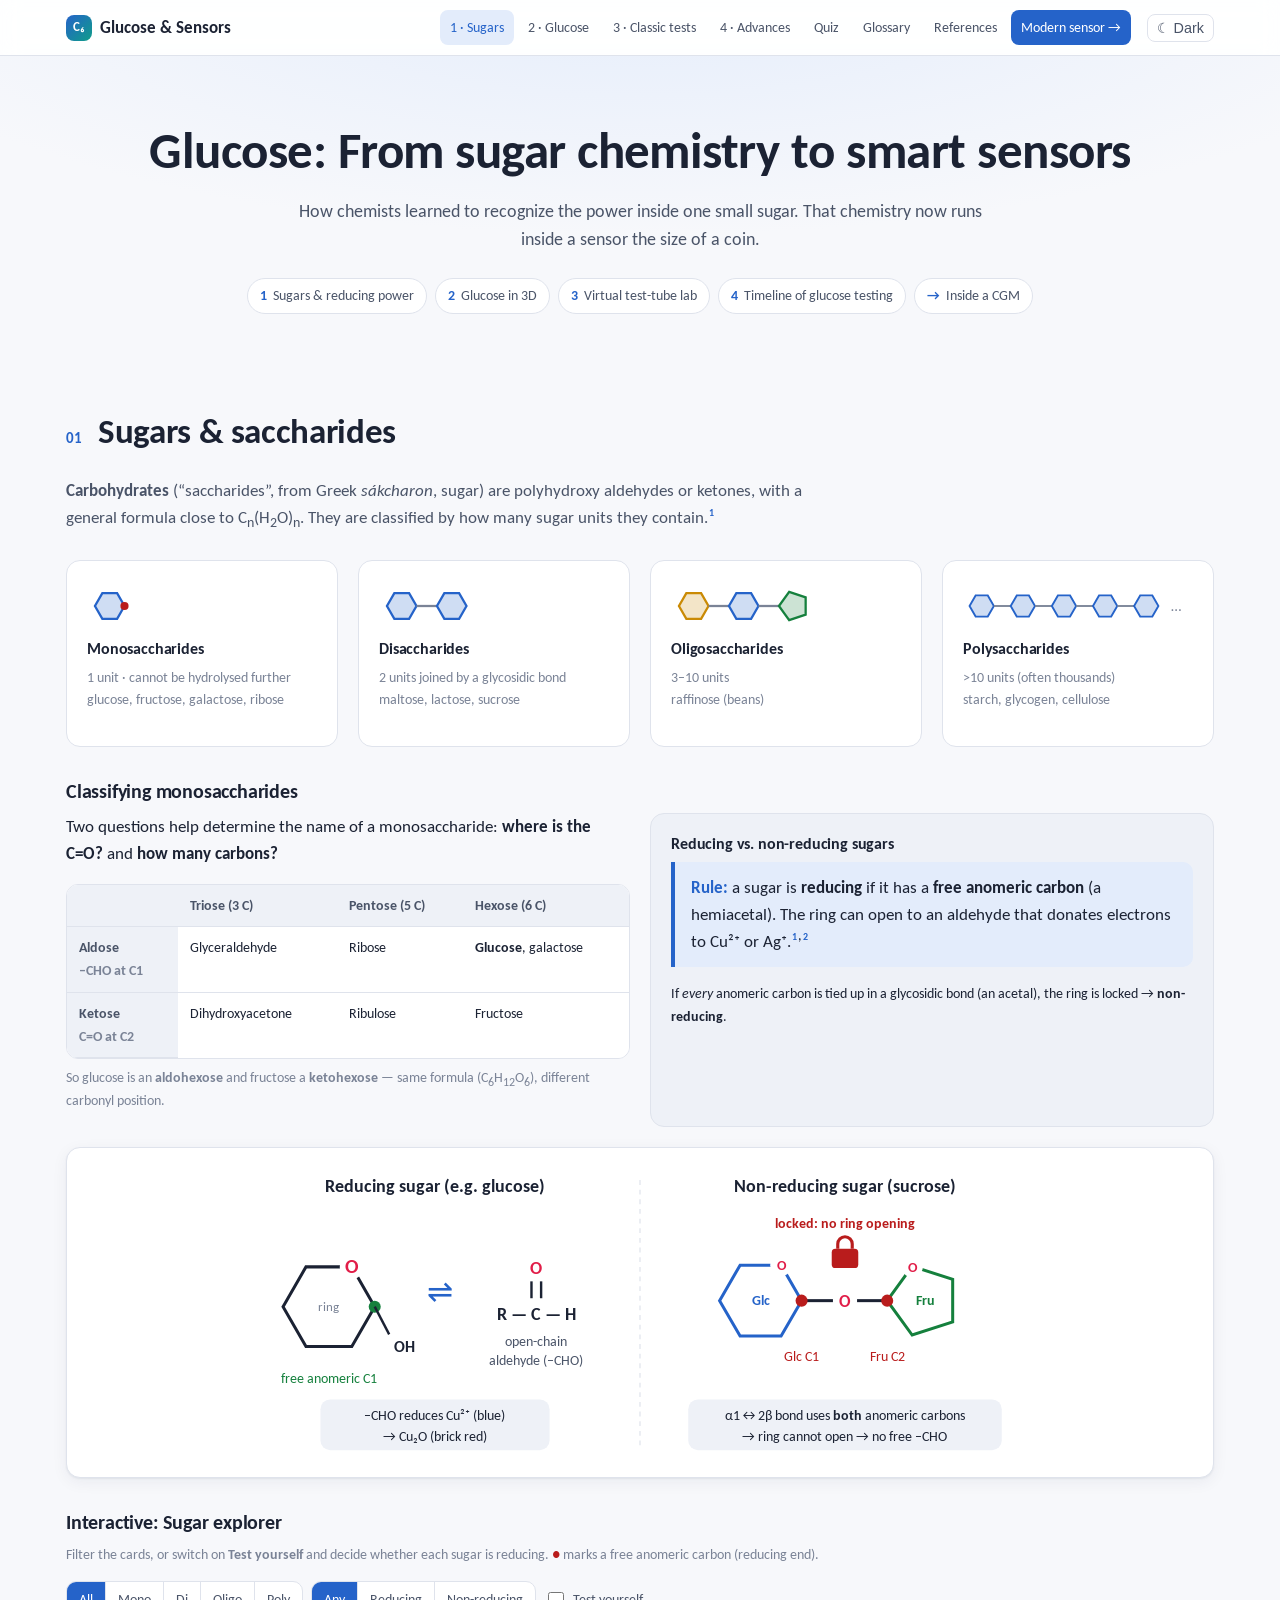
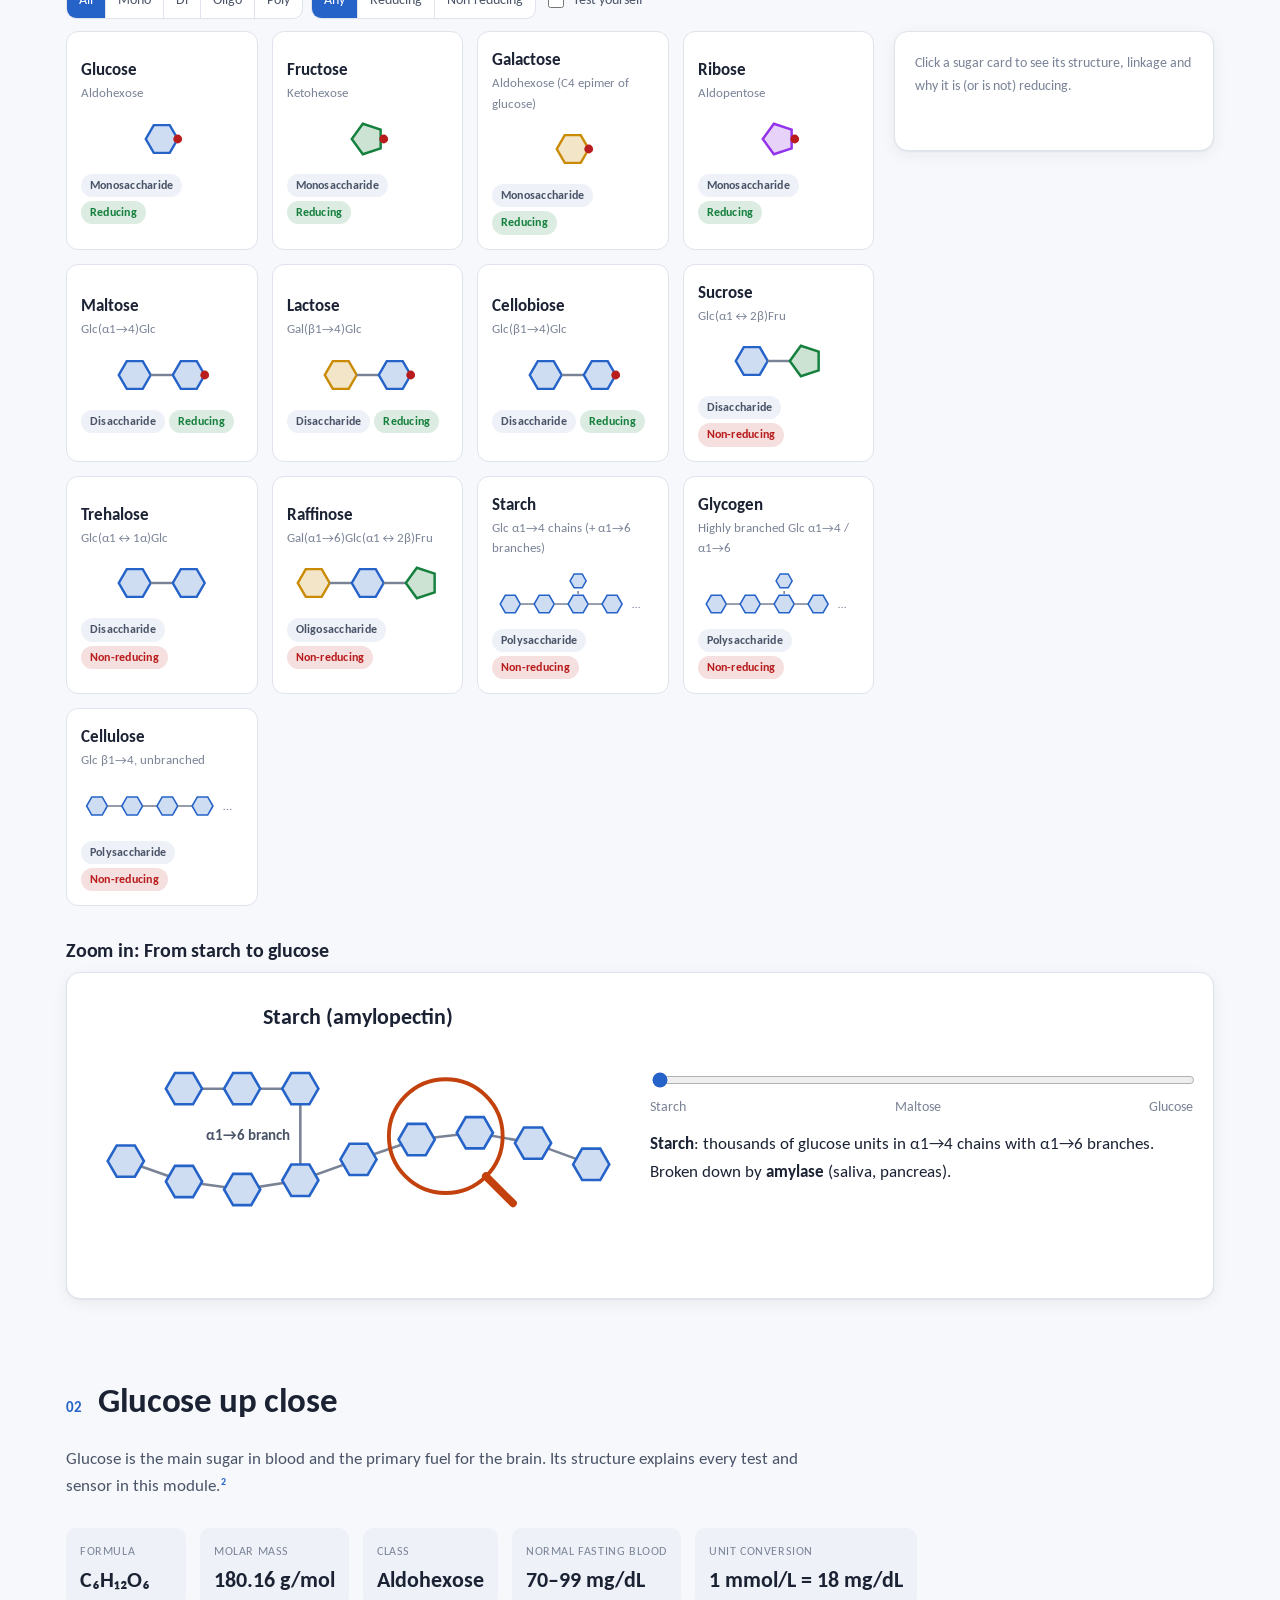
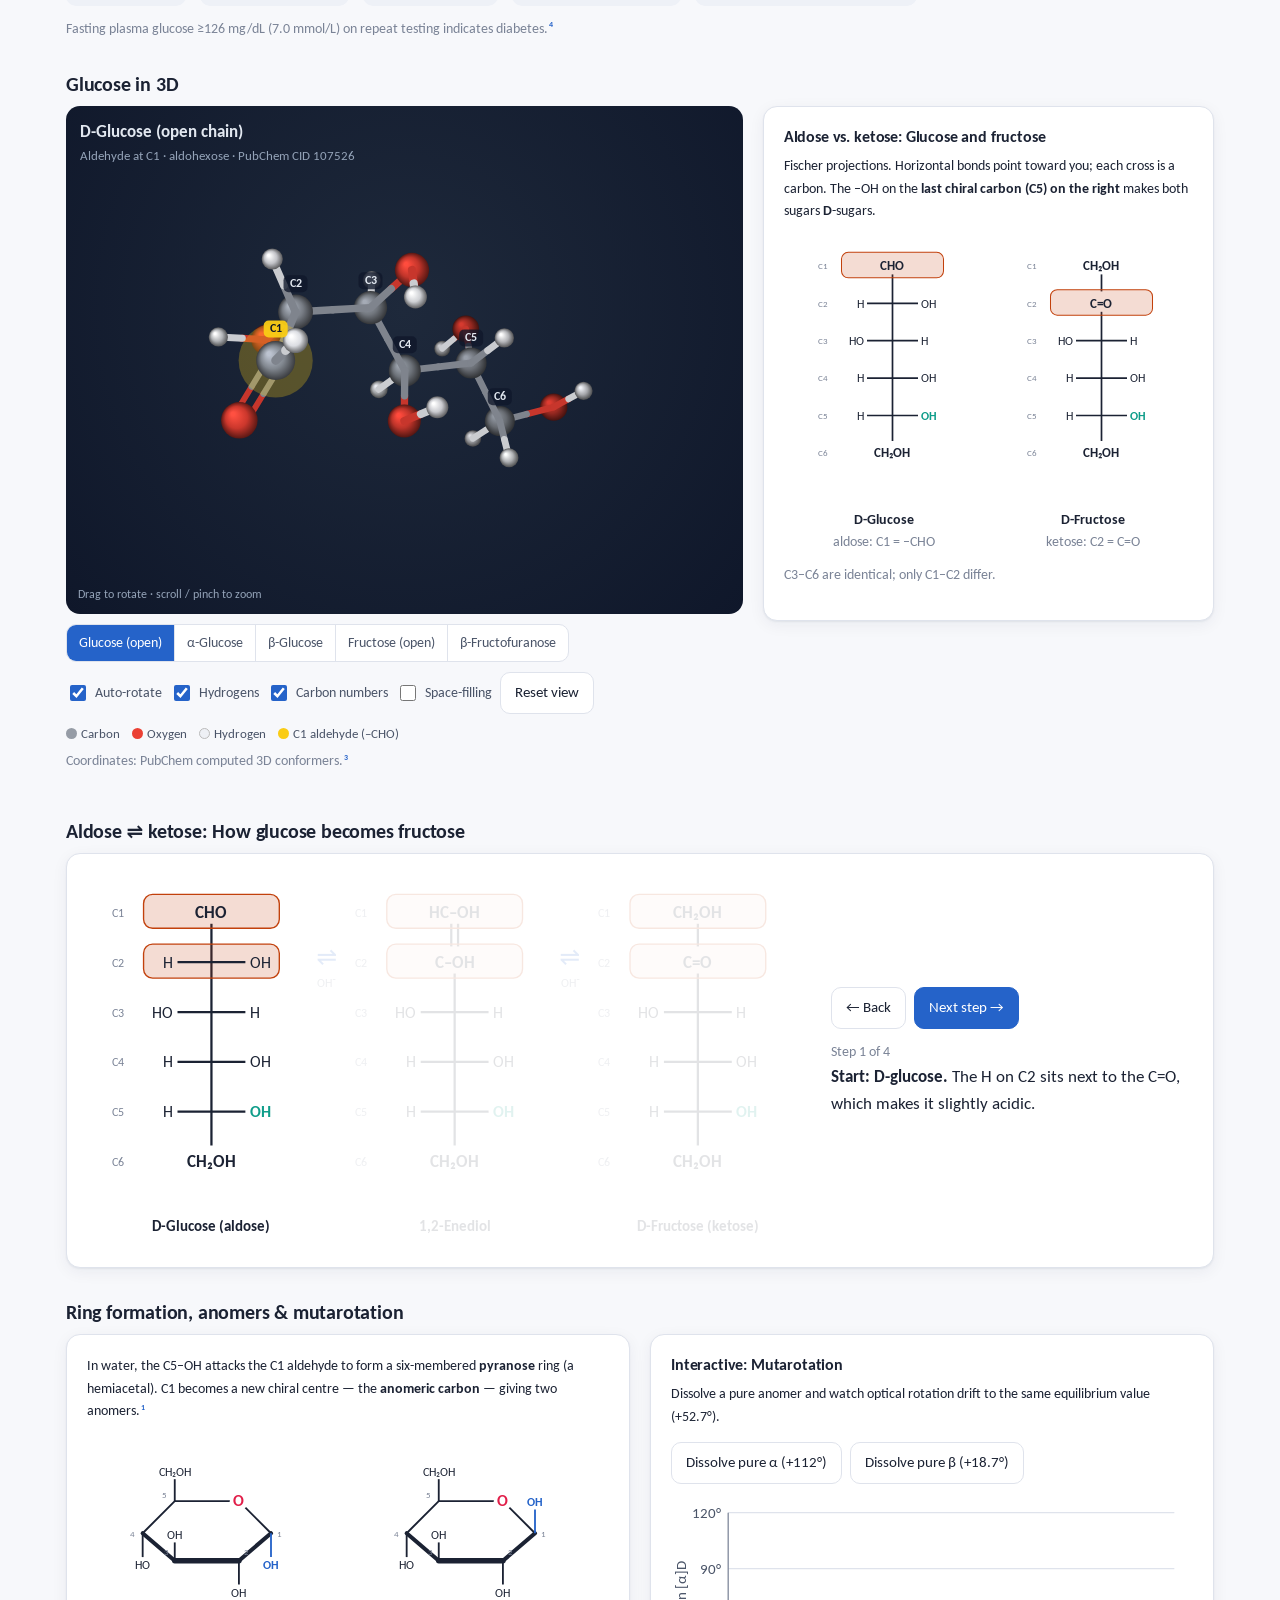
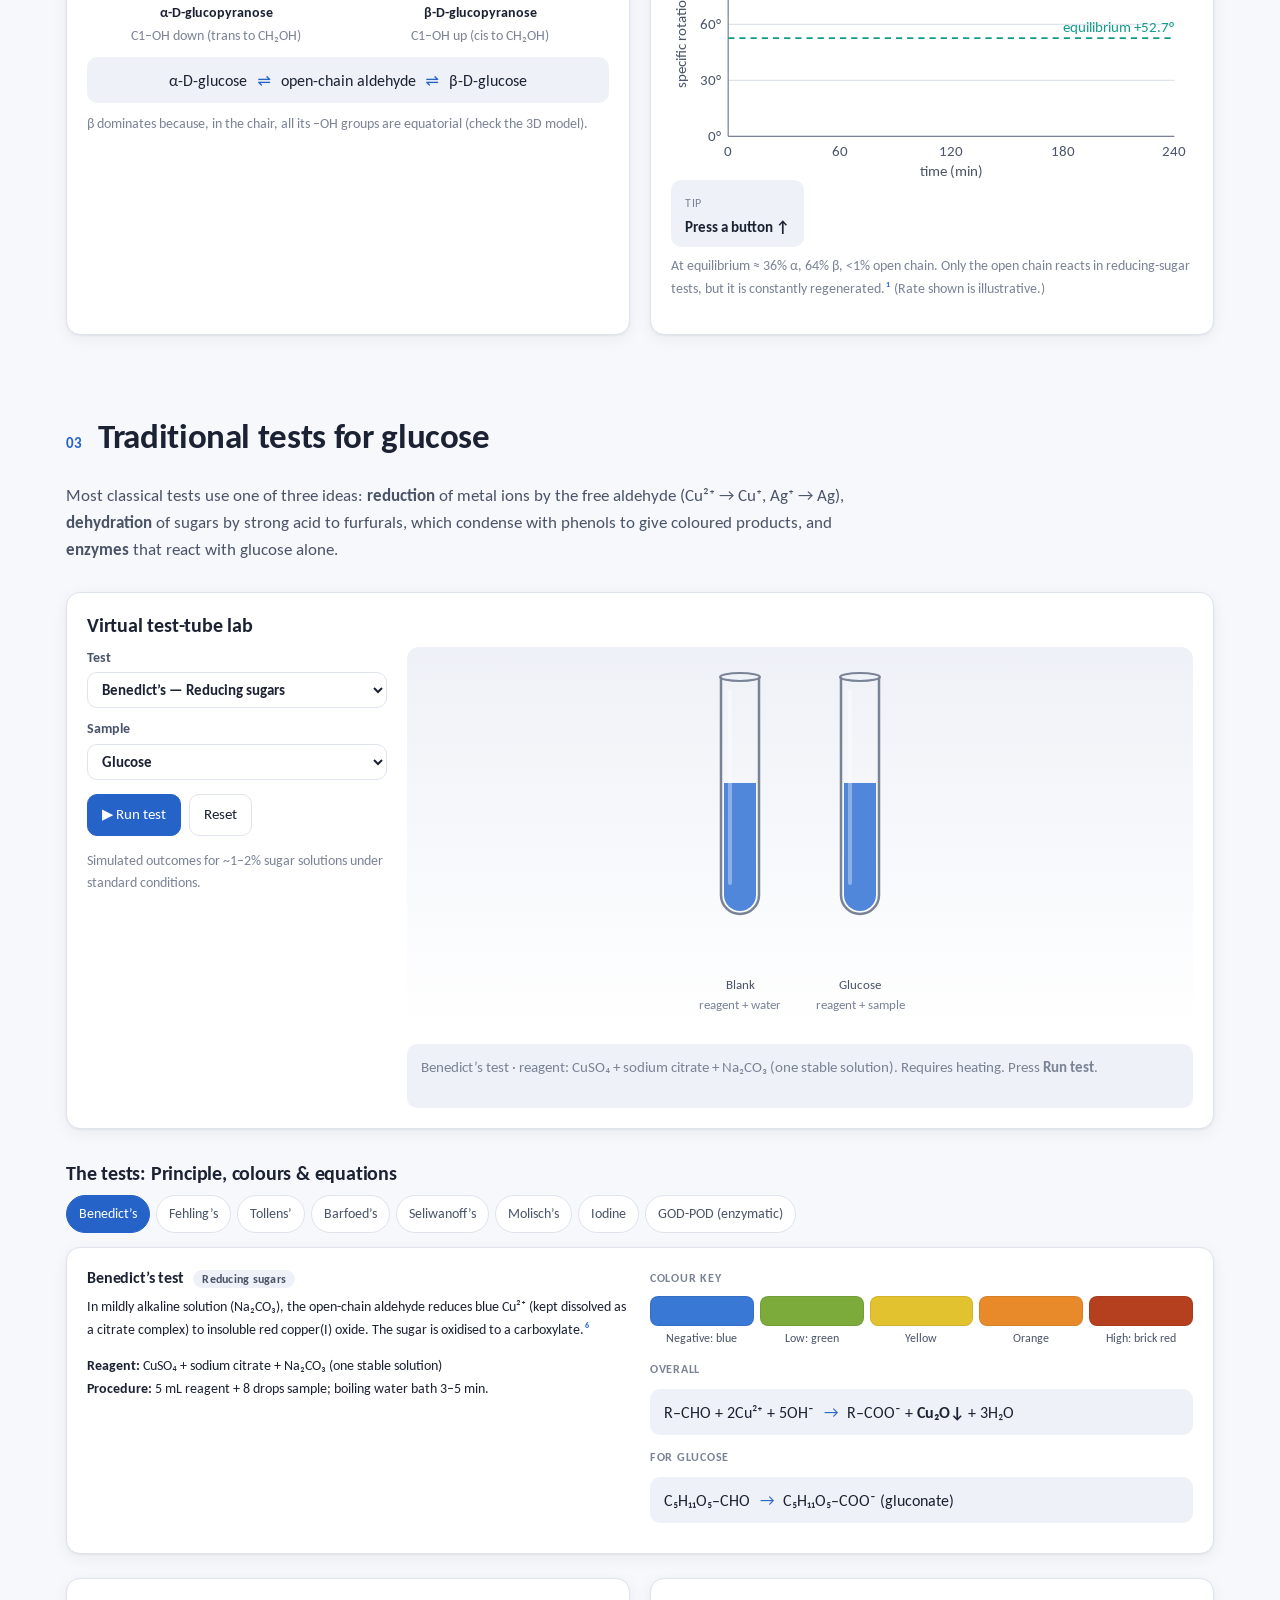
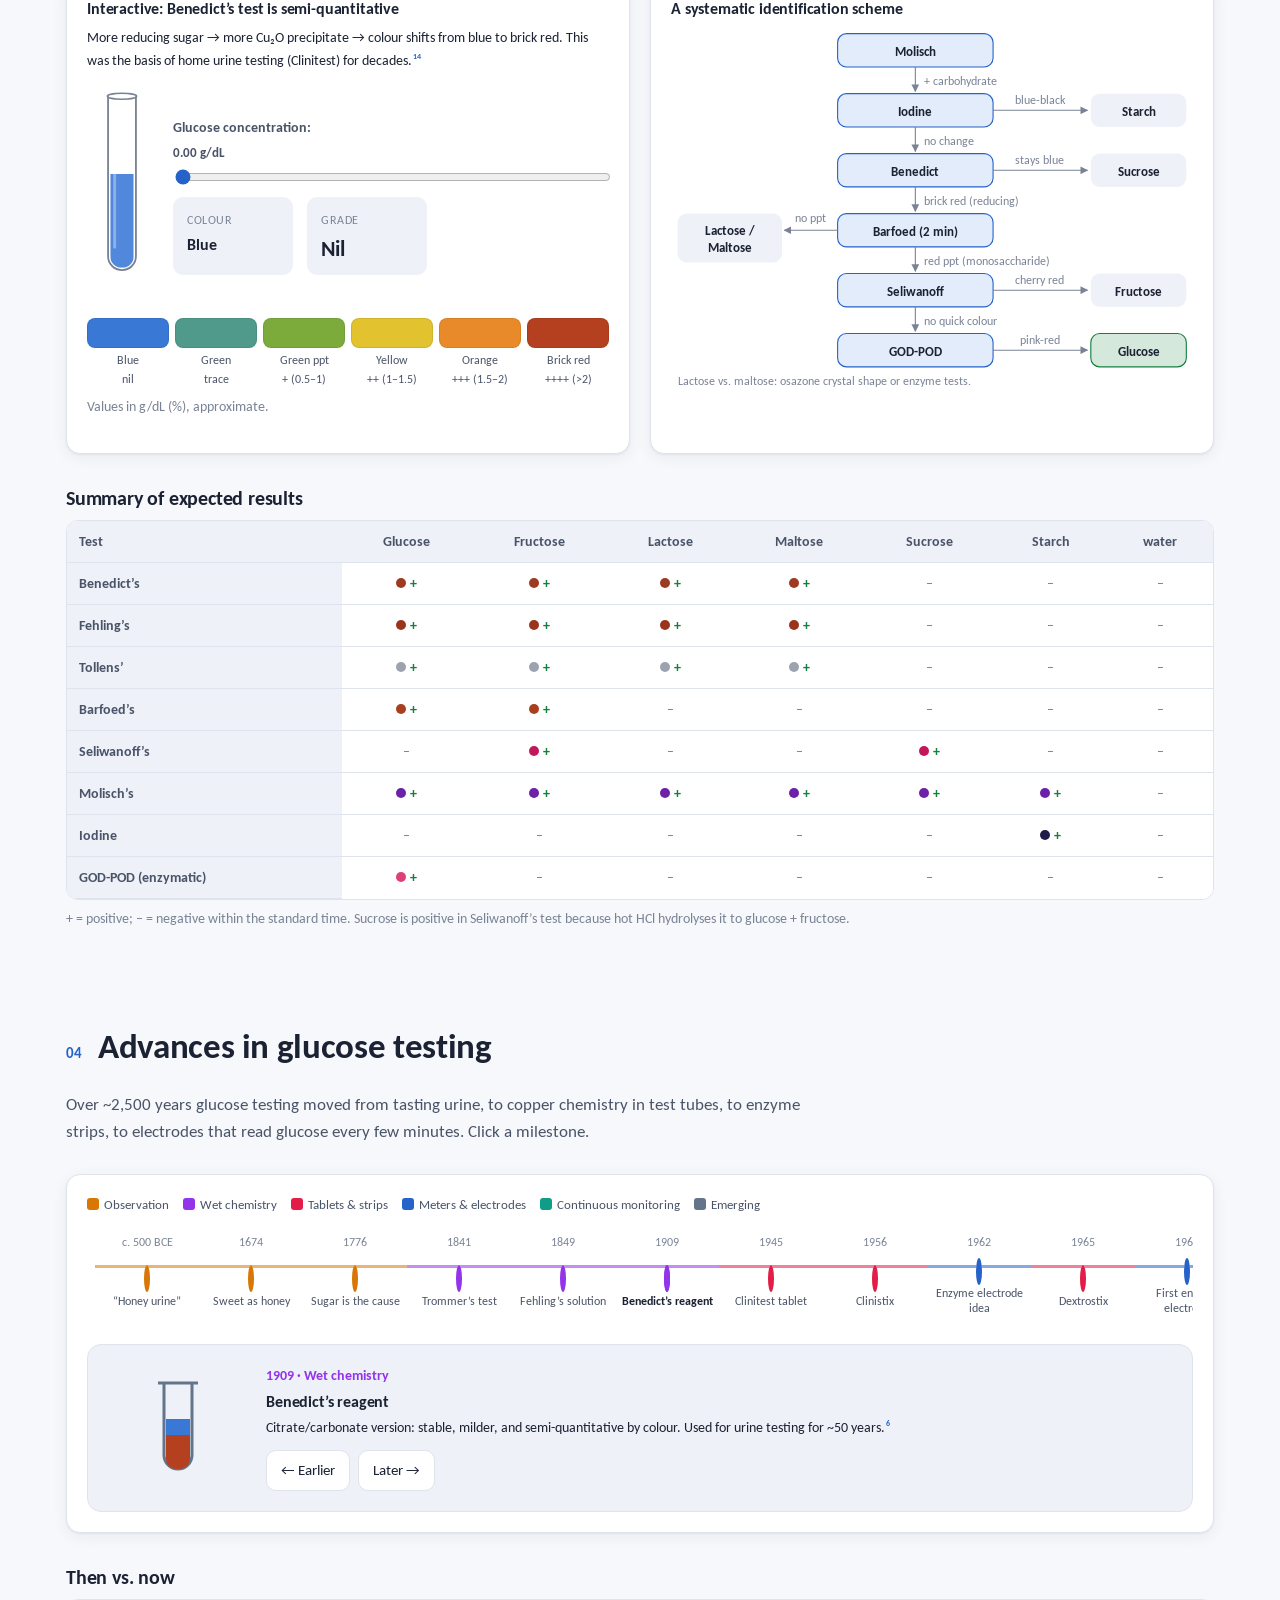
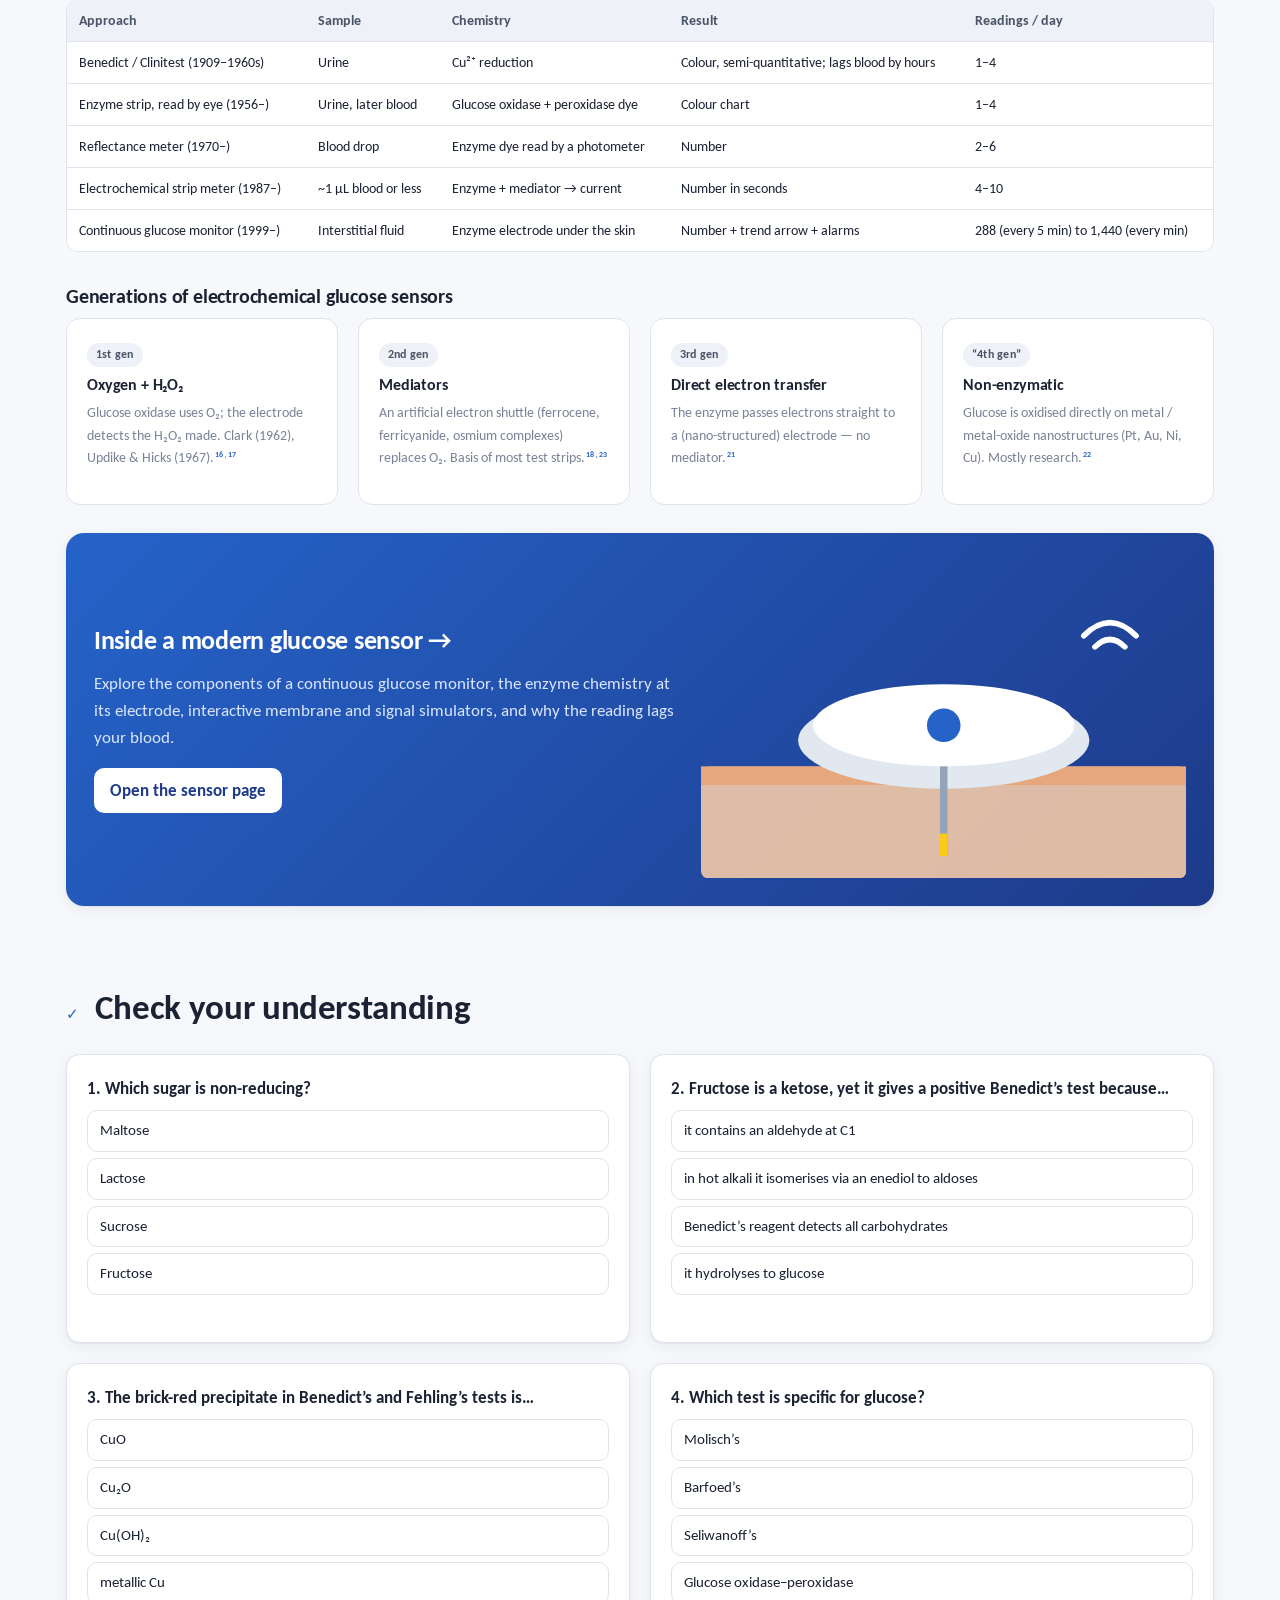
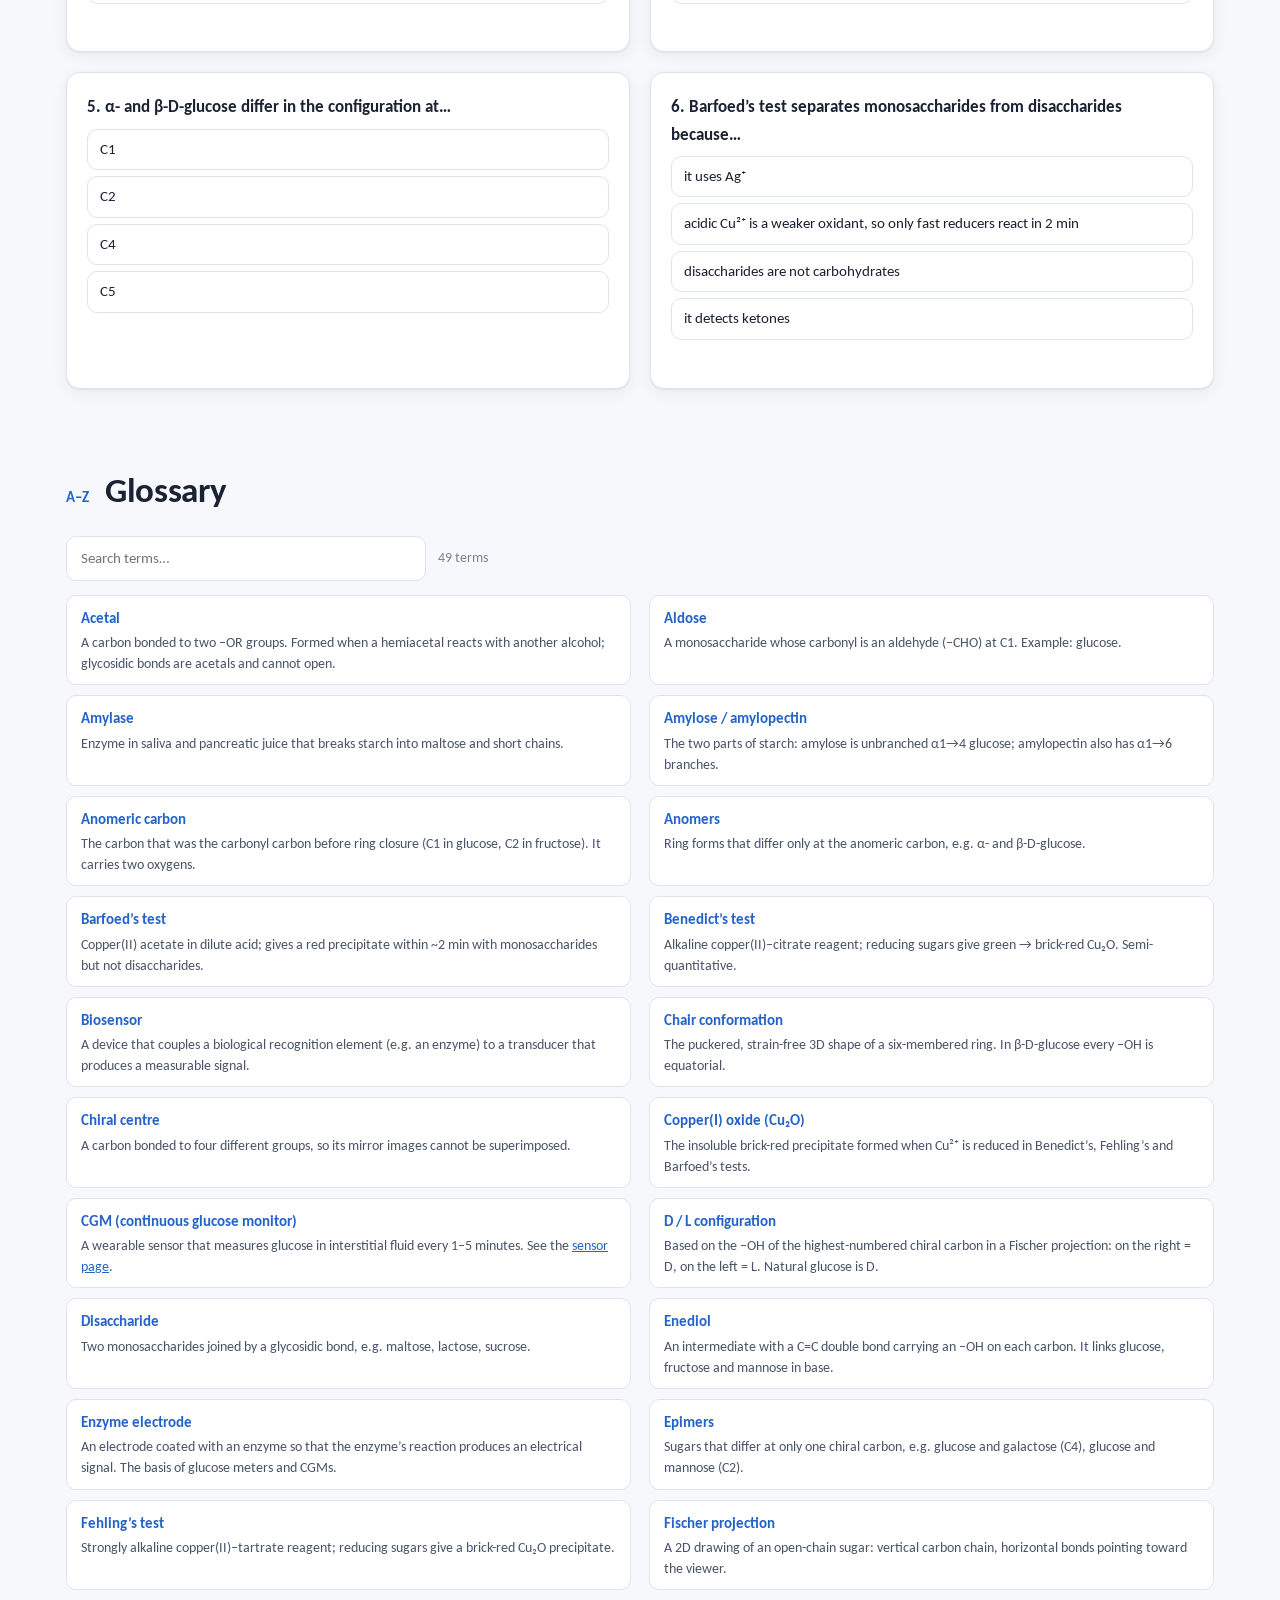
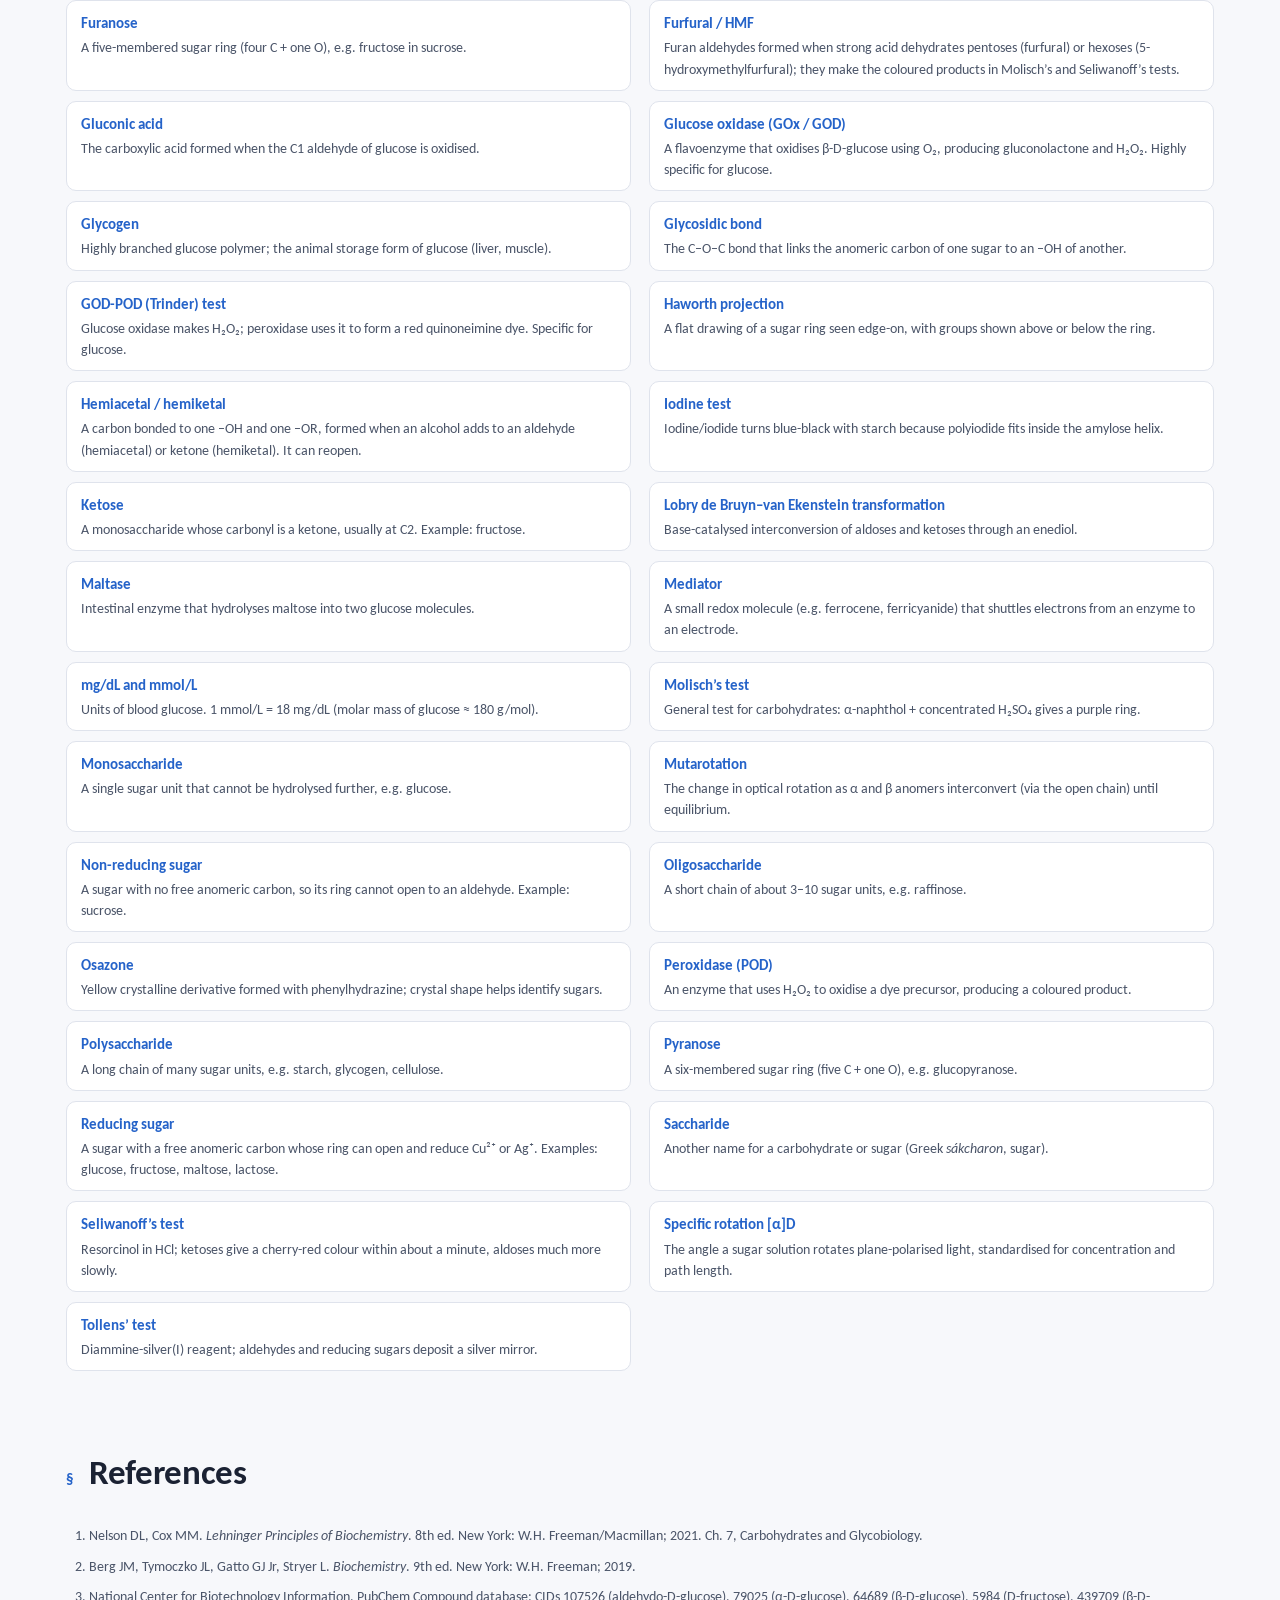
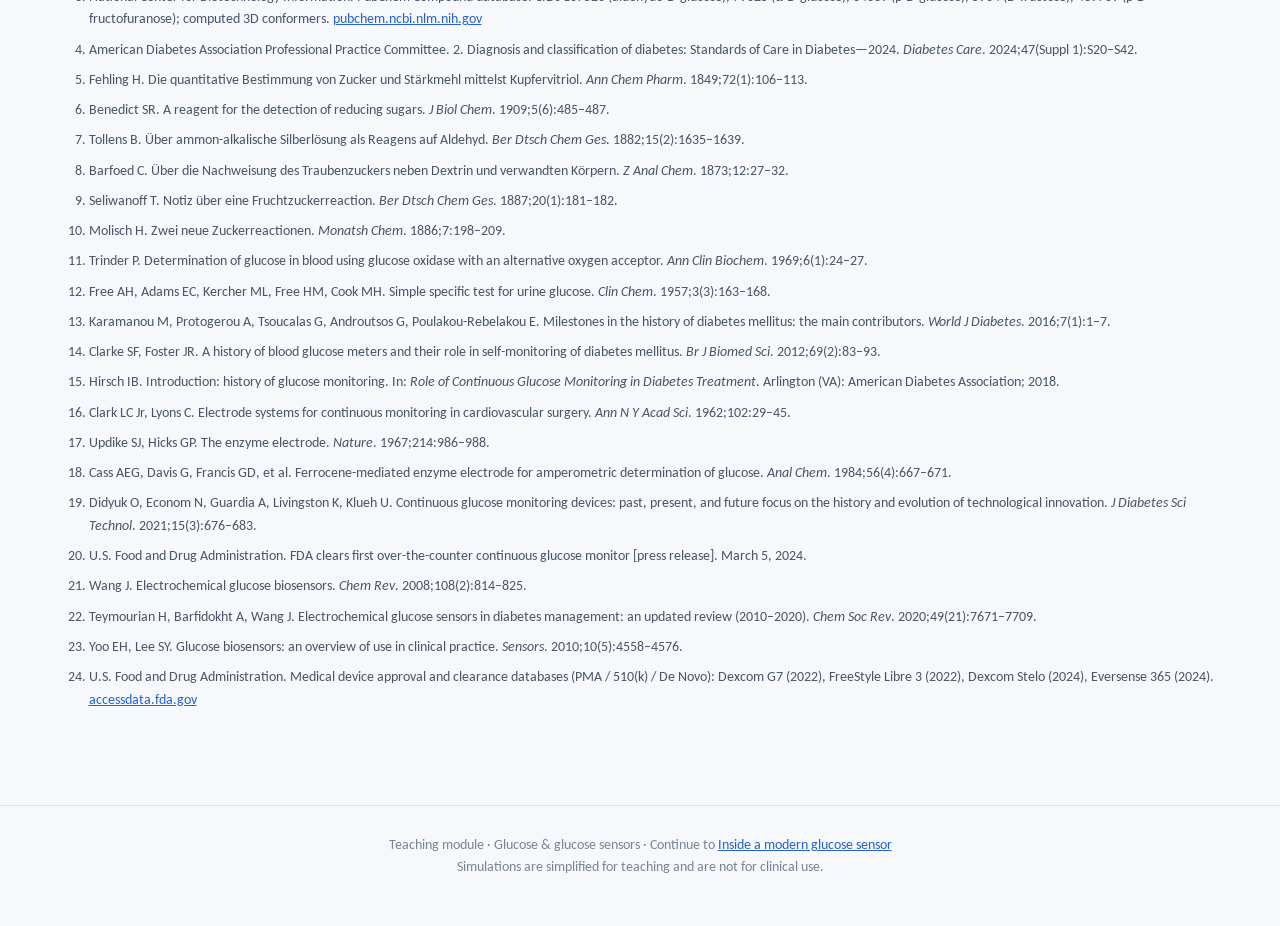
<file: index.html>
<!doctype html>
<html lang="en">
<head>
<meta charset="utf-8">
<meta name="viewport" content="width=device-width, initial-scale=1">
<title>Glucose: From sugar chemistry to smart sensors</title>
<meta name="description" content="A teaching module on sugars, the structure of glucose, classical tests for glucose, and the evolution of glucose sensors.">
<link rel="preconnect" href="https://fonts.googleapis.com">
<link rel="preconnect" href="https://fonts.gstatic.com" crossorigin>
<link rel="stylesheet" href="https://fonts.googleapis.com/css2?family=Carlito:ital,wght@0,400;0,700;1,400;1,700&display=swap">
<link rel="stylesheet" href="assets/css/style.css?v=5">
</head>
<body>

<header class="topbar">
  <div class="inner">
    <a class="brand" href="index.html"><span class="dot">C₆</span> Glucose &amp; Sensors</a>
    <nav class="nav" aria-label="Sections">
      <a href="#sugars">1 · Sugars</a>
      <a href="#glucose">2 · Glucose</a>
      <a href="#tests">3 · Classic tests</a>
      <a href="#advances">4 · Advances</a>
      <a href="#check">Quiz</a>
      <a href="#glossary">Glossary</a>
      <a href="#references">References</a>
      <a class="cta" href="sensor.html">Modern sensor →</a>
    </nav>
    <button class="theme-btn" type="button">☾ Dark</button>
  </div>
</header>

<div class="hero">
  <h1>Glucose: From sugar chemistry to smart sensors</h1>
  <p class="lede">How chemists learned to recognize the power inside one small sugar. That chemistry now runs inside a sensor the size of a coin.</p>
  <div class="chips">
    <a class="chip" href="#sugars"><b>1</b> Sugars &amp; reducing power</a>
    <a class="chip" href="#glucose"><b>2</b> Glucose in 3D</a>
    <a class="chip" href="#tests"><b>3</b> Virtual test-tube lab</a>
    <a class="chip" href="#advances"><b>4</b> Timeline of glucose testing</a>
    <a class="chip" href="sensor.html"><b>→</b> Inside a CGM</a>
  </div>
</div>

<!-- ======================= 1. SUGARS ======================= -->
<section class="module" id="sugars">
  <div class="section-head"><span class="section-num">01</span><h2>Sugars &amp; saccharides</h2></div>
  <p class="section-intro"><b>Carbohydrates</b> (“saccharides”, from Greek <i>sákcharon</i>, sugar) are polyhydroxy aldehydes or ketones, with a general formula close to C<sub>n</sub>(H<sub>2</sub>O)<sub>n</sub>. They are classified by how many sugar units they contain.<sup class="cite"><a href="#ref-1">1</a></sup></p>

  <div class="grid g4">
    <div class="card flat"><div class="sicon" data-units="G"></div><h4>Monosaccharides</h4><p class="small muted">1 unit · cannot be hydrolysed further<br>glucose, fructose, galactose, ribose</p></div>
    <div class="card flat"><div class="sicon" data-units="G,G"></div><h4>Disaccharides</h4><p class="small muted">2 units joined by a glycosidic bond<br>maltose, lactose, sucrose</p></div>
    <div class="card flat"><div class="sicon" data-units="Ga,G,F"></div><h4>Oligosaccharides</h4><p class="small muted">3–10 units<br>raffinose (beans)</p></div>
    <div class="card flat"><div class="sicon" data-units="G,G,G,G,G,…"></div><h4>Polysaccharides</h4><p class="small muted">&gt;10 units (often thousands)<br>starch, glycogen, cellulose</p></div>
  </div>

  <h3>Classifying monosaccharides</h3>
  <div class="grid g2">
    <div>
      <p>Two questions help determine the name of a monosaccharide: <b>where is the C=O?</b> and <b>how many carbons?</b></p>
      <div class="table-wrap">
        <table>
          <thead><tr><th></th><th>Triose (3 C)</th><th>Pentose (5 C)</th><th>Hexose (6 C)</th></tr></thead>
          <tbody>
            <tr><th>Aldose<br><span class="small muted">–CHO at C1</span></th><td>Glyceraldehyde</td><td>Ribose</td><td><b>Glucose</b>, galactose</td></tr>
            <tr><th>Ketose<br><span class="small muted">C=O at C2</span></th><td>Dihydroxyacetone</td><td>Ribulose</td><td>Fructose</td></tr>
          </tbody>
        </table>
      </div>
      <p class="small muted" style="margin-top:8px">So glucose is an <b>aldohexose</b> and fructose a <b>ketohexose</b> — same formula (C<sub>6</sub>H<sub>12</sub>O<sub>6</sub>), different carbonyl position.</p>
    </div>
    <div class="card tint">
      <h4>Reducing vs. non-reducing sugars</h4>
      <div class="key-idea" style="margin-top:6px"><b>Rule:</b> a sugar is <b>reducing</b> if it has a <b>free anomeric carbon</b> (a hemiacetal). The ring can open to an aldehyde that donates electrons to Cu²⁺ or Ag⁺.<sup class="cite"><a href="#ref-1">1</a>,<a href="#ref-2">2</a></sup></div>
      <p class="small">If <i>every</i> anomeric carbon is tied up in a glycosidic bond (an acetal), the ring is locked → <b>non-reducing</b>.</p>
    </div>
  </div>

  <div class="card" style="margin-top:20px">
    <svg class="diagram" viewBox="0 0 680 240" style="max-width:820px;margin:0 auto" role="img" aria-label="Reducing sugar ring opens to an aldehyde; in sucrose both anomeric carbons are locked">
      <g transform="translate(2,0)">
      <text x="168" y="20" text-anchor="middle" font-weight="700" font-size="15">Reducing sugar (e.g. glucose)</text>
      <polygon class="ln" stroke-width="2.5" points="118,115 99,82 61,82 42,115 61,148 99,148"/>
      <circle cx="99" cy="82" r="10" fill="var(--surface)"/><text x="99" y="87" text-anchor="middle" font-weight="700" fill="#e11d48" style="fill:#e11d48">O</text>
      <circle cx="118" cy="115" r="5" fill="var(--good)" style="fill:var(--good)"/>
      <line class="ln" x1="118" y1="115" x2="130" y2="138" stroke-width="2"/><text x="134" y="153" font-size="13" font-weight="600">OH</text>
      <text x="80" y="119" text-anchor="middle" font-size="11" class="t3">ring</text>
      <text x="80" y="178" text-anchor="middle" font-size="11.5" style="fill:var(--good)">free anomeric C1</text>
      <text x="172" y="111" text-anchor="middle" font-size="26" class="acc" style="fill:var(--accent)">⇌</text>
      <text x="252" y="88" text-anchor="middle" font-weight="700" font-size="15" style="fill:#e11d48">O</text>
      <line x1="248" y1="94" x2="248" y2="108" class="ln" stroke-width="2"/><line x1="256" y1="94" x2="256" y2="108" class="ln" stroke-width="2"/>
      <text x="252" y="126" text-anchor="middle" font-size="15" font-weight="600">R — C — H</text>
      <text x="252" y="148" text-anchor="middle" font-size="12" class="t2">open-chain</text><text x="252" y="163" text-anchor="middle" font-size="12" class="t2">aldehyde (–CHO)</text>
      <rect x="73" y="192" width="190" height="42" rx="8" fill="var(--surface-2)" style="fill:var(--surface-2)"/>
      <text x="168" y="209" text-anchor="middle" font-size="12">–CHO reduces Cu²⁺ (blue)</text>
      <text x="168" y="226" text-anchor="middle" font-size="12">→ Cu₂O (brick red)</text>
      </g>

      <line x1="340" y1="10" x2="340" y2="232" stroke="var(--line)" style="stroke:var(--line)" stroke-dasharray="4 4"/>

      <g transform="translate(30,0)">
      <text x="480" y="20" text-anchor="middle" font-weight="700" font-size="15">Non-reducing sugar (sucrose)</text>
      <polygon points="444,110 427,80.6 393,80.6 376,110 393,139.4 427,139.4" fill="none" stroke="var(--glc)" style="stroke:var(--glc)" stroke-width="2.5"/>
      <circle cx="427" cy="80.6" r="9" fill="var(--surface)" style="fill:var(--surface)"/><text x="427" y="85" text-anchor="middle" font-size="12" font-weight="700" style="fill:#e11d48">O</text>
      <text x="410" y="114" text-anchor="middle" font-size="12" style="fill:var(--glc)" font-weight="700">Glc</text>
      <polygon points="515,110 535.7,81.5 569.3,92.4 569.3,127.6 535.7,138.5" fill="none" stroke="var(--fru)" style="stroke:var(--fru)" stroke-width="2.5"/>
      <circle cx="535.7" cy="81.5" r="9" fill="var(--surface)" style="fill:var(--surface)"/><text x="535.7" y="86" text-anchor="middle" font-size="12" font-weight="700" style="fill:#e11d48">O</text>
      <text x="547" y="114" text-anchor="middle" font-size="12" style="fill:var(--fru)" font-weight="700">Fru</text>
      <line x1="444" y1="110" x2="470" y2="110" class="ln" stroke-width="2.5"/><line x1="490" y1="110" x2="515" y2="110" class="ln" stroke-width="2.5"/>
      <text x="480" y="115" text-anchor="middle" font-weight="700" font-size="14" style="fill:#e11d48">O</text>
      <circle cx="444" cy="110" r="5" style="fill:var(--bad)"/><circle cx="515" cy="110" r="5" style="fill:var(--bad)"/>
      <text x="444" y="160" text-anchor="middle" font-size="11.5" style="fill:var(--bad)">Glc C1</text>
      <text x="515" y="160" text-anchor="middle" font-size="11.5" style="fill:var(--bad)">Fru C2</text>
      <text x="480" y="50" text-anchor="middle" font-size="11.5" font-weight="600" style="fill:var(--bad)">locked: no ring opening</text>
      <g transform="translate(469,58)" style="fill:var(--bad)"><rect x="0" y="9" width="22" height="16" rx="3"/><path d="M5 9 V5 a6 6 0 0 1 12 0 V9" fill="none" stroke="var(--bad)" style="stroke:var(--bad)" stroke-width="2.6"/></g>
      <rect x="350" y="192" width="260" height="42" rx="8" fill="var(--surface-2)" style="fill:var(--surface-2)"/>
      <text x="480" y="209" text-anchor="middle" font-size="12">α1↔2β bond uses <tspan font-weight="700">both</tspan> anomeric carbons</text>
      <text x="480" y="226" text-anchor="middle" font-size="12">→ ring cannot open → no free –CHO</text>
      </g>
    </svg>
  </div>

  <h3>Interactive: Sugar explorer</h3>
  <p class="small muted">Filter the cards, or switch on <b>Test yourself</b> and decide whether each sugar is reducing. <span style="color:var(--bad)">●</span> marks a free anomeric carbon (reducing end).</p>
  <div class="btn-row" style="margin-bottom:12px; align-items:center">
    <div class="seg" id="sugarFilterSize">
      <button class="on" data-f="all">All</button><button data-f="mono">Mono</button><button data-f="di">Di</button><button data-f="oligo">Oligo</button><button data-f="poly">Poly</button>
    </div>
    <div class="seg" id="sugarFilterRed">
      <button class="on" data-f="all">Any</button><button data-f="red">Reducing</button><button data-f="non">Non-reducing</button>
    </div>
    <label class="toggle"><input type="checkbox" id="sugarQuiz"> Test yourself</label>
    <span class="small muted" id="sugarScore"></span>
  </div>
  <div class="grid" style="grid-template-columns: minmax(0,1fr) 320px; align-items:start" id="sugarLayout">
    <div class="sugar-grid" id="sugarGrid"></div>
    <div class="card sugar-detail" id="sugarDetail"><p class="muted small">Click a sugar card to see its structure, linkage and why it is (or is not) reducing.</p></div>
  </div>

  <h3>Zoom in: From starch to glucose</h3>
  <div class="card">
    <div class="grid g2" style="align-items:center">
      <div>
        <svg class="diagram" id="zoomSvg" viewBox="0 0 420 220" role="img" aria-label="Zooming from starch to maltose to glucose"></svg>
      </div>
      <div>
        <input type="range" min="0" max="2" step="1" value="0" id="zoomRange" aria-label="Zoom level">
        <div style="display:flex; justify-content:space-between" class="small muted"><span>Starch</span><span>Maltose</span><span>Glucose</span></div>
        <div id="zoomText" style="margin-top:12px"></div>
      </div>
    </div>
  </div>
</section>

<!-- ======================= 2. GLUCOSE ======================= -->
<section class="module" id="glucose">
  <div class="section-head"><span class="section-num">02</span><h2>Glucose up close</h2></div>
  <p class="section-intro">Glucose is the main sugar in blood and the primary fuel for the brain. Its structure explains every test and sensor in this module.<sup class="cite"><a href="#ref-2">2</a></sup></p>

  <div class="readout" style="margin-bottom:20px">
    <div class="r"><span>Formula</span><b>C₆H₁₂O₆</b></div>
    <div class="r"><span>Molar mass</span><b>180.16 g/mol</b></div>
    <div class="r"><span>Class</span><b>Aldohexose</b></div>
    <div class="r"><span>Normal fasting blood</span><b>70–99 mg/dL</b></div>
    <div class="r"><span>Unit conversion</span><b>1 mmol/L = 18 mg/dL</b></div>
  </div>
  <p class="small muted" style="margin-top:-8px">Fasting plasma glucose ≥126 mg/dL (7.0 mmol/L) on repeat testing indicates diabetes.<sup class="cite"><a href="#ref-4">4</a></sup></p>

  <h3>Glucose in 3D</h3>
  <div class="grid" style="grid-template-columns: minmax(0,1.5fr) minmax(0,1fr); align-items:start" id="molLayout">
    <div>
      <div class="mol-wrap"><canvas id="molCanvas" aria-label="Rotatable 3D model of glucose"></canvas>
        <div class="mol-title" id="molTitle"></div>
        <div class="mol-hint">Drag to rotate · scroll / pinch to zoom</div>
      </div>
      <div class="btn-row" style="margin-top:10px">
        <div class="seg" id="molSel">
          <button class="on" data-m="glucose-open">Glucose (open)</button>
          <button data-m="glucose-alpha">α-Glucose</button>
          <button data-m="glucose-beta">β-Glucose</button>
          <button data-m="fructose-open">Fructose (open)</button>
          <button data-m="fructose-beta">β-Fructofuranose</button>
        </div>
      </div>
      <div class="btn-row" style="margin-top:10px; align-items:center">
        <label class="toggle"><input type="checkbox" id="molAuto" checked> Auto-rotate</label>
        <label class="toggle"><input type="checkbox" id="molH" checked> Hydrogens</label>
        <label class="toggle"><input type="checkbox" id="molLbl" checked> Carbon numbers</label>
        <label class="toggle"><input type="checkbox" id="molSpace"> Space-filling</label>
        <button class="btn" id="molReset" type="button">Reset view</button>
      </div>
      <div class="legend" style="margin-top:10px"><span><i style="background:#969ca6"></i>Carbon</span><span><i style="background:#eb4034"></i>Oxygen</span><span><i style="background:#eef0f5;border:1px solid #bbb"></i>Hydrogen</span><span><i style="background:#facc15"></i><span id="molHlNote">Functional carbon</span></span></div>
      <p class="small muted" style="margin-top:6px">Coordinates: PubChem computed 3D conformers.<sup class="cite"><a href="#ref-3">3</a></sup></p>
    </div>
    <div class="card">
      <h4>Aldose vs. ketose: Glucose and fructose</h4>
      <p class="small">Fischer projections. Horizontal bonds point toward you; each cross is a carbon. The –OH on the <b>last chiral carbon (C5) on the right</b> makes both sugars <b>D</b>-sugars.</p>
      <div style="display:flex; gap:8px; justify-content:space-around">
        <div class="center"><svg class="diagram" id="fischerGlc" role="img" aria-label="Fischer projection of D-glucose" viewBox="0 0 200 320" style="max-width:170px"></svg><div class="small"><b>D-Glucose</b><br><span class="muted">aldose: C1 = –CHO</span></div></div>
        <div class="center"><svg class="diagram" id="fischerFru" role="img" aria-label="Fischer projection of D-fructose" viewBox="0 0 200 320" style="max-width:170px"></svg><div class="small"><b>D-Fructose</b><br><span class="muted">ketose: C2 = C=O</span></div></div>
      </div>
      <p class="small muted" style="margin-top:10px">C3–C6 are identical; only C1–C2 differ.</p>
    </div>
  </div>

  <h3>Aldose ⇌ ketose: How glucose becomes fructose</h3>
  <div class="card">
    <div class="grid" style="grid-template-columns: minmax(0,2fr) minmax(0,1fr); align-items:center" id="enediolLayout">
      <svg class="diagram" id="enediolSvg" viewBox="0 0 640 330" role="img" aria-label="Glucose to enediol to fructose"></svg>
      <div>
        <div class="btn-row"><button class="btn" id="enePrev" type="button">← Back</button><button class="btn primary" id="eneNext" type="button">Next step →</button></div>
        <div id="eneText" style="margin-top:12px"></div>
      </div>
    </div>
  </div>

  <h3>Ring formation, anomers &amp; mutarotation</h3>
  <div class="grid g2">
    <div class="card">
      <p class="small">In water, the C5–OH attacks the C1 aldehyde to form a six-membered <b>pyranose</b> ring (a hemiacetal). C1 becomes a new chiral centre — the <b>anomeric carbon</b> — giving two anomers.<sup class="cite"><a href="#ref-1">1</a></sup></p>
      <div style="display:flex; gap:6px; justify-content:space-around; flex-wrap:wrap">
        <div class="center"><svg class="diagram" id="haworthA" role="img" aria-label="Haworth projection of alpha-D-glucopyranose" viewBox="0 0 240 180" style="max-width:220px"></svg><div class="small"><b>α-D-glucopyranose</b><br><span class="muted">C1–OH down (trans to CH₂OH)</span></div></div>
        <div class="center"><svg class="diagram" id="haworthB" role="img" aria-label="Haworth projection of beta-D-glucopyranose" viewBox="0 0 240 180" style="max-width:220px"></svg><div class="small"><b>β-D-glucopyranose</b><br><span class="muted">C1–OH up (cis to CH₂OH)</span></div></div>
      </div>
      <div class="eq" style="text-align:center">α-D-glucose <span class="arrow">⇌</span> open-chain aldehyde <span class="arrow">⇌</span> β-D-glucose</div>
      <p class="small muted">β dominates because, in the chair, all its –OH groups are equatorial (check the 3D model).</p>
    </div>
    <div class="card">
      <h4>Interactive: Mutarotation</h4>
      <p class="small">Dissolve a pure anomer and watch optical rotation drift to the same equilibrium value (+52.7°).</p>
      <div class="btn-row"><button class="btn" id="mutA" type="button">Dissolve pure α (+112°)</button><button class="btn" id="mutB" type="button">Dissolve pure β (+18.7°)</button></div>
      <svg class="chart" id="mutChart" viewBox="0 0 420 230" style="margin-top:10px"></svg>
      <div class="readout" id="mutReadout"></div>
      <p class="small muted" style="margin-top:8px">At equilibrium ≈ 36% α, 64% β, &lt;1% open chain. Only the open chain reacts in reducing-sugar tests, but it is constantly regenerated.<sup class="cite"><a href="#ref-1">1</a></sup> (Rate shown is illustrative.)</p>
    </div>
  </div>
</section>

<!-- ======================= 3. TESTS ======================= -->
<section class="module" id="tests">
  <div class="section-head"><span class="section-num">03</span><h2>Traditional tests for glucose</h2></div>
  <p class="section-intro">Most classical tests use one of three ideas: <b>reduction</b> of metal ions by the free aldehyde (Cu²⁺ → Cu⁺, Ag⁺ → Ag), <b>dehydration</b> of sugars by strong acid to furfurals, which condense with phenols to give coloured products, and <b>enzymes</b> that react with glucose alone.</p>

  <div class="card">
    <h3 style="margin-top:0">Virtual test-tube lab</h3>
    <div class="lab">
      <div>
        <label class="ctl">Test<select id="labTest"></select></label>
        <label class="ctl" style="margin-top:10px">Sample<select id="labSample"></select></label>
        <div class="btn-row" style="margin-top:14px"><button class="btn primary" id="labRun" type="button">▶ Run test</button><button class="btn" id="labReset" type="button">Reset</button></div>
        <div id="mysteryBox" class="card tint" style="margin-top:14px" hidden>
          <h4>Identify the mystery sugar</h4>
          <p class="small">Run any tests on it, then make your call.</p>
          <div class="btn-row"><select id="mysteryGuess"></select><button class="btn" id="mysteryCheck" type="button">Check</button><button class="btn" id="mysteryNew" type="button">New</button></div>
          <div class="quiz-fb" id="mysteryFb"></div>
        </div>
        <p class="small muted" style="margin-top:14px">Simulated outcomes for ~1–2% sugar solutions under standard conditions.</p>
      </div>
      <div>
        <div class="bench" id="bench">
          <div><svg class="tube-svg" id="tubeBlank" viewBox="0 0 92 300"></svg><div class="tube-label">Blank<br><span class="muted">reagent + water</span></div></div>
          <div><svg class="tube-svg" id="tubeSample" viewBox="0 0 92 300"></svg><div class="tube-label" id="sampleLabel">Sample</div></div>
        </div>
        <div class="result-box" id="labResult"><span class="muted">Choose a test and a sample, then press <b>Run test</b>.</span></div>
      </div>
    </div>
  </div>

  <h3>The tests: Principle, colours &amp; equations</h3>
  <div class="tabs" data-tabs="test" id="testTabs"></div>
  <div id="testPanels"></div>

  <div class="grid g2" style="margin-top:24px">
    <div class="card">
      <h4>Interactive: Benedict’s test is semi-quantitative</h4>
      <p class="small">More reducing sugar → more Cu₂O precipitate → colour shifts from blue to brick red. This was the basis of home urine testing (Clinitest) for decades.<sup class="cite"><a href="#ref-14">14</a></sup></p>
      <div style="display:flex; gap:16px; align-items:center">
        <svg class="tube-svg" id="tubeBen" viewBox="0 0 92 300" style="height:220px; width:70px; flex:none"></svg>
        <div style="flex:1">
          <label class="ctl">Glucose concentration: <span id="benVal" class="mono">0.0 g/dL</span><input type="range" id="benRange" min="0" max="2.5" step="0.05" value="0"></label>
          <div class="readout" style="margin-top:10px"><div class="r"><span>Colour</span><b id="benColor" style="font-size:1rem">Blue</b></div><div class="r"><span>Grade</span><b id="benGrade">Nil</b></div></div>
        </div>
      </div>
      <div class="swatch-row" style="margin-top:12px">
        <div class="swatch"><i style="background:#3a78d6"></i>Blue<br>nil</div>
        <div class="swatch"><i style="background:#4f9a8a"></i>Green<br>trace</div>
        <div class="swatch"><i style="background:#7cab3c"></i>Green ppt<br>+ (0.5–1)</div>
        <div class="swatch"><i style="background:#e3c22f"></i>Yellow<br>++ (1–1.5)</div>
        <div class="swatch"><i style="background:#e98a2a"></i>Orange<br>+++ (1.5–2)</div>
        <div class="swatch"><i style="background:#b5401f"></i>Brick red<br>++++ (&gt;2)</div>
      </div>
      <p class="small muted">Values in g/dL (%), approximate.</p>
    </div>
    <div class="card">
      <h4>A systematic identification scheme</h4>
      <svg class="diagram" viewBox="0 0 470 330" role="img" aria-label="Flowchart for identifying an unknown sugar">
        <defs><marker id="ah" viewBox="0 0 10 10" refX="9" refY="5" markerWidth="7" markerHeight="7" orient="auto-start-reverse"><path d="M0,0 L10,5 L0,10 z" style="fill:var(--ink-3)"/></marker></defs>
        <g font-size="12">
          <rect x="150" y="6" width="140" height="30" rx="8" style="fill:var(--accent-soft);stroke:var(--accent)"/><text x="220" y="26" text-anchor="middle" font-weight="700">Molisch</text>
          <line x1="220" y1="36" x2="220" y2="58" class="ln2" marker-end="url(#ah)"/><text x="228" y="52" class="t3" font-size="10.5">+ carbohydrate</text>
          <rect x="150" y="60" width="140" height="30" rx="8" style="fill:var(--accent-soft);stroke:var(--accent)"/><text x="220" y="80" text-anchor="middle" font-weight="700">Iodine</text>
          <line x1="290" y1="75" x2="375" y2="75" class="ln2" marker-end="url(#ah)"/><text x="332" y="69" text-anchor="middle" class="t3" font-size="10.5">blue-black</text>
          <rect x="378" y="60" width="86" height="30" rx="8" style="fill:var(--surface-2)"/><text x="421" y="80" text-anchor="middle" font-weight="600">Starch</text>
          <line x1="220" y1="90" x2="220" y2="112" class="ln2" marker-end="url(#ah)"/><text x="228" y="106" class="t3" font-size="10.5">no change</text>
          <rect x="150" y="114" width="140" height="30" rx="8" style="fill:var(--accent-soft);stroke:var(--accent)"/><text x="220" y="134" text-anchor="middle" font-weight="700">Benedict</text>
          <line x1="290" y1="129" x2="375" y2="129" class="ln2" marker-end="url(#ah)"/><text x="332" y="123" text-anchor="middle" class="t3" font-size="10.5">stays blue</text>
          <rect x="378" y="114" width="86" height="30" rx="8" style="fill:var(--surface-2)"/><text x="421" y="134" text-anchor="middle" font-weight="600">Sucrose</text>
          <line x1="220" y1="144" x2="220" y2="166" class="ln2" marker-end="url(#ah)"/><text x="228" y="160" class="t3" font-size="10.5">brick red (reducing)</text>
          <rect x="150" y="168" width="140" height="30" rx="8" style="fill:var(--accent-soft);stroke:var(--accent)"/><text x="220" y="188" text-anchor="middle" font-weight="700">Barfoed (2 min)</text>
          <line x1="150" y1="183" x2="102" y2="183" class="ln2" marker-end="url(#ah)"/><text x="126" y="176" text-anchor="middle" class="t3" font-size="10.5">no ppt</text>
          <rect x="6" y="168" width="94" height="44" rx="8" style="fill:var(--surface-2)"/><text x="53" y="187" text-anchor="middle" font-weight="600">Lactose /</text><text x="53" y="203" text-anchor="middle" font-weight="600">Maltose</text>
          <line x1="220" y1="198" x2="220" y2="220" class="ln2" marker-end="url(#ah)"/><text x="228" y="214" class="t3" font-size="10.5">red ppt (monosaccharide)</text>
          <rect x="150" y="222" width="140" height="30" rx="8" style="fill:var(--accent-soft);stroke:var(--accent)"/><text x="220" y="242" text-anchor="middle" font-weight="700">Seliwanoff</text>
          <line x1="290" y1="237" x2="375" y2="237" class="ln2" marker-end="url(#ah)"/><text x="332" y="231" text-anchor="middle" class="t3" font-size="10.5">cherry red</text>
          <rect x="378" y="222" width="86" height="30" rx="8" style="fill:var(--surface-2)"/><text x="421" y="242" text-anchor="middle" font-weight="600">Fructose</text>
          <line x1="220" y1="252" x2="220" y2="274" class="ln2" marker-end="url(#ah)"/><text x="228" y="268" class="t3" font-size="10.5">no quick colour</text>
          <rect x="150" y="276" width="140" height="30" rx="8" style="fill:var(--accent-soft);stroke:var(--accent)"/><text x="220" y="296" text-anchor="middle" font-weight="700">GOD-POD</text>
          <line x1="290" y1="291" x2="375" y2="291" class="ln2" marker-end="url(#ah)"/><text x="332" y="285" text-anchor="middle" class="t3" font-size="10.5">pink-red</text>
          <rect x="378" y="276" width="86" height="30" rx="8" style="fill:color-mix(in srgb, var(--good) 18%, var(--surface));stroke:var(--good)"/><text x="421" y="296" text-anchor="middle" font-weight="700">Glucose</text>
        </g>
        <text x="6" y="322" font-size="10.5" class="t3">Lactose vs. maltose: osazone crystal shape or enzyme tests.</text>
      </svg>
    </div>
  </div>

  <h3>Summary of expected results</h3>
  <div class="table-wrap" id="resultsMatrix"></div>
  <p class="small muted" style="margin-top:8px">+ = positive; – = negative within the standard time. Sucrose is positive in Seliwanoff’s test because hot HCl hydrolyses it to glucose + fructose.</p>
</section>

<!-- ======================= 4. ADVANCES ======================= -->
<section class="module" id="advances">
  <div class="section-head"><span class="section-num">04</span><h2>Advances in glucose testing</h2></div>
  <p class="section-intro">Over ~2,500 years glucose testing moved from tasting urine, to copper chemistry in test tubes, to enzyme strips, to electrodes that read glucose every few minutes. Click a milestone.</p>

  <div class="card">
    <div class="era-legend" id="eraLegend"></div>
    <div class="timeline"><div class="tl-track" id="tlTrack"></div></div>
    <div class="card tint" id="tlDetail" style="margin-top:8px"></div>
  </div>

  <h3>Then vs. now</h3>
  <div class="table-wrap">
    <table>
      <thead><tr><th>Approach</th><th>Sample</th><th>Chemistry</th><th>Result</th><th>Readings / day</th></tr></thead>
      <tbody>
        <tr><td>Benedict / Clinitest (1909–1960s)</td><td>Urine</td><td>Cu²⁺ reduction</td><td>Colour, semi-quantitative; lags blood by hours</td><td>1–4</td></tr>
        <tr><td>Enzyme strip, read by eye (1956–)</td><td>Urine, later blood</td><td>Glucose oxidase + peroxidase dye</td><td>Colour chart</td><td>1–4</td></tr>
        <tr><td>Reflectance meter (1970–)</td><td>Blood drop</td><td>Enzyme dye read by a photometer</td><td>Number</td><td>2–6</td></tr>
        <tr><td>Electrochemical strip meter (1987–)</td><td>~1 µL blood or less</td><td>Enzyme + mediator → current</td><td>Number in seconds</td><td>4–10</td></tr>
        <tr><td>Continuous glucose monitor (1999–)</td><td>Interstitial fluid</td><td>Enzyme electrode under the skin</td><td>Number + trend arrow + alarms</td><td>288 (every 5 min) to 1,440 (every min)</td></tr>
      </tbody>
    </table>
  </div>

  <h3>Generations of electrochemical glucose sensors</h3>
  <div class="grid g4">
    <div class="card flat"><span class="label-pill pill-neutral">1st gen</span><h4 style="margin-top:8px">Oxygen + H₂O₂</h4><p class="small muted">Glucose oxidase uses O₂; the electrode detects the H₂O₂ made. Clark (1962), Updike &amp; Hicks (1967).<sup class="cite"><a href="#ref-16">16</a>,<a href="#ref-17">17</a></sup></p></div>
    <div class="card flat"><span class="label-pill pill-neutral">2nd gen</span><h4 style="margin-top:8px">Mediators</h4><p class="small muted">An artificial electron shuttle (ferrocene, ferricyanide, osmium complexes) replaces O₂. Basis of most test strips.<sup class="cite"><a href="#ref-18">18</a>,<a href="#ref-23">23</a></sup></p></div>
    <div class="card flat"><span class="label-pill pill-neutral">3rd gen</span><h4 style="margin-top:8px">Direct electron transfer</h4><p class="small muted">The enzyme passes electrons straight to a (nano-structured) electrode — no mediator.<sup class="cite"><a href="#ref-21">21</a></sup></p></div>
    <div class="card flat"><span class="label-pill pill-neutral">“4th gen”</span><h4 style="margin-top:8px">Non-enzymatic</h4><p class="small muted">Glucose is oxidised directly on metal / metal-oxide nanostructures (Pt, Au, Ni, Cu). Mostly research.<sup class="cite"><a href="#ref-22">22</a></sup></p></div>
  </div>

  <a class="cta-card" href="sensor.html" style="margin-top:28px">
    <div>
      <h3>Inside a modern glucose sensor →</h3>
      <p>Explore the components of a continuous glucose monitor, the enzyme chemistry at its electrode, interactive membrane and signal simulators, and why the reading lags your blood.</p>
      <span class="go">Open the sensor page</span>
    </div>
    <svg viewBox="0 0 260 170" aria-hidden="true">
      <rect x="0" y="110" width="260" height="60" rx="4" fill="#f3c9a8" opacity=".9"/>
      <rect x="0" y="110" width="260" height="10" fill="#e6a77c"/>
      <ellipse cx="130" cy="96" rx="78" ry="26" fill="#e2e8f0"/>
      <ellipse cx="130" cy="88" rx="70" ry="22" fill="#fff"/>
      <circle cx="130" cy="88" r="9" fill="#2563c9"/>
      <rect x="128" y="110" width="4" height="48" fill="#94a3b8"/>
      <rect x="128" y="146" width="4" height="12" fill="#facc15"/>
      <path d="M205 40 q14 -14 28 0 M211 46 q8 -8 16 0" stroke="#fff" stroke-width="3" fill="none" stroke-linecap="round"/>
    </svg>
  </a>
</section>

<!-- ======================= QUIZ ======================= -->
<section class="module" id="check">
  <div class="section-head"><span class="section-num">✓</span><h2>Check your understanding</h2></div>
  <div class="grid g2" id="quiz"></div>
</section>

<!-- ======================= GLOSSARY ======================= -->
<section class="module" id="glossary">
  <div class="section-head"><span class="section-num">A–Z</span><h2>Glossary</h2></div>
  <div class="gloss-tools"><input type="search" class="gloss-search" placeholder="Search terms…" aria-label="Search glossary"><span class="gloss-count small muted"></span></div>
  <dl class="gloss">
    <div><dt>Acetal</dt><dd>A carbon bonded to two –OR groups. Formed when a hemiacetal reacts with another alcohol; glycosidic bonds are acetals and cannot open.</dd></div>
    <div><dt>Aldose</dt><dd>A monosaccharide whose carbonyl is an aldehyde (–CHO) at C1. Example: glucose.</dd></div>
    <div><dt>Amylase</dt><dd>Enzyme in saliva and pancreatic juice that breaks starch into maltose and short chains.</dd></div>
    <div><dt>Amylose / amylopectin</dt><dd>The two parts of starch: amylose is unbranched α1→4 glucose; amylopectin also has α1→6 branches.</dd></div>
    <div><dt>Anomeric carbon</dt><dd>The carbon that was the carbonyl carbon before ring closure (C1 in glucose, C2 in fructose). It carries two oxygens.</dd></div>
    <div><dt>Anomers</dt><dd>Ring forms that differ only at the anomeric carbon, e.g. α- and β-D-glucose.</dd></div>
    <div><dt>Barfoed’s test</dt><dd>Copper(II) acetate in dilute acid; gives a red precipitate within ~2 min with monosaccharides but not disaccharides.</dd></div>
    <div><dt>Benedict’s test</dt><dd>Alkaline copper(II)–citrate reagent; reducing sugars give green → brick-red Cu₂O. Semi-quantitative.</dd></div>
    <div><dt>Biosensor</dt><dd>A device that couples a biological recognition element (e.g. an enzyme) to a transducer that produces a measurable signal.</dd></div>
    <div><dt>Chair conformation</dt><dd>The puckered, strain-free 3D shape of a six-membered ring. In β-D-glucose every –OH is equatorial.</dd></div>
    <div><dt>Chiral centre</dt><dd>A carbon bonded to four different groups, so its mirror images cannot be superimposed.</dd></div>
    <div><dt>Copper(I) oxide (Cu₂O)</dt><dd>The insoluble brick-red precipitate formed when Cu²⁺ is reduced in Benedict’s, Fehling’s and Barfoed’s tests.</dd></div>
    <div><dt>CGM (continuous glucose monitor)</dt><dd>A wearable sensor that measures glucose in interstitial fluid every 1–5 minutes. See the <a href="sensor.html">sensor page</a>.</dd></div>
    <div><dt>D / L configuration</dt><dd>Based on the –OH of the highest-numbered chiral carbon in a Fischer projection: on the right = D, on the left = L. Natural glucose is D.</dd></div>
    <div><dt>Disaccharide</dt><dd>Two monosaccharides joined by a glycosidic bond, e.g. maltose, lactose, sucrose.</dd></div>
    <div><dt>Enediol</dt><dd>An intermediate with a C=C double bond carrying an –OH on each carbon. It links glucose, fructose and mannose in base.</dd></div>
    <div><dt>Enzyme electrode</dt><dd>An electrode coated with an enzyme so that the enzyme’s reaction produces an electrical signal. The basis of glucose meters and CGMs.</dd></div>
    <div><dt>Epimers</dt><dd>Sugars that differ at only one chiral carbon, e.g. glucose and galactose (C4), glucose and mannose (C2).</dd></div>
    <div><dt>Fehling’s test</dt><dd>Strongly alkaline copper(II)–tartrate reagent; reducing sugars give a brick-red Cu₂O precipitate.</dd></div>
    <div><dt>Fischer projection</dt><dd>A 2D drawing of an open-chain sugar: vertical carbon chain, horizontal bonds pointing toward the viewer.</dd></div>
    <div><dt>Furanose</dt><dd>A five-membered sugar ring (four C + one O), e.g. fructose in sucrose.</dd></div>
    <div><dt>Furfural / HMF</dt><dd>Furan aldehydes formed when strong acid dehydrates pentoses (furfural) or hexoses (5-hydroxymethylfurfural); they make the coloured products in Molisch’s and Seliwanoff’s tests.</dd></div>
    <div><dt>Gluconic acid</dt><dd>The carboxylic acid formed when the C1 aldehyde of glucose is oxidised.</dd></div>
    <div><dt>Glucose oxidase (GOx / GOD)</dt><dd>A flavoenzyme that oxidises β-D-glucose using O₂, producing gluconolactone and H₂O₂. Highly specific for glucose.</dd></div>
    <div><dt>Glycogen</dt><dd>Highly branched glucose polymer; the animal storage form of glucose (liver, muscle).</dd></div>
    <div><dt>Glycosidic bond</dt><dd>The C–O–C bond that links the anomeric carbon of one sugar to an –OH of another.</dd></div>
    <div><dt>GOD-POD (Trinder) test</dt><dd>Glucose oxidase makes H₂O₂; peroxidase uses it to form a red quinoneimine dye. Specific for glucose.</dd></div>
    <div><dt>Haworth projection</dt><dd>A flat drawing of a sugar ring seen edge-on, with groups shown above or below the ring.</dd></div>
    <div><dt>Hemiacetal / hemiketal</dt><dd>A carbon bonded to one –OH and one –OR, formed when an alcohol adds to an aldehyde (hemiacetal) or ketone (hemiketal). It can reopen.</dd></div>
    <div><dt>Iodine test</dt><dd>Iodine/iodide turns blue-black with starch because polyiodide fits inside the amylose helix.</dd></div>
    <div><dt>Ketose</dt><dd>A monosaccharide whose carbonyl is a ketone, usually at C2. Example: fructose.</dd></div>
    <div><dt>Lobry de Bruyn–van Ekenstein transformation</dt><dd>Base-catalysed interconversion of aldoses and ketoses through an enediol.</dd></div>
    <div><dt>Maltase</dt><dd>Intestinal enzyme that hydrolyses maltose into two glucose molecules.</dd></div>
    <div><dt>Mediator</dt><dd>A small redox molecule (e.g. ferrocene, ferricyanide) that shuttles electrons from an enzyme to an electrode.</dd></div>
    <div><dt>mg/dL and mmol/L</dt><dd>Units of blood glucose. 1 mmol/L = 18 mg/dL (molar mass of glucose ≈ 180 g/mol).</dd></div>
    <div><dt>Molisch’s test</dt><dd>General test for carbohydrates: α-naphthol + concentrated H₂SO₄ gives a purple ring.</dd></div>
    <div><dt>Monosaccharide</dt><dd>A single sugar unit that cannot be hydrolysed further, e.g. glucose.</dd></div>
    <div><dt>Mutarotation</dt><dd>The change in optical rotation as α and β anomers interconvert (via the open chain) until equilibrium.</dd></div>
    <div><dt>Non-reducing sugar</dt><dd>A sugar with no free anomeric carbon, so its ring cannot open to an aldehyde. Example: sucrose.</dd></div>
    <div><dt>Oligosaccharide</dt><dd>A short chain of about 3–10 sugar units, e.g. raffinose.</dd></div>
    <div><dt>Osazone</dt><dd>Yellow crystalline derivative formed with phenylhydrazine; crystal shape helps identify sugars.</dd></div>
    <div><dt>Peroxidase (POD)</dt><dd>An enzyme that uses H₂O₂ to oxidise a dye precursor, producing a coloured product.</dd></div>
    <div><dt>Polysaccharide</dt><dd>A long chain of many sugar units, e.g. starch, glycogen, cellulose.</dd></div>
    <div><dt>Pyranose</dt><dd>A six-membered sugar ring (five C + one O), e.g. glucopyranose.</dd></div>
    <div><dt>Reducing sugar</dt><dd>A sugar with a free anomeric carbon whose ring can open and reduce Cu²⁺ or Ag⁺. Examples: glucose, fructose, maltose, lactose.</dd></div>
    <div><dt>Saccharide</dt><dd>Another name for a carbohydrate or sugar (Greek <i>sákcharon</i>, sugar).</dd></div>
    <div><dt>Seliwanoff’s test</dt><dd>Resorcinol in HCl; ketoses give a cherry-red colour within about a minute, aldoses much more slowly.</dd></div>
    <div><dt>Specific rotation [α]D</dt><dd>The angle a sugar solution rotates plane-polarised light, standardised for concentration and path length.</dd></div>
    <div><dt>Tollens’ test</dt><dd>Diammine-silver(I) reagent; aldehydes and reducing sugars deposit a silver mirror.</dd></div>
  </dl>
  <p class="gloss-empty small muted" hidden>No matching terms.</p>
</section>

<!-- ======================= REFERENCES ======================= -->
<section class="module" id="references">
  <div class="section-head"><span class="section-num">§</span><h2>References</h2></div>
  <ol class="refs">
    <li id="ref-1">Nelson DL, Cox MM. <i>Lehninger Principles of Biochemistry</i>. 8th ed. New York: W.H. Freeman/Macmillan; 2021. Ch. 7, Carbohydrates and Glycobiology.</li>
    <li id="ref-2">Berg JM, Tymoczko JL, Gatto GJ Jr, Stryer L. <i>Biochemistry</i>. 9th ed. New York: W.H. Freeman; 2019.</li>
    <li id="ref-3">National Center for Biotechnology Information. PubChem Compound database: CIDs 107526 (aldehydo-D-glucose), 79025 (α-D-glucose), 64689 (β-D-glucose), 5984 (D-fructose), 439709 (β-D-fructofuranose); computed 3D conformers. <a href="https://pubchem.ncbi.nlm.nih.gov/" target="_blank" rel="noopener">pubchem.ncbi.nlm.nih.gov</a></li>
    <li id="ref-4">American Diabetes Association Professional Practice Committee. 2. Diagnosis and classification of diabetes: Standards of Care in Diabetes—2024. <i>Diabetes Care</i>. 2024;47(Suppl 1):S20–S42.</li>
    <li id="ref-5">Fehling H. Die quantitative Bestimmung von Zucker und Stärkmehl mittelst Kupfervitriol. <i>Ann Chem Pharm</i>. 1849;72(1):106–113.</li>
    <li id="ref-6">Benedict SR. A reagent for the detection of reducing sugars. <i>J Biol Chem</i>. 1909;5(6):485–487.</li>
    <li id="ref-7">Tollens B. Über ammon-alkalische Silberlösung als Reagens auf Aldehyd. <i>Ber Dtsch Chem Ges</i>. 1882;15(2):1635–1639.</li>
    <li id="ref-8">Barfoed C. Über die Nachweisung des Traubenzuckers neben Dextrin und verwandten Körpern. <i>Z Anal Chem</i>. 1873;12:27–32.</li>
    <li id="ref-9">Seliwanoff T. Notiz über eine Fruchtzuckerreaction. <i>Ber Dtsch Chem Ges</i>. 1887;20(1):181–182.</li>
    <li id="ref-10">Molisch H. Zwei neue Zuckerreactionen. <i>Monatsh Chem</i>. 1886;7:198–209.</li>
    <li id="ref-11">Trinder P. Determination of glucose in blood using glucose oxidase with an alternative oxygen acceptor. <i>Ann Clin Biochem</i>. 1969;6(1):24–27.</li>
    <li id="ref-12">Free AH, Adams EC, Kercher ML, Free HM, Cook MH. Simple specific test for urine glucose. <i>Clin Chem</i>. 1957;3(3):163–168.</li>
    <li id="ref-13">Karamanou M, Protogerou A, Tsoucalas G, Androutsos G, Poulakou-Rebelakou E. Milestones in the history of diabetes mellitus: the main contributors. <i>World J Diabetes</i>. 2016;7(1):1–7.</li>
    <li id="ref-14">Clarke SF, Foster JR. A history of blood glucose meters and their role in self-monitoring of diabetes mellitus. <i>Br J Biomed Sci</i>. 2012;69(2):83–93.</li>
    <li id="ref-15">Hirsch IB. Introduction: history of glucose monitoring. In: <i>Role of Continuous Glucose Monitoring in Diabetes Treatment</i>. Arlington (VA): American Diabetes Association; 2018.</li>
    <li id="ref-16">Clark LC Jr, Lyons C. Electrode systems for continuous monitoring in cardiovascular surgery. <i>Ann N Y Acad Sci</i>. 1962;102:29–45.</li>
    <li id="ref-17">Updike SJ, Hicks GP. The enzyme electrode. <i>Nature</i>. 1967;214:986–988.</li>
    <li id="ref-18">Cass AEG, Davis G, Francis GD, et al. Ferrocene-mediated enzyme electrode for amperometric determination of glucose. <i>Anal Chem</i>. 1984;56(4):667–671.</li>
    <li id="ref-19">Didyuk O, Econom N, Guardia A, Livingston K, Klueh U. Continuous glucose monitoring devices: past, present, and future focus on the history and evolution of technological innovation. <i>J Diabetes Sci Technol</i>. 2021;15(3):676–683.</li>
    <li id="ref-20">U.S. Food and Drug Administration. FDA clears first over-the-counter continuous glucose monitor [press release]. March 5, 2024.</li>
    <li id="ref-21">Wang J. Electrochemical glucose biosensors. <i>Chem Rev</i>. 2008;108(2):814–825.</li>
    <li id="ref-22">Teymourian H, Barfidokht A, Wang J. Electrochemical glucose sensors in diabetes management: an updated review (2010–2020). <i>Chem Soc Rev</i>. 2020;49(21):7671–7709.</li>
    <li id="ref-23">Yoo EH, Lee SY. Glucose biosensors: an overview of use in clinical practice. <i>Sensors</i>. 2010;10(5):4558–4576.</li>
    <li id="ref-24">U.S. Food and Drug Administration. Medical device approval and clearance databases (PMA / 510(k) / De Novo): Dexcom G7 (2022), FreeStyle Libre 3 (2022), Dexcom Stelo (2024), Eversense 365 (2024). <a href="https://www.accessdata.fda.gov/scripts/cdrh/devicesatfda/" target="_blank" rel="noopener">accessdata.fda.gov</a></li>
  </ol>
</section>

<footer>
  Teaching module · Glucose &amp; glucose sensors · Continue to <a href="sensor.html">Inside a modern glucose sensor</a><br>
  Simulations are simplified for teaching and are not for clinical use.
</footer>

<script src="assets/js/common.js?v=2"></script>
<script src="assets/js/molviewer.js?v=2"></script>
<script src="assets/js/main.js?v=7"></script>
</body>
</html>
</file>
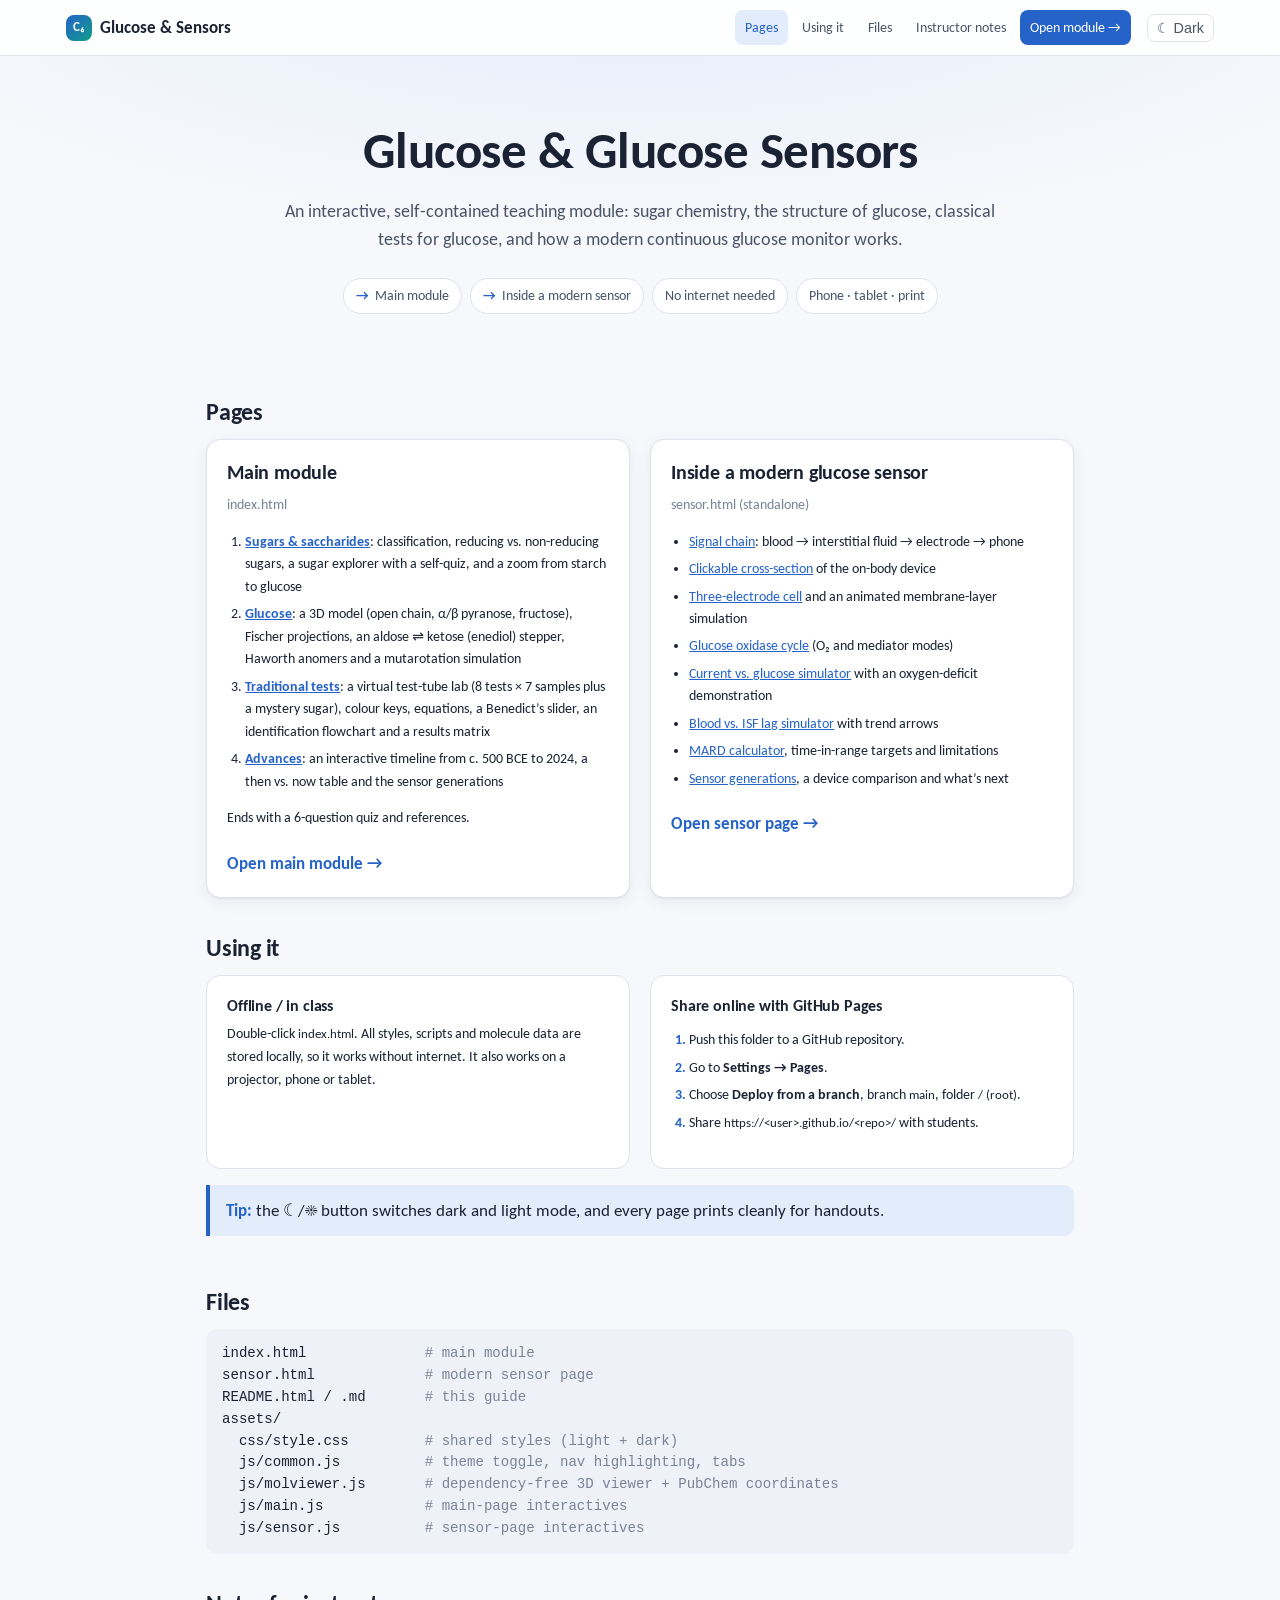
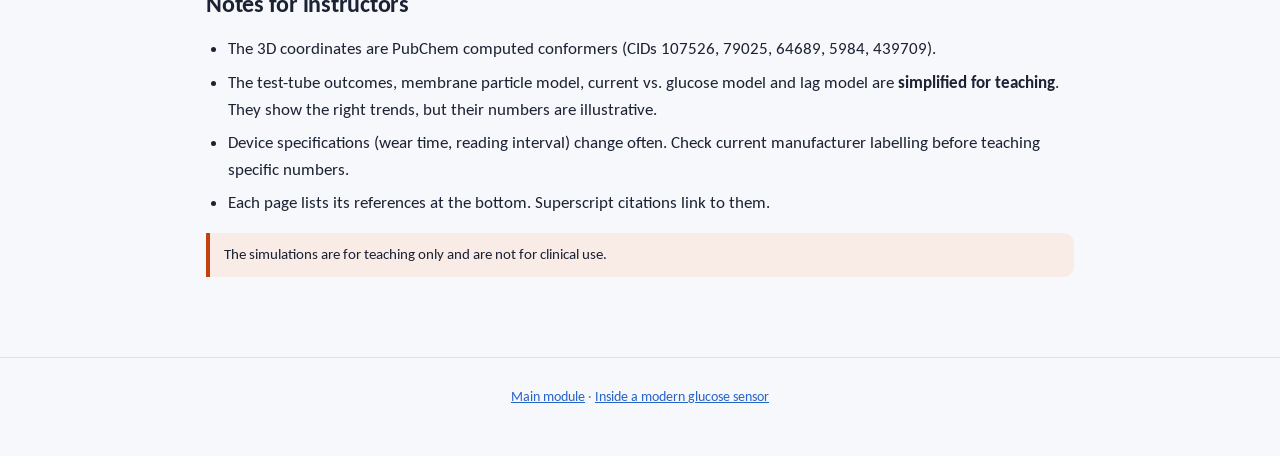
<file: README.html>
<!doctype html>
<html lang="en">
<head>
<meta charset="utf-8">
<meta name="viewport" content="width=device-width, initial-scale=1">
<title>Module Guide</title>
<meta name="description" content="How to use and host the Glucose & Glucose Sensors teaching module.">
<link rel="preconnect" href="https://fonts.googleapis.com">
<link rel="preconnect" href="https://fonts.gstatic.com" crossorigin>
<link rel="stylesheet" href="https://fonts.googleapis.com/css2?family=Carlito:ital,wght@0,400;0,700;1,400;1,700&display=swap">
<link rel="stylesheet" href="assets/css/style.css?v=5">
<style>
  .doc { max-width: 900px; margin: 0 auto; padding: 8px 16px 24px; }
  .doc section { padding-top: 36px; }
  .doc h2 { font-size: 1.5rem; }
  .doc ul, .doc ol { padding-left: 1.3em; }
  .doc li { margin-bottom: .35em; }
  .page-card h3 { margin-top: 0; }
  .page-card .open { display: inline-block; margin-top: 6px; font-weight: 600; text-decoration: none; }
  pre.tree { background: var(--surface-2); border-radius: 12px; padding: 14px 16px; font-family: ui-monospace, "SF Mono", Menlo, Consolas, monospace; font-size: .88rem; overflow-x: auto; line-height: 1.55; margin: 0; }
  pre.tree span { color: var(--ink-3); }
  .steps li::marker { color: var(--accent); font-weight: 700; }
</style>
</head>
<body>

<header class="topbar">
  <div class="inner">
    <a class="brand" href="index.html"><span class="dot">C₆</span> Glucose &amp; Sensors</a>
    <nav class="nav" aria-label="Sections">
      <a href="#pages">Pages</a>
      <a href="#use">Using it</a>
      <a href="#files">Files</a>
      <a href="#notes">Instructor notes</a>
      <a class="cta" href="index.html">Open module →</a>
    </nav>
    <button class="theme-btn" type="button">☾ Dark</button>
  </div>
</header>

<div class="hero">
  <h1>Glucose &amp; Glucose Sensors</h1>
  <p class="lede">An interactive, self-contained teaching module: sugar chemistry, the structure of glucose, classical tests for glucose, and how a modern continuous glucose monitor works.</p>
  <div class="chips">
    <a class="chip" href="index.html"><b>→</b> Main module</a>
    <a class="chip" href="sensor.html"><b>→</b> Inside a modern sensor</a>
    <span class="chip">No internet needed</span>
    <span class="chip">Phone · tablet · print</span>
  </div>
</div>

<main class="doc">

  <section id="pages">
    <h2>Pages</h2>
    <div class="grid g2">
      <div class="card page-card">
        <h3>Main module</h3>
        <p class="small muted">index.html</p>
        <ol class="small">
          <li><a href="index.html#sugars"><b>Sugars &amp; saccharides</b></a>: classification, reducing vs. non-reducing sugars, a sugar explorer with a self-quiz, and a zoom from starch to glucose</li>
          <li><a href="index.html#glucose"><b>Glucose</b></a>: a 3D model (open chain, α/β pyranose, fructose), Fischer projections, an aldose ⇌ ketose (enediol) stepper, Haworth anomers and a mutarotation simulation</li>
          <li><a href="index.html#tests"><b>Traditional tests</b></a>: a virtual test-tube lab (8 tests × 7 samples plus a mystery sugar), colour keys, equations, a Benedict’s slider, an identification flowchart and a results matrix</li>
          <li><a href="index.html#advances"><b>Advances</b></a>: an interactive timeline from c. 500 BCE to 2024, a then vs. now table and the sensor generations</li>
        </ol>
        <p class="small">Ends with a 6-question quiz and references.</p>
        <a class="open" href="index.html">Open main module →</a>
      </div>
      <div class="card page-card">
        <h3>Inside a modern glucose sensor</h3>
        <p class="small muted">sensor.html (standalone)</p>
        <ul class="small">
          <li><a href="sensor.html#overview">Signal chain</a>: blood → interstitial fluid → electrode → phone</li>
          <li><a href="sensor.html#anatomy">Clickable cross-section</a> of the on-body device</li>
          <li><a href="sensor.html#electrode">Three-electrode cell</a> and an animated membrane-layer simulation</li>
          <li><a href="sensor.html#chemistry">Glucose oxidase cycle</a> (O₂ and mediator modes)</li>
          <li><a href="sensor.html#signal">Current vs. glucose simulator</a> with an oxygen-deficit demonstration</li>
          <li><a href="sensor.html#lag">Blood vs. ISF lag simulator</a> with trend arrows</li>
          <li><a href="sensor.html#accuracy">MARD calculator</a>, time-in-range targets and limitations</li>
          <li><a href="sensor.html#types">Sensor generations</a>, a device comparison and what’s next</li>
        </ul>
        <a class="open" href="sensor.html">Open sensor page →</a>
      </div>
    </div>
  </section>

  <section id="use">
    <h2>Using it</h2>
    <div class="grid g2">
      <div class="card flat">
        <h4>Offline / in class</h4>
        <p class="small">Double-click <code>index.html</code>. All styles, scripts and molecule data are stored locally, so it works without internet. It also works on a projector, phone or tablet.</p>
      </div>
      <div class="card flat">
        <h4>Share online with GitHub Pages</h4>
        <ol class="small steps">
          <li>Push this folder to a GitHub repository.</li>
          <li>Go to <b>Settings → Pages</b>.</li>
          <li>Choose <b>Deploy from a branch</b>, branch <code>main</code>, folder <code>/ (root)</code>.</li>
          <li>Share <code>https://&lt;user&gt;.github.io/&lt;repo&gt;/</code> with students.</li>
        </ol>
      </div>
    </div>
    <div class="key-idea"><b>Tip:</b> the ☾/☀︎ button switches dark and light mode, and every page prints cleanly for handouts.</div>
  </section>

  <section id="files">
    <h2>Files</h2>
    <pre class="tree">index.html              <span># main module</span>
sensor.html             <span># modern sensor page</span>
README.html / .md       <span># this guide</span>
assets/
  css/style.css         <span># shared styles (light + dark)</span>
  js/common.js          <span># theme toggle, nav highlighting, tabs</span>
  js/molviewer.js       <span># dependency-free 3D viewer + PubChem coordinates</span>
  js/main.js            <span># main-page interactives</span>
  js/sensor.js          <span># sensor-page interactives</span></pre>
  </section>

  <section id="notes">
    <h2>Notes for instructors</h2>
    <ul>
      <li>The 3D coordinates are PubChem computed conformers (CIDs 107526, 79025, 64689, 5984, 439709).</li>
      <li>The test-tube outcomes, membrane particle model, current vs. glucose model and lag model are <b>simplified for teaching</b>. They show the right trends, but their numbers are illustrative.</li>
      <li>Device specifications (wear time, reading interval) change often. Check current manufacturer labelling before teaching specific numbers.</li>
      <li>Each page lists its references at the bottom. Superscript citations link to them.</li>
    </ul>
    <div class="note">The simulations are for teaching only and are not for clinical use.</div>
  </section>

</main>

<footer>
  <a href="index.html">Main module</a> · <a href="sensor.html">Inside a modern glucose sensor</a>
</footer>

<script src="assets/js/common.js?v=2"></script>
</body>
</html>
</file>
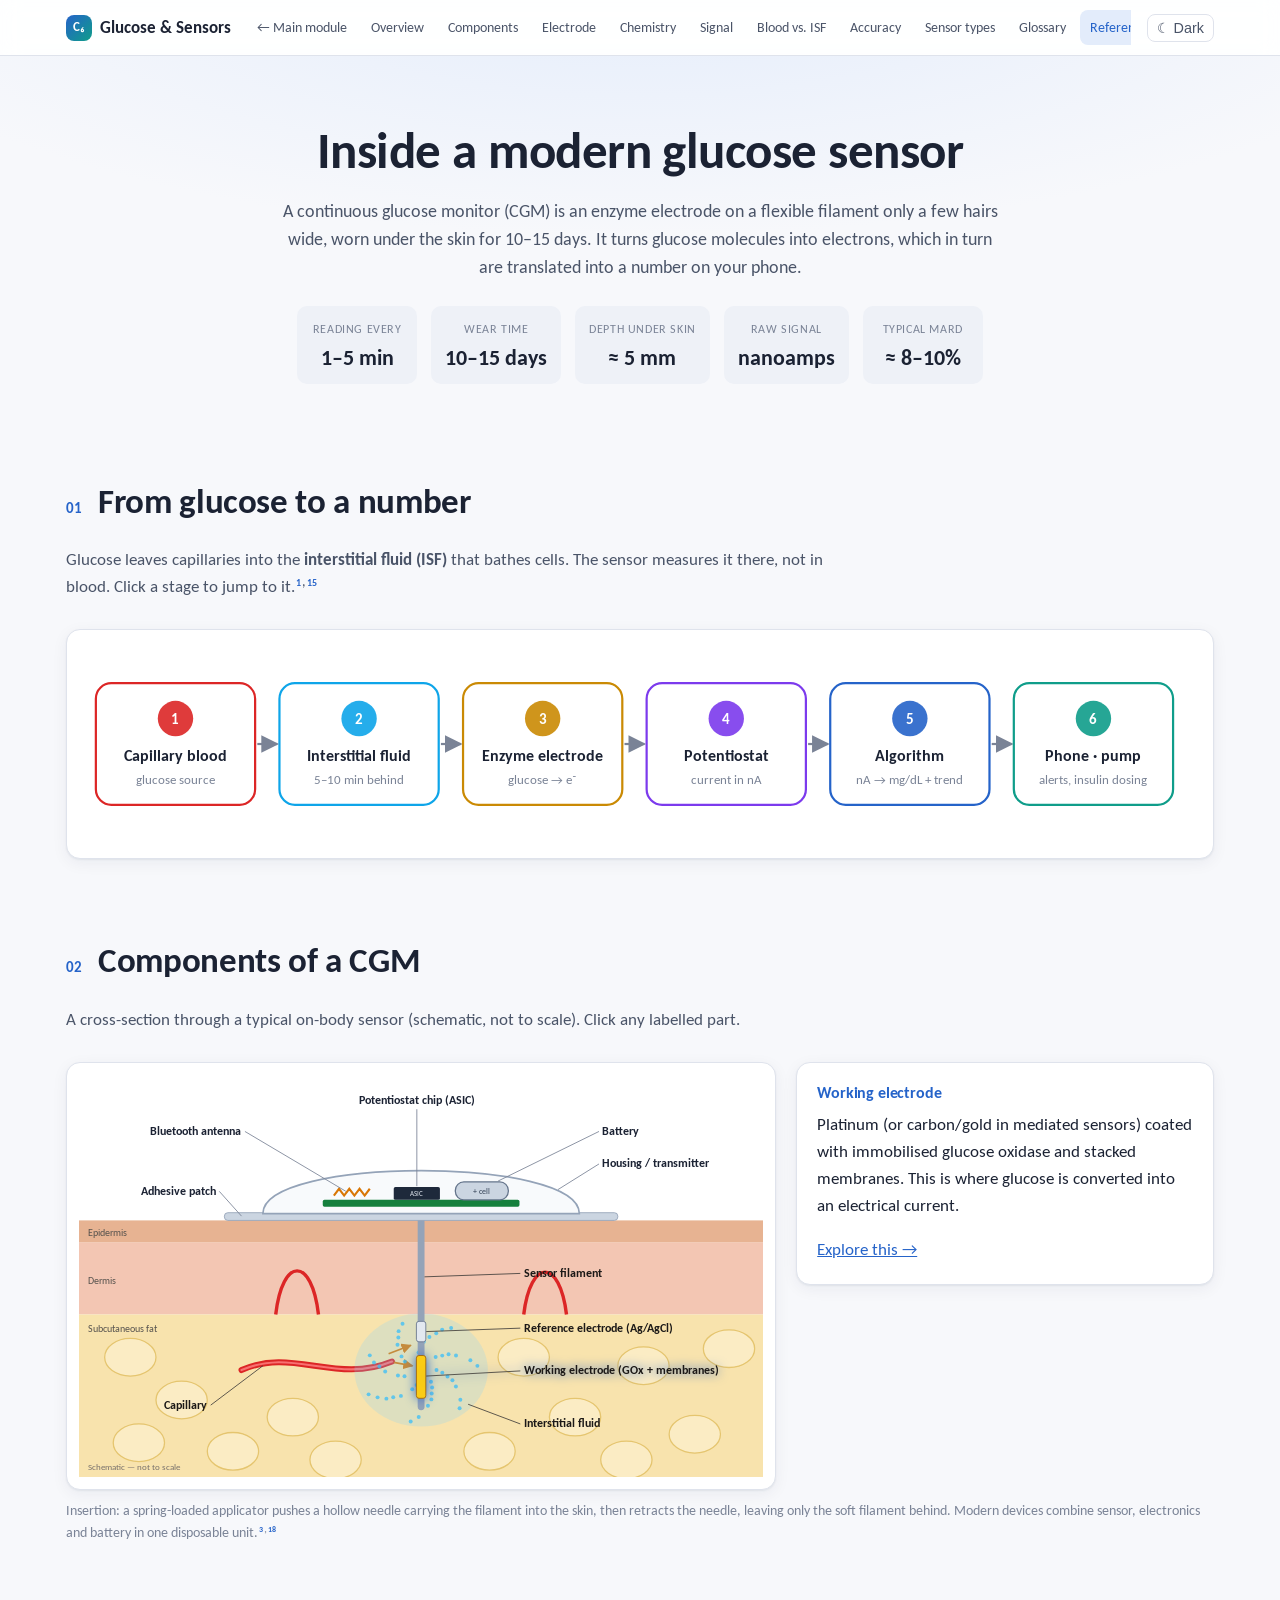
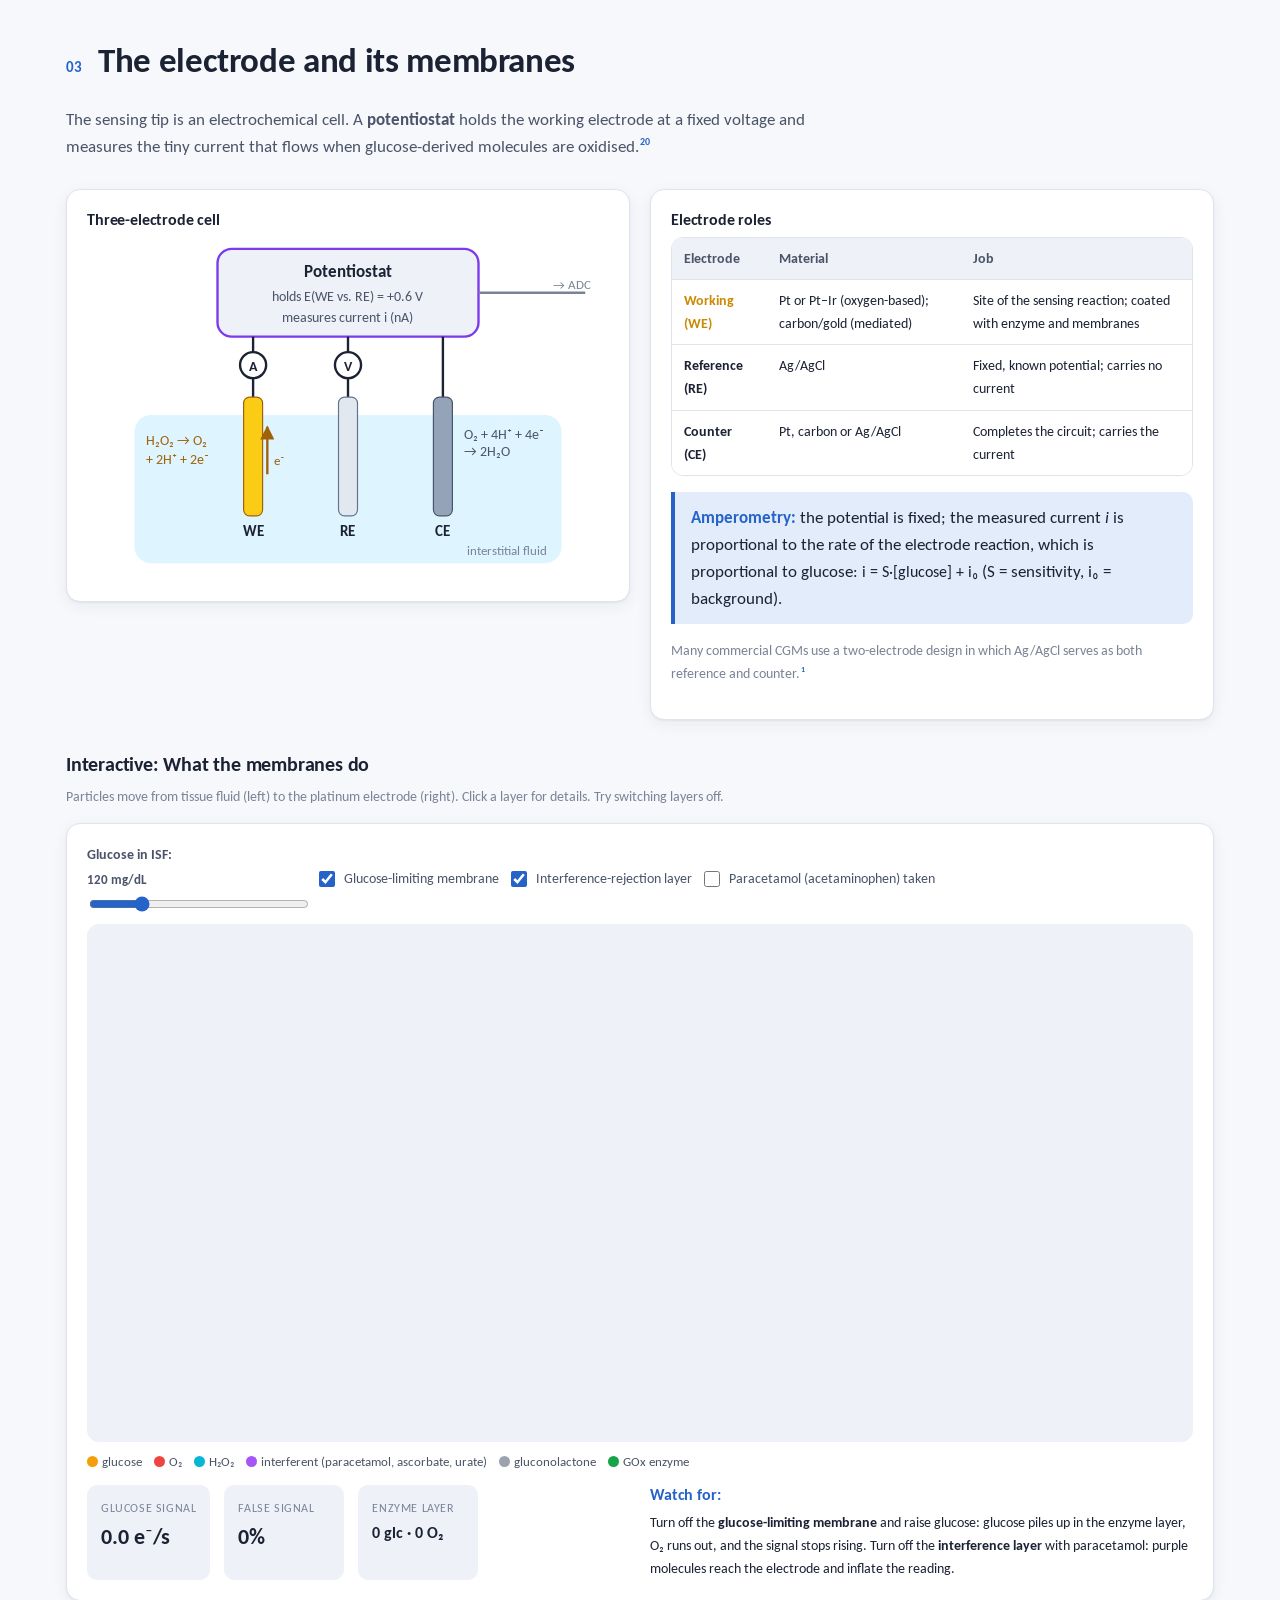
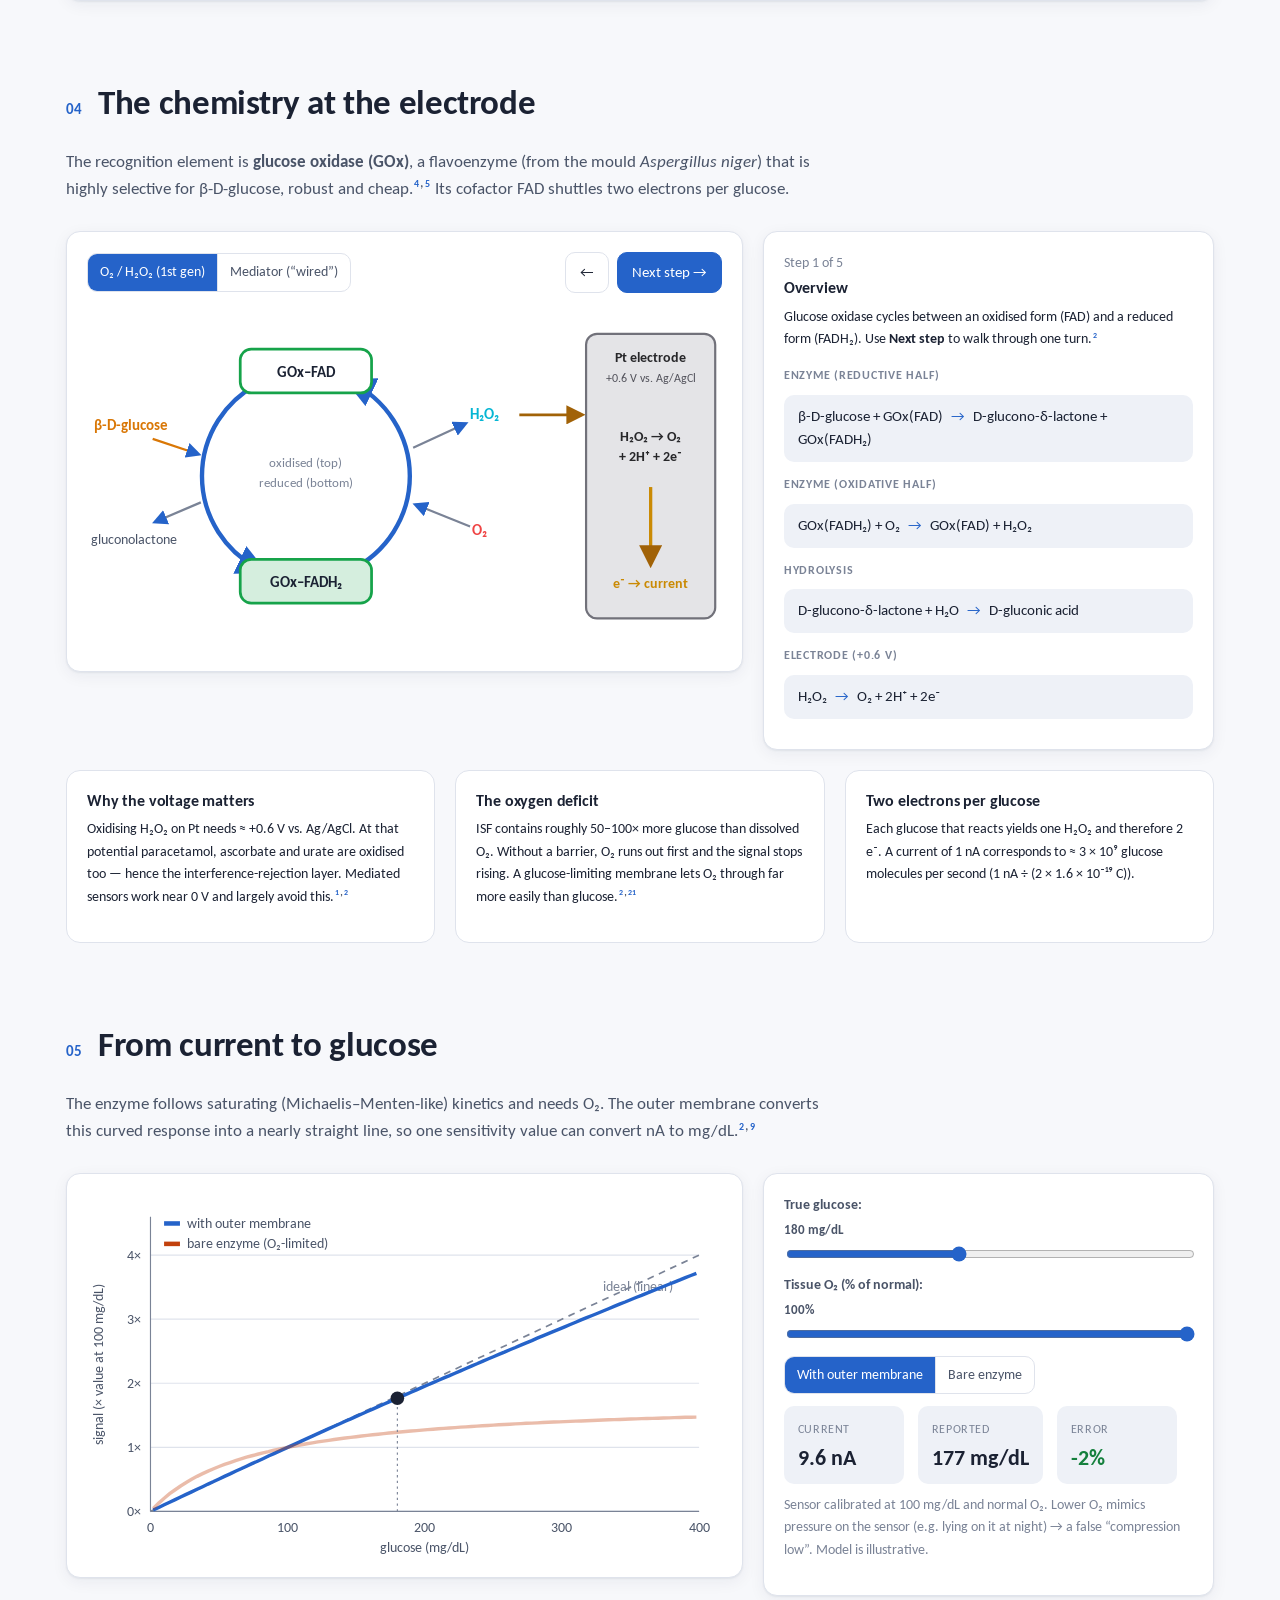
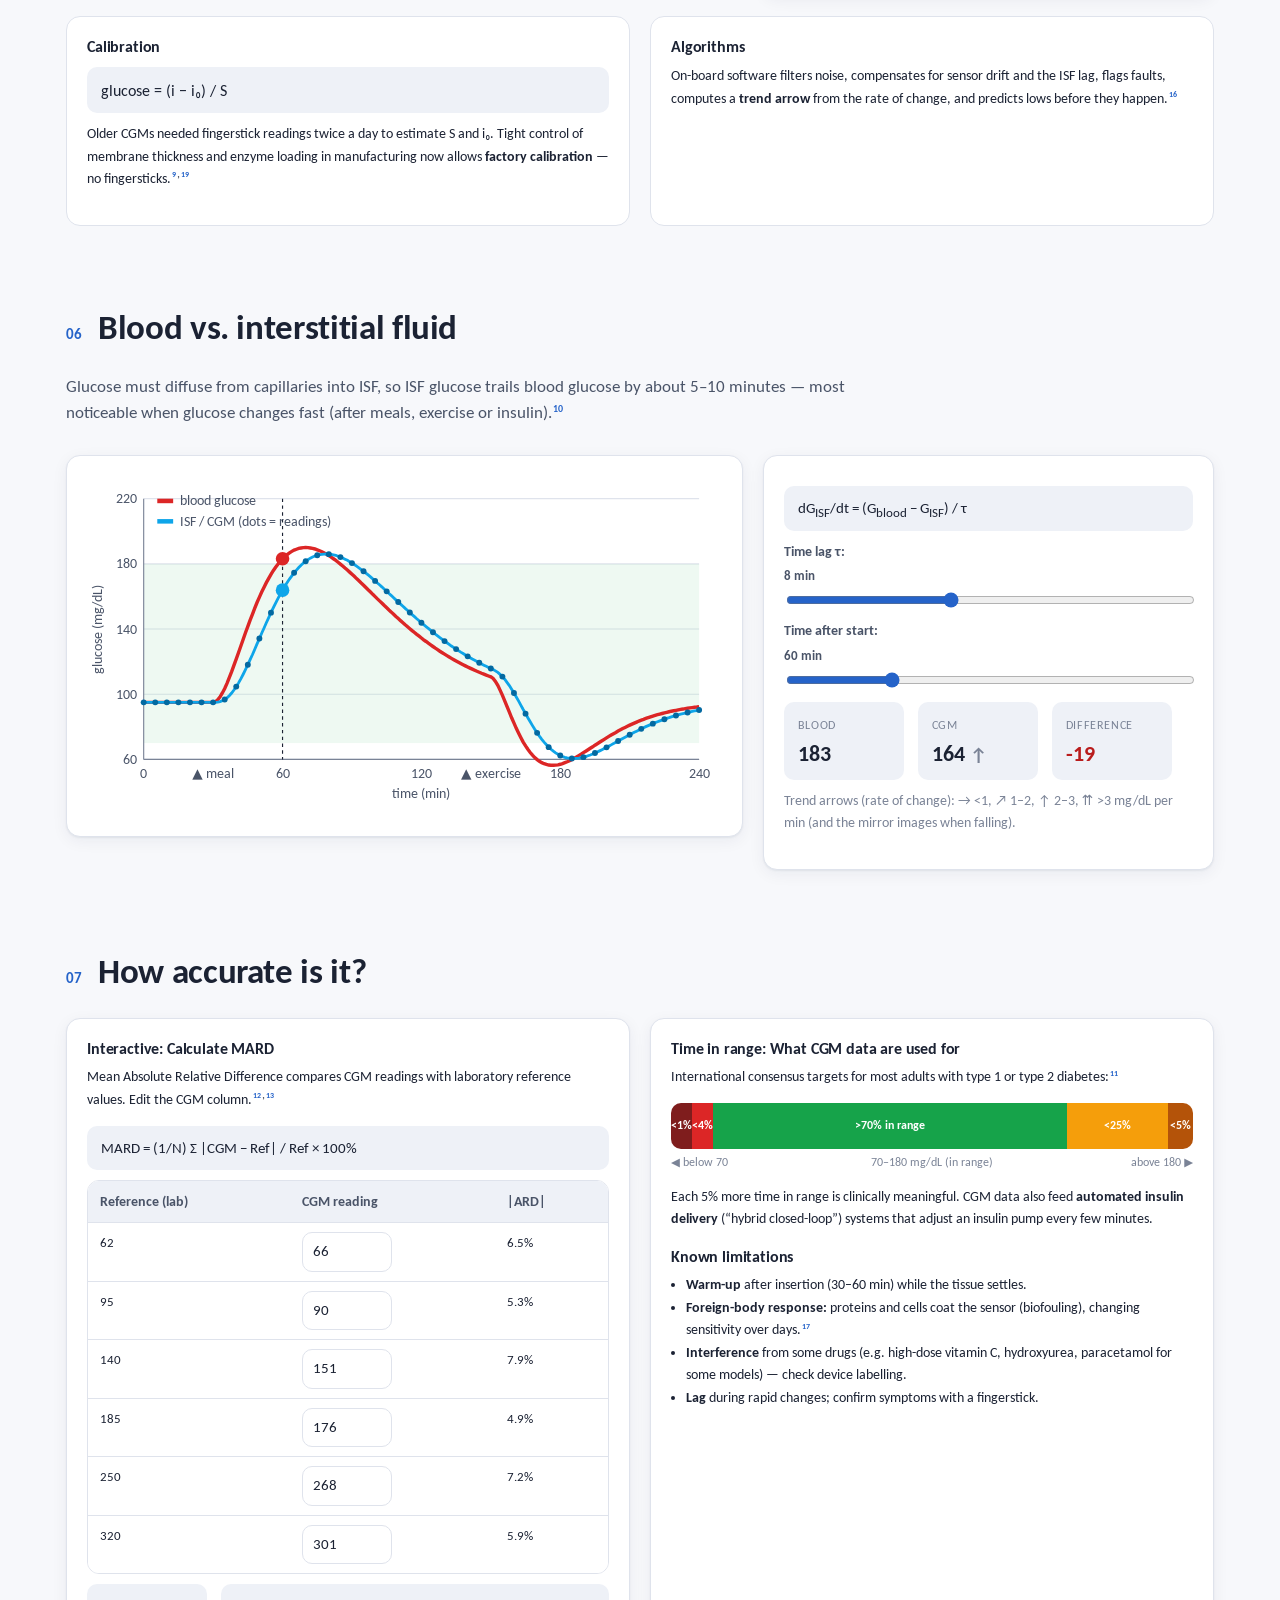
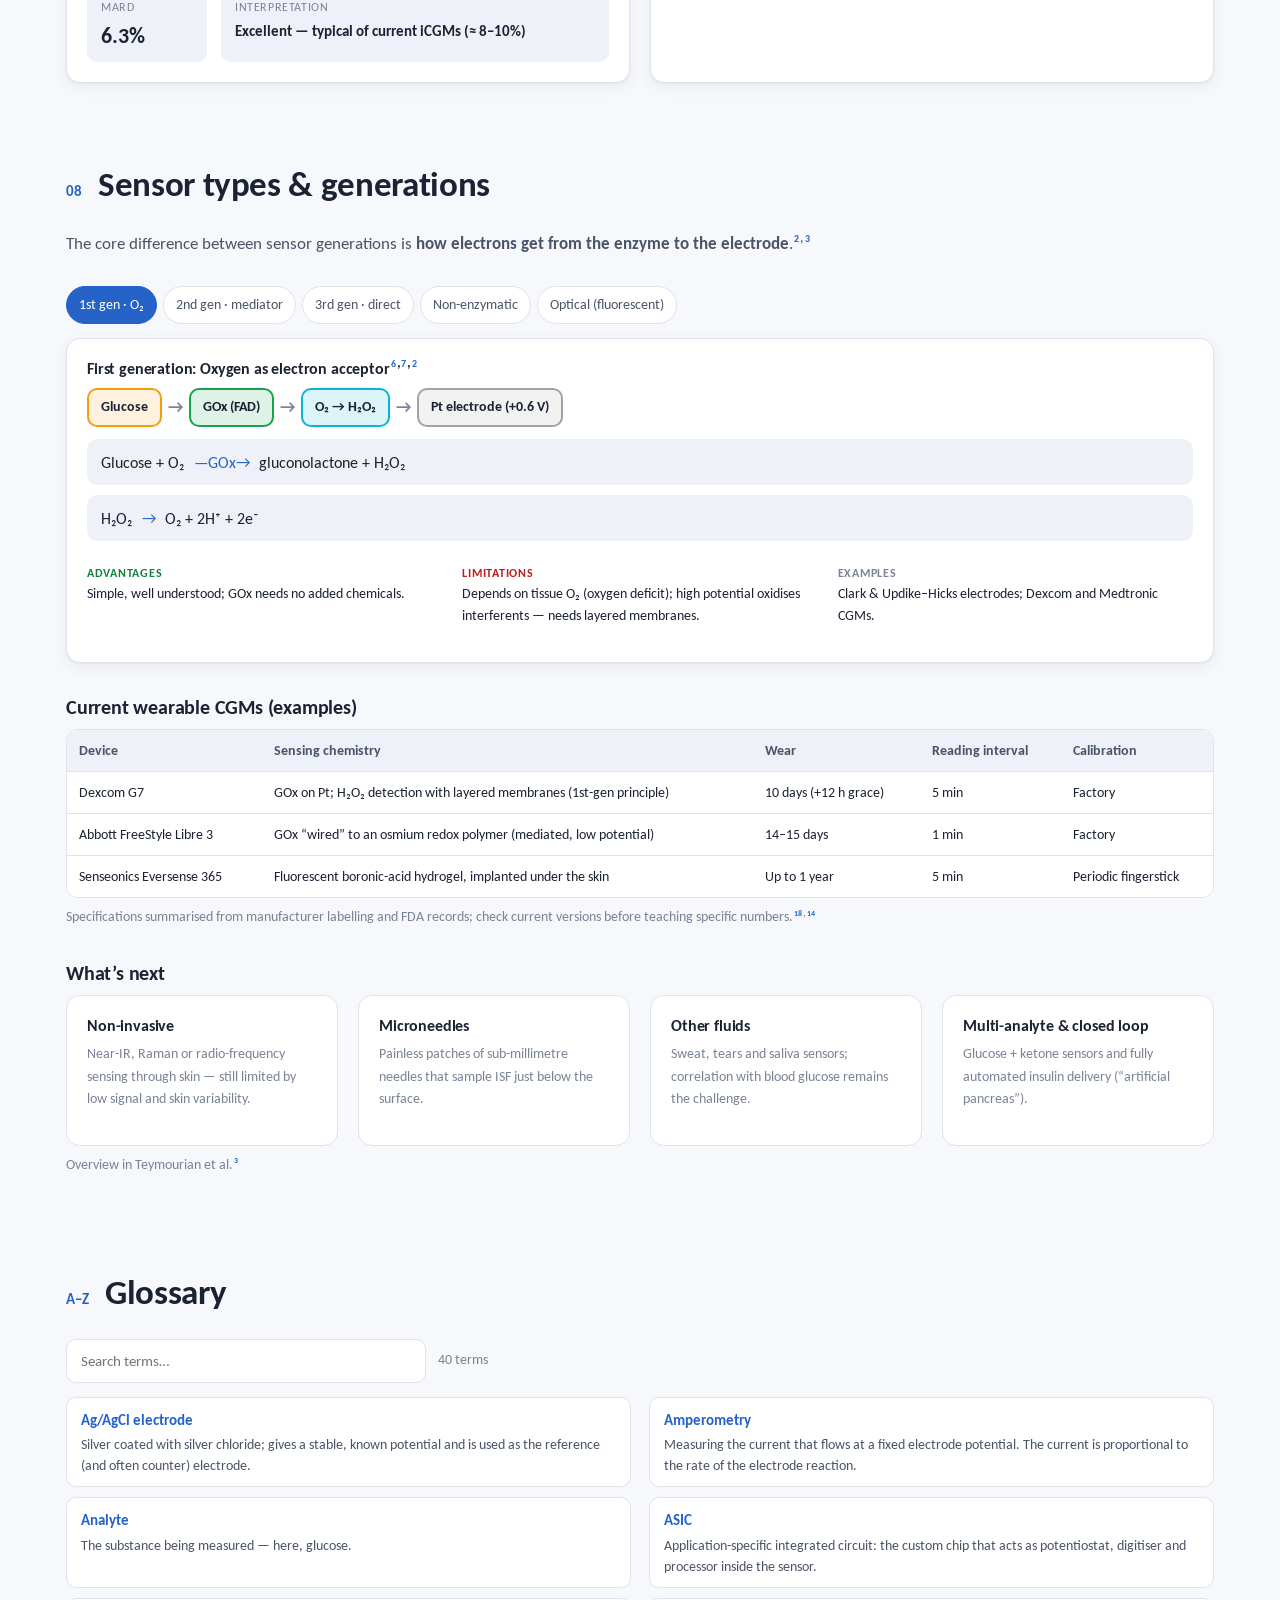
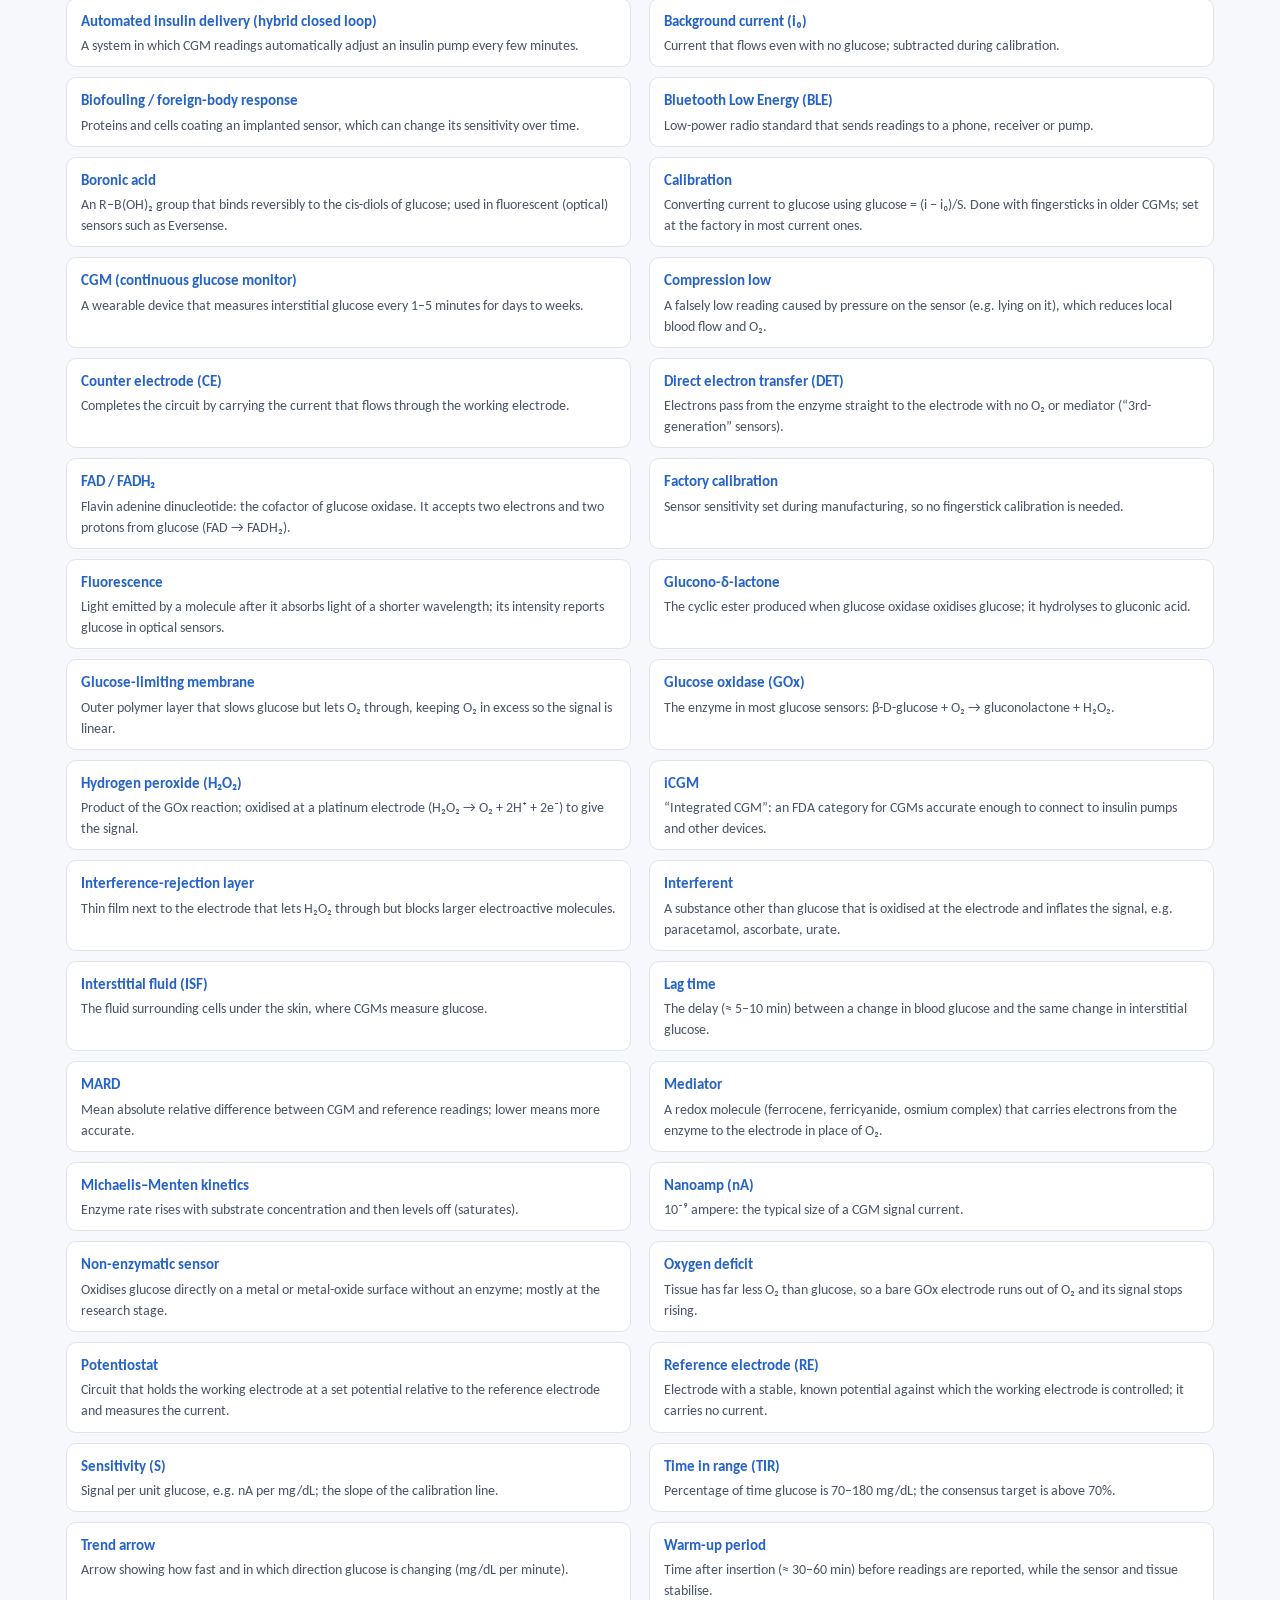
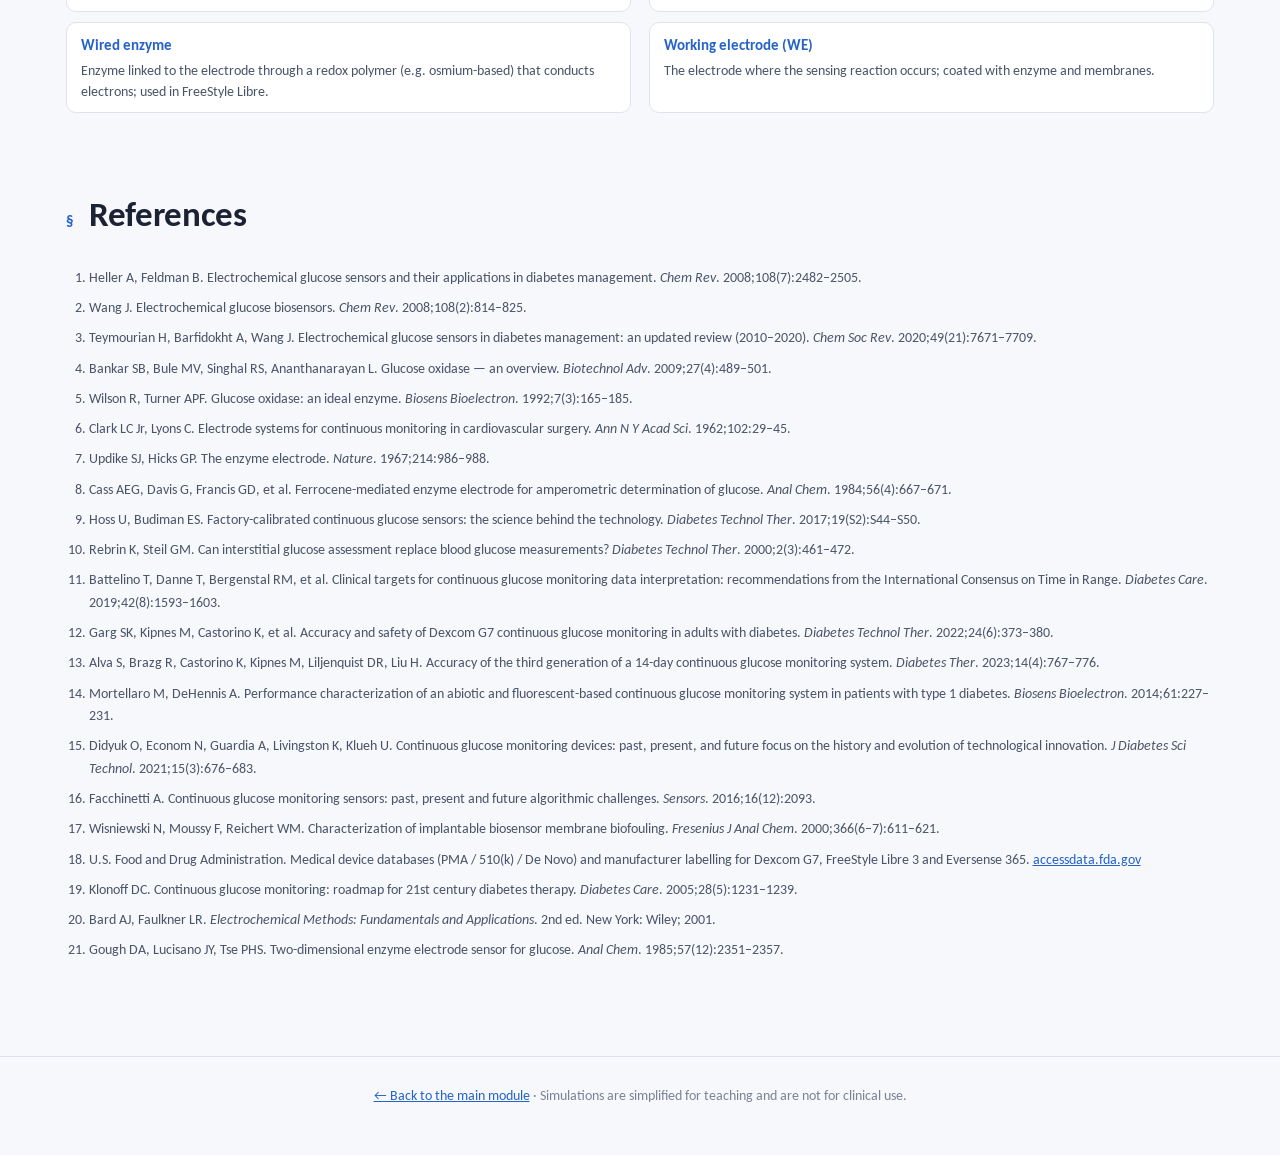
<file: sensor.html>
<!doctype html>
<html lang="en">
<head>
<meta charset="utf-8">
<meta name="viewport" content="width=device-width, initial-scale=1">
<title>Inside a Glucose Sensor</title>
<meta name="description" content="Components, chemistry and signal processing of a modern continuous glucose monitor (CGM), with interactive simulations.">
<link rel="preconnect" href="https://fonts.googleapis.com">
<link rel="preconnect" href="https://fonts.gstatic.com" crossorigin>
<link rel="stylesheet" href="https://fonts.googleapis.com/css2?family=Carlito:ital,wght@0,400;0,700;1,400;1,700&display=swap">
<link rel="stylesheet" href="assets/css/style.css?v=5">
</head>
<body>

<header class="topbar">
  <div class="inner">
    <a class="brand" href="index.html"><span class="dot">C₆</span> Glucose &amp; Sensors</a>
    <nav class="nav" aria-label="Sections">
      <a href="index.html">← Main module</a>
      <a href="#overview">Overview</a>
      <a href="#anatomy">Components</a>
      <a href="#electrode">Electrode</a>
      <a href="#chemistry">Chemistry</a>
      <a href="#signal">Signal</a>
      <a href="#lag">Blood vs. ISF</a>
      <a href="#accuracy">Accuracy</a>
      <a href="#types">Sensor types</a>
      <a href="#glossary">Glossary</a>
      <a href="#references">References</a>
    </nav>
    <button class="theme-btn" type="button">☾ Dark</button>
  </div>
</header>

<div class="hero">
  <h1>Inside a modern glucose sensor</h1>
  <p class="lede">A continuous glucose monitor (CGM) is an enzyme electrode on a flexible filament only a few hairs wide, worn under the skin for 10–15 days. It turns glucose molecules into electrons, which in turn are translated into a number on your phone.</p>
  <div class="readout" style="justify-content:center">
    <div class="r"><span>Reading every</span><b>1–5 min</b></div>
    <div class="r"><span>Wear time</span><b>10–15 days</b></div>
    <div class="r"><span>Depth under skin</span><b>≈ 5 mm</b></div>
    <div class="r"><span>Raw signal</span><b>nanoamps</b></div>
    <div class="r"><span>Typical MARD</span><b>≈ 8–10%</b></div>
  </div>
</div>

<!-- ============ OVERVIEW ============ -->
<section class="module" id="overview">
  <div class="section-head"><span class="section-num">01</span><h2>From glucose to a number</h2></div>
  <p class="section-intro">Glucose leaves capillaries into the <b>interstitial fluid (ISF)</b> that bathes cells. The sensor measures it there, not in blood. Click a stage to jump to it.<sup class="cite"><a href="#ref-1">1</a>,<a href="#ref-15">15</a></sup></p>
  <div class="card">
    <svg class="diagram" id="flowSvg" viewBox="0 0 1000 170" role="img" aria-label="Signal chain from blood glucose to phone"></svg>
  </div>
</section>

<!-- ============ ANATOMY ============ -->
<section class="module" id="anatomy">
  <div class="section-head"><span class="section-num">02</span><h2>Components of a CGM</h2></div>
  <p class="section-intro">A cross-section through a typical on-body sensor (schematic, not to scale). Click any labelled part.</p>
  <div class="grid split" style="grid-template-columns: minmax(0,1.7fr) minmax(0,1fr); align-items:start">
    <div class="card" style="padding:12px"><svg class="diagram" id="anatomySvg" viewBox="0 0 800 470" role="img" aria-label="Cross-section of a CGM on the skin"></svg></div>
    <div class="card info-panel" id="anatomyInfo"></div>
  </div>
  <p class="small muted" style="margin-top:10px">Insertion: a spring-loaded applicator pushes a hollow needle carrying the filament into the skin, then retracts the needle, leaving only the soft filament behind. Modern devices combine sensor, electronics and battery in one disposable unit.<sup class="cite"><a href="#ref-3">3</a>,<a href="#ref-18">18</a></sup></p>
</section>

<!-- ============ ELECTRODE ============ -->
<section class="module" id="electrode">
  <div class="section-head"><span class="section-num">03</span><h2>The electrode and its membranes</h2></div>
  <p class="section-intro">The sensing tip is an electrochemical cell. A <b>potentiostat</b> holds the working electrode at a fixed voltage and measures the tiny current that flows when glucose-derived molecules are oxidised.<sup class="cite"><a href="#ref-20">20</a></sup></p>

  <div class="grid split" style="grid-template-columns: minmax(0,1fr) minmax(0,1fr); align-items:start">
    <div class="card">
      <h4>Three-electrode cell</h4>
      <svg class="diagram" id="cellSvg" viewBox="0 0 440 290" role="img" aria-label="Potentiostat with working, reference and counter electrodes"></svg>
    </div>
    <div class="card">
      <h4>Electrode roles</h4>
      <div class="table-wrap"><table>
        <thead><tr><th>Electrode</th><th>Material</th><th>Job</th></tr></thead>
        <tbody>
          <tr><td><b style="color:#ca8a04">Working (WE)</b></td><td>Pt or Pt–Ir (oxygen-based); carbon/gold (mediated)</td><td>Site of the sensing reaction; coated with enzyme and membranes</td></tr>
          <tr><td><b>Reference (RE)</b></td><td>Ag/AgCl</td><td>Fixed, known potential; carries no current</td></tr>
          <tr><td><b>Counter (CE)</b></td><td>Pt, carbon or Ag/AgCl</td><td>Completes the circuit; carries the current</td></tr>
        </tbody>
      </table></div>
      <div class="key-idea"><b>Amperometry:</b> the potential is fixed; the measured current <i>i</i> is proportional to the rate of the electrode reaction, which is proportional to glucose: <span class="mono">i = S·[glucose] + i₀</span> (S = sensitivity, i₀ = background).</div>
      <p class="small muted">Many commercial CGMs use a two-electrode design in which Ag/AgCl serves as both reference and counter.<sup class="cite"><a href="#ref-1">1</a></sup></p>
    </div>
  </div>

  <h3>Interactive: What the membranes do</h3>
  <p class="small muted">Particles move from tissue fluid (left) to the platinum electrode (right). Click a layer for details. Try switching layers off.</p>
  <div class="card">
    <div class="btn-row" style="align-items:center; margin-bottom:10px">
      <label class="ctl" style="min-width:220px">Glucose in ISF: <span class="mono" id="memGlcVal">120 mg/dL</span><input type="range" id="memGlc" min="40" max="400" step="10" value="120"></label>
      <label class="toggle"><input type="checkbox" id="memGLM" checked> Glucose-limiting membrane</label>
      <label class="toggle"><input type="checkbox" id="memIRL" checked> Interference-rejection layer</label>
      <label class="toggle"><input type="checkbox" id="memAPAP"> Paracetamol (acetaminophen) taken</label>
    </div>
    <div style="position:relative; border-radius:12px; overflow:hidden; background:var(--surface-2)">
      <canvas id="memCanvas" style="width:100%; display:block; aspect-ratio: 640/300; cursor:pointer" aria-label="Animated membrane layers"></canvas>
    </div>
    <div class="legend" style="margin-top:10px">
      <span><i style="background:#f59e0b"></i>glucose</span><span><i style="background:#ef4444"></i>O₂</span><span><i style="background:#06b6d4"></i>H₂O₂</span><span><i style="background:#a855f7"></i>interferent (paracetamol, ascorbate, urate)</span><span><i style="background:#9ca3af"></i>gluconolactone</span><span><i style="background:#16a34a"></i>GOx enzyme</span>
    </div>
    <div class="grid g2" style="margin-top:12px">
      <div class="readout" id="memReadout"></div>
      <div class="info-panel" id="memInfo" style="min-height:90px"></div>
    </div>
  </div>
</section>

<!-- ============ CHEMISTRY ============ -->
<section class="module" id="chemistry">
  <div class="section-head"><span class="section-num">04</span><h2>The chemistry at the electrode</h2></div>
  <p class="section-intro">The recognition element is <b>glucose oxidase (GOx)</b>, a flavoenzyme (from the mould <i>Aspergillus niger</i>) that is highly selective for β-D-glucose, robust and cheap.<sup class="cite"><a href="#ref-4">4</a>,<a href="#ref-5">5</a></sup> Its cofactor FAD shuttles two electrons per glucose.</p>
  <div class="grid split" style="grid-template-columns: minmax(0,1.5fr) minmax(0,1fr); align-items:start">
    <div class="card">
      <div class="btn-row" style="justify-content:space-between; align-items:center; margin-bottom:8px">
        <div class="seg" id="cycMode"><button class="on" data-m="o2">O₂ / H₂O₂ (1st gen)</button><button data-m="med">Mediator (“wired”)</button></div>
        <div class="btn-row"><button class="btn" id="cycPrev" type="button">←</button><button class="btn primary" id="cycNext" type="button">Next step →</button></div>
      </div>
      <svg class="diagram" id="cycSvg" viewBox="0 0 580 320" role="img" aria-label="Glucose oxidase catalytic cycle"></svg>
    </div>
    <div class="card">
      <div id="cycText"></div>
      <div id="cycEq"></div>
    </div>
  </div>

  <div class="grid g3" style="margin-top:20px">
    <div class="card flat"><h4>Why the voltage matters</h4><p class="small">Oxidising H₂O₂ on Pt needs ≈ +0.6 V vs. Ag/AgCl. At that potential paracetamol, ascorbate and urate are oxidised too — hence the interference-rejection layer. Mediated sensors work near 0 V and largely avoid this.<sup class="cite"><a href="#ref-1">1</a>,<a href="#ref-2">2</a></sup></p></div>
    <div class="card flat"><h4>The oxygen deficit</h4><p class="small">ISF contains roughly 50–100× more glucose than dissolved O₂. Without a barrier, O₂ runs out first and the signal stops rising. A glucose-limiting membrane lets O₂ through far more easily than glucose.<sup class="cite"><a href="#ref-2">2</a>,<a href="#ref-21">21</a></sup></p></div>
    <div class="card flat"><h4>Two electrons per glucose</h4><p class="small">Each glucose that reacts yields one H₂O₂ and therefore 2 e⁻. A current of 1 nA corresponds to ≈ 3 × 10⁹ glucose molecules per second (1 nA ÷ (2 × 1.6 × 10⁻¹⁹ C)).</p></div>
  </div>
</section>

<!-- ============ SIGNAL ============ -->
<section class="module" id="signal">
  <div class="section-head"><span class="section-num">05</span><h2>From current to glucose</h2></div>
  <p class="section-intro">The enzyme follows saturating (Michaelis–Menten-like) kinetics and needs O₂. The outer membrane converts this curved response into a nearly straight line, so one sensitivity value can convert nA to mg/dL.<sup class="cite"><a href="#ref-2">2</a>,<a href="#ref-9">9</a></sup></p>
  <div class="grid split" style="grid-template-columns: minmax(0,1.5fr) minmax(0,1fr); align-items:start">
    <div class="card"><svg class="chart" id="sigChart" viewBox="0 0 560 320" role="img" aria-label="Sensor signal vs. glucose concentration"></svg></div>
    <div class="card">
      <label class="ctl">True glucose: <span class="mono" id="sigGVal">180 mg/dL</span><input type="range" id="sigG" min="20" max="400" step="5" value="180"></label>
      <label class="ctl" style="margin-top:10px">Tissue O₂ (% of normal): <span class="mono" id="sigOVal">100%</span><input type="range" id="sigO" min="20" max="100" step="5" value="100"></label>
      <div class="seg" id="sigMode" style="margin-top:12px"><button class="on" data-m="mem">With outer membrane</button><button data-m="bare">Bare enzyme</button></div>
      <div class="readout" id="sigReadout" style="margin-top:12px"></div>
      <p class="small muted" style="margin-top:10px">Sensor calibrated at 100 mg/dL and normal O₂. Lower O₂ mimics pressure on the sensor (e.g. lying on it at night) → a false “compression low”. Model is illustrative.</p>
    </div>
  </div>
  <div class="grid g2" style="margin-top:20px">
    <div class="card flat">
      <h4>Calibration</h4>
      <div class="eq">glucose = (i − i₀) / S</div>
      <p class="small">Older CGMs needed fingerstick readings twice a day to estimate S and i₀. Tight control of membrane thickness and enzyme loading in manufacturing now allows <b>factory calibration</b> — no fingersticks.<sup class="cite"><a href="#ref-9">9</a>,<a href="#ref-19">19</a></sup></p>
    </div>
    <div class="card flat">
      <h4>Algorithms</h4>
      <p class="small">On-board software filters noise, compensates for sensor drift and the ISF lag, flags faults, computes a <b>trend arrow</b> from the rate of change, and predicts lows before they happen.<sup class="cite"><a href="#ref-16">16</a></sup></p>
    </div>
  </div>
</section>

<!-- ============ LAG ============ -->
<section class="module" id="lag">
  <div class="section-head"><span class="section-num">06</span><h2>Blood vs. interstitial fluid</h2></div>
  <p class="section-intro">Glucose must diffuse from capillaries into ISF, so ISF glucose trails blood glucose by about 5–10 minutes — most noticeable when glucose changes fast (after meals, exercise or insulin).<sup class="cite"><a href="#ref-10">10</a></sup></p>
  <div class="grid split" style="grid-template-columns: minmax(0,1.5fr) minmax(0,1fr); align-items:start">
    <div class="card"><svg class="chart" id="lagChart" viewBox="0 0 560 300" role="img" aria-label="Blood and interstitial glucose after a meal"></svg></div>
    <div class="card">
      <div class="eq" style="font-size:.95rem">dG<sub>ISF</sub>/dt = (G<sub>blood</sub> − G<sub>ISF</sub>) / τ</div>
      <label class="ctl">Time lag τ: <span class="mono" id="lagTauVal">8 min</span><input type="range" id="lagTau" min="0" max="20" step="1" value="8"></label>
      <label class="ctl" style="margin-top:10px">Time after start: <span class="mono" id="lagTVal">60 min</span><input type="range" id="lagT" min="0" max="240" step="1" value="60"></label>
      <div class="readout" id="lagReadout" style="margin-top:12px"></div>
      <p class="small muted" style="margin-top:10px">Trend arrows (rate of change): → &lt;1, ↗ 1–2, ↑ 2–3, ⇈ &gt;3 mg/dL per min (and the mirror images when falling).</p>
    </div>
  </div>
</section>

<!-- ============ ACCURACY ============ -->
<section class="module" id="accuracy">
  <div class="section-head"><span class="section-num">07</span><h2>How accurate is it?</h2></div>
  <div class="grid g2">
    <div class="card">
      <h4>Interactive: Calculate MARD</h4>
      <p class="small">Mean Absolute Relative Difference compares CGM readings with laboratory reference values. Edit the CGM column.<sup class="cite"><a href="#ref-12">12</a>,<a href="#ref-13">13</a></sup></p>
      <div class="eq" style="font-size:.95rem">MARD = (1/N) Σ |CGM − Ref| / Ref × 100%</div>
      <div class="table-wrap"><table id="mardTable"></table></div>
      <div class="readout" style="margin-top:10px"><div class="r"><span>MARD</span><b id="mardOut">–</b></div><div class="r" style="flex:1"><span>Interpretation</span><b id="mardTxt" style="font-size:.95rem">–</b></div></div>
    </div>
    <div class="card">
      <h4>Time in range: What CGM data are used for</h4>
      <p class="small">International consensus targets for most adults with type 1 or type 2 diabetes:<sup class="cite"><a href="#ref-11">11</a></sup></p>
      <div style="display:flex; height:46px; border-radius:10px; overflow:hidden; font-size:.75rem; color:#fff; font-weight:700; text-align:center">
        <div style="flex:1; background:#7f1d1d; display:grid; place-items:center">&lt;1%</div>
        <div style="flex:3; background:#dc2626; display:grid; place-items:center">&lt;4%</div>
        <div style="flex:70; background:#16a34a; display:grid; place-items:center">&gt;70% in range</div>
        <div style="flex:20; background:#f59e0b; display:grid; place-items:center">&lt;25%</div>
        <div style="flex:5; background:#b45309; display:grid; place-items:center">&lt;5%</div>
      </div>
      <div style="display:flex; font-size:.72rem; color:var(--ink-3); margin-top:4px">
        <div style="flex:1">◀ below 70</div><div style="flex:1; text-align:center">70–180 mg/dL (in range)</div><div style="flex:1; text-align:right">above 180 ▶</div>
      </div>
      <p class="small" style="margin-top:14px">Each 5% more time in range is clinically meaningful. CGM data also feed <b>automated insulin delivery</b> (“hybrid closed-loop”) systems that adjust an insulin pump every few minutes.</p>
      <h4 style="margin-top:16px">Known limitations</h4>
      <ul class="small" style="padding-left:1.1em; margin:0">
        <li><b>Warm-up</b> after insertion (30–60 min) while the tissue settles.</li>
        <li><b>Foreign-body response:</b> proteins and cells coat the sensor (biofouling), changing sensitivity over days.<sup class="cite"><a href="#ref-17">17</a></sup></li>
        <li><b>Interference</b> from some drugs (e.g. high-dose vitamin C, hydroxyurea, paracetamol for some models) — check device labelling.</li>
        <li><b>Lag</b> during rapid changes; confirm symptoms with a fingerstick.</li>
      </ul>
    </div>
  </div>
</section>

<!-- ============ TYPES ============ -->
<section class="module" id="types">
  <div class="section-head"><span class="section-num">08</span><h2>Sensor types &amp; generations</h2></div>
  <p class="section-intro">The core difference between sensor generations is <b>how electrons get from the enzyme to the electrode</b>.<sup class="cite"><a href="#ref-2">2</a>,<a href="#ref-3">3</a></sup></p>
  <div class="tabs" data-tabs="gen">
    <button data-tab="g1" class="on">1st gen · O₂</button><button data-tab="g2">2nd gen · mediator</button><button data-tab="g3">3rd gen · direct</button><button data-tab="g4">Non-enzymatic</button><button data-tab="opt">Optical (fluorescent)</button>
  </div>
  <div id="genPanels"></div>

  <h3>Current wearable CGMs (examples)</h3>
  <div class="table-wrap">
    <table>
      <thead><tr><th>Device</th><th>Sensing chemistry</th><th>Wear</th><th>Reading interval</th><th>Calibration</th></tr></thead>
      <tbody>
        <tr><td>Dexcom G7</td><td>GOx on Pt; H₂O₂ detection with layered membranes (1st-gen principle)</td><td>10 days (+12 h grace)</td><td>5 min</td><td>Factory</td></tr>
        <tr><td>Abbott FreeStyle Libre 3</td><td>GOx “wired” to an osmium redox polymer (mediated, low potential)</td><td>14–15 days</td><td>1 min</td><td>Factory</td></tr>
        <tr><td>Senseonics Eversense 365</td><td>Fluorescent boronic-acid hydrogel, implanted under the skin</td><td>Up to 1 year</td><td>5 min</td><td>Periodic fingerstick</td></tr>
      </tbody>
    </table>
  </div>
  <p class="small muted" style="margin-top:8px">Specifications summarised from manufacturer labelling and FDA records; check current versions before teaching specific numbers.<sup class="cite"><a href="#ref-18">18</a>,<a href="#ref-14">14</a></sup></p>

  <h3>What’s next</h3>
  <div class="grid g4">
    <div class="card flat"><h4>Non-invasive</h4><p class="small muted">Near-IR, Raman or radio-frequency sensing through skin — still limited by low signal and skin variability.</p></div>
    <div class="card flat"><h4>Microneedles</h4><p class="small muted">Painless patches of sub-millimetre needles that sample ISF just below the surface.</p></div>
    <div class="card flat"><h4>Other fluids</h4><p class="small muted">Sweat, tears and saliva sensors; correlation with blood glucose remains the challenge.</p></div>
    <div class="card flat"><h4>Multi-analyte &amp; closed loop</h4><p class="small muted">Glucose + ketone sensors and fully automated insulin delivery (“artificial pancreas”).</p></div>
  </div>
  <p class="small muted" style="margin-top:8px">Overview in Teymourian et al.<sup class="cite"><a href="#ref-3">3</a></sup></p>
</section>

<!-- ============ GLOSSARY ============ -->
<section class="module" id="glossary">
  <div class="section-head"><span class="section-num">A–Z</span><h2>Glossary</h2></div>
  <div class="gloss-tools"><input type="search" class="gloss-search" placeholder="Search terms…" aria-label="Search glossary"><span class="gloss-count small muted"></span></div>
  <dl class="gloss">
    <div><dt>Ag/AgCl electrode</dt><dd>Silver coated with silver chloride; gives a stable, known potential and is used as the reference (and often counter) electrode.</dd></div>
    <div><dt>Amperometry</dt><dd>Measuring the current that flows at a fixed electrode potential. The current is proportional to the rate of the electrode reaction.</dd></div>
    <div><dt>Analyte</dt><dd>The substance being measured — here, glucose.</dd></div>
    <div><dt>ASIC</dt><dd>Application-specific integrated circuit: the custom chip that acts as potentiostat, digitiser and processor inside the sensor.</dd></div>
    <div><dt>Automated insulin delivery (hybrid closed loop)</dt><dd>A system in which CGM readings automatically adjust an insulin pump every few minutes.</dd></div>
    <div><dt>Background current (i₀)</dt><dd>Current that flows even with no glucose; subtracted during calibration.</dd></div>
    <div><dt>Biofouling / foreign-body response</dt><dd>Proteins and cells coating an implanted sensor, which can change its sensitivity over time.</dd></div>
    <div><dt>Bluetooth Low Energy (BLE)</dt><dd>Low-power radio standard that sends readings to a phone, receiver or pump.</dd></div>
    <div><dt>Boronic acid</dt><dd>An R–B(OH)₂ group that binds reversibly to the cis-diols of glucose; used in fluorescent (optical) sensors such as Eversense.</dd></div>
    <div><dt>Calibration</dt><dd>Converting current to glucose using glucose = (i − i₀)/S. Done with fingersticks in older CGMs; set at the factory in most current ones.</dd></div>
    <div><dt>CGM (continuous glucose monitor)</dt><dd>A wearable device that measures interstitial glucose every 1–5 minutes for days to weeks.</dd></div>
    <div><dt>Compression low</dt><dd>A falsely low reading caused by pressure on the sensor (e.g. lying on it), which reduces local blood flow and O₂.</dd></div>
    <div><dt>Counter electrode (CE)</dt><dd>Completes the circuit by carrying the current that flows through the working electrode.</dd></div>
    <div><dt>Direct electron transfer (DET)</dt><dd>Electrons pass from the enzyme straight to the electrode with no O₂ or mediator (“3rd-generation” sensors).</dd></div>
    <div><dt>FAD / FADH₂</dt><dd>Flavin adenine dinucleotide: the cofactor of glucose oxidase. It accepts two electrons and two protons from glucose (FAD → FADH₂).</dd></div>
    <div><dt>Factory calibration</dt><dd>Sensor sensitivity set during manufacturing, so no fingerstick calibration is needed.</dd></div>
    <div><dt>Fluorescence</dt><dd>Light emitted by a molecule after it absorbs light of a shorter wavelength; its intensity reports glucose in optical sensors.</dd></div>
    <div><dt>Glucono-δ-lactone</dt><dd>The cyclic ester produced when glucose oxidase oxidises glucose; it hydrolyses to gluconic acid.</dd></div>
    <div><dt>Glucose-limiting membrane</dt><dd>Outer polymer layer that slows glucose but lets O₂ through, keeping O₂ in excess so the signal is linear.</dd></div>
    <div><dt>Glucose oxidase (GOx)</dt><dd>The enzyme in most glucose sensors: β-D-glucose + O₂ → gluconolactone + H₂O₂.</dd></div>
    <div><dt>Hydrogen peroxide (H₂O₂)</dt><dd>Product of the GOx reaction; oxidised at a platinum electrode (H₂O₂ → O₂ + 2H⁺ + 2e⁻) to give the signal.</dd></div>
    <div><dt>iCGM</dt><dd>“Integrated CGM”: an FDA category for CGMs accurate enough to connect to insulin pumps and other devices.</dd></div>
    <div><dt>Interference-rejection layer</dt><dd>Thin film next to the electrode that lets H₂O₂ through but blocks larger electroactive molecules.</dd></div>
    <div><dt>Interferent</dt><dd>A substance other than glucose that is oxidised at the electrode and inflates the signal, e.g. paracetamol, ascorbate, urate.</dd></div>
    <div><dt>Interstitial fluid (ISF)</dt><dd>The fluid surrounding cells under the skin, where CGMs measure glucose.</dd></div>
    <div><dt>Lag time</dt><dd>The delay (≈ 5–10 min) between a change in blood glucose and the same change in interstitial glucose.</dd></div>
    <div><dt>MARD</dt><dd>Mean absolute relative difference between CGM and reference readings; lower means more accurate.</dd></div>
    <div><dt>Mediator</dt><dd>A redox molecule (ferrocene, ferricyanide, osmium complex) that carries electrons from the enzyme to the electrode in place of O₂.</dd></div>
    <div><dt>Michaelis–Menten kinetics</dt><dd>Enzyme rate rises with substrate concentration and then levels off (saturates).</dd></div>
    <div><dt>Nanoamp (nA)</dt><dd>10⁻⁹ ampere: the typical size of a CGM signal current.</dd></div>
    <div><dt>Non-enzymatic sensor</dt><dd>Oxidises glucose directly on a metal or metal-oxide surface without an enzyme; mostly at the research stage.</dd></div>
    <div><dt>Oxygen deficit</dt><dd>Tissue has far less O₂ than glucose, so a bare GOx electrode runs out of O₂ and its signal stops rising.</dd></div>
    <div><dt>Potentiostat</dt><dd>Circuit that holds the working electrode at a set potential relative to the reference electrode and measures the current.</dd></div>
    <div><dt>Reference electrode (RE)</dt><dd>Electrode with a stable, known potential against which the working electrode is controlled; it carries no current.</dd></div>
    <div><dt>Sensitivity (S)</dt><dd>Signal per unit glucose, e.g. nA per mg/dL; the slope of the calibration line.</dd></div>
    <div><dt>Time in range (TIR)</dt><dd>Percentage of time glucose is 70–180 mg/dL; the consensus target is above 70%.</dd></div>
    <div><dt>Trend arrow</dt><dd>Arrow showing how fast and in which direction glucose is changing (mg/dL per minute).</dd></div>
    <div><dt>Warm-up period</dt><dd>Time after insertion (≈ 30–60 min) before readings are reported, while the sensor and tissue stabilise.</dd></div>
    <div><dt>Wired enzyme</dt><dd>Enzyme linked to the electrode through a redox polymer (e.g. osmium-based) that conducts electrons; used in FreeStyle Libre.</dd></div>
    <div><dt>Working electrode (WE)</dt><dd>The electrode where the sensing reaction occurs; coated with enzyme and membranes.</dd></div>
  </dl>
  <p class="gloss-empty small muted" hidden>No matching terms.</p>
</section>

<!-- ============ REFERENCES ============ -->
<section class="module" id="references">
  <div class="section-head"><span class="section-num">§</span><h2>References</h2></div>
  <ol class="refs">
    <li id="ref-1">Heller A, Feldman B. Electrochemical glucose sensors and their applications in diabetes management. <i>Chem Rev</i>. 2008;108(7):2482–2505.</li>
    <li id="ref-2">Wang J. Electrochemical glucose biosensors. <i>Chem Rev</i>. 2008;108(2):814–825.</li>
    <li id="ref-3">Teymourian H, Barfidokht A, Wang J. Electrochemical glucose sensors in diabetes management: an updated review (2010–2020). <i>Chem Soc Rev</i>. 2020;49(21):7671–7709.</li>
    <li id="ref-4">Bankar SB, Bule MV, Singhal RS, Ananthanarayan L. Glucose oxidase — an overview. <i>Biotechnol Adv</i>. 2009;27(4):489–501.</li>
    <li id="ref-5">Wilson R, Turner APF. Glucose oxidase: an ideal enzyme. <i>Biosens Bioelectron</i>. 1992;7(3):165–185.</li>
    <li id="ref-6">Clark LC Jr, Lyons C. Electrode systems for continuous monitoring in cardiovascular surgery. <i>Ann N Y Acad Sci</i>. 1962;102:29–45.</li>
    <li id="ref-7">Updike SJ, Hicks GP. The enzyme electrode. <i>Nature</i>. 1967;214:986–988.</li>
    <li id="ref-8">Cass AEG, Davis G, Francis GD, et al. Ferrocene-mediated enzyme electrode for amperometric determination of glucose. <i>Anal Chem</i>. 1984;56(4):667–671.</li>
    <li id="ref-9">Hoss U, Budiman ES. Factory-calibrated continuous glucose sensors: the science behind the technology. <i>Diabetes Technol Ther</i>. 2017;19(S2):S44–S50.</li>
    <li id="ref-10">Rebrin K, Steil GM. Can interstitial glucose assessment replace blood glucose measurements? <i>Diabetes Technol Ther</i>. 2000;2(3):461–472.</li>
    <li id="ref-11">Battelino T, Danne T, Bergenstal RM, et al. Clinical targets for continuous glucose monitoring data interpretation: recommendations from the International Consensus on Time in Range. <i>Diabetes Care</i>. 2019;42(8):1593–1603.</li>
    <li id="ref-12">Garg SK, Kipnes M, Castorino K, et al. Accuracy and safety of Dexcom G7 continuous glucose monitoring in adults with diabetes. <i>Diabetes Technol Ther</i>. 2022;24(6):373–380.</li>
    <li id="ref-13">Alva S, Brazg R, Castorino K, Kipnes M, Liljenquist DR, Liu H. Accuracy of the third generation of a 14-day continuous glucose monitoring system. <i>Diabetes Ther</i>. 2023;14(4):767–776.</li>
    <li id="ref-14">Mortellaro M, DeHennis A. Performance characterization of an abiotic and fluorescent-based continuous glucose monitoring system in patients with type 1 diabetes. <i>Biosens Bioelectron</i>. 2014;61:227–231.</li>
    <li id="ref-15">Didyuk O, Econom N, Guardia A, Livingston K, Klueh U. Continuous glucose monitoring devices: past, present, and future focus on the history and evolution of technological innovation. <i>J Diabetes Sci Technol</i>. 2021;15(3):676–683.</li>
    <li id="ref-16">Facchinetti A. Continuous glucose monitoring sensors: past, present and future algorithmic challenges. <i>Sensors</i>. 2016;16(12):2093.</li>
    <li id="ref-17">Wisniewski N, Moussy F, Reichert WM. Characterization of implantable biosensor membrane biofouling. <i>Fresenius J Anal Chem</i>. 2000;366(6–7):611–621.</li>
    <li id="ref-18">U.S. Food and Drug Administration. Medical device databases (PMA / 510(k) / De Novo) and manufacturer labelling for Dexcom G7, FreeStyle Libre 3 and Eversense 365. <a href="https://www.accessdata.fda.gov/scripts/cdrh/devicesatfda/" target="_blank" rel="noopener">accessdata.fda.gov</a></li>
    <li id="ref-19">Klonoff DC. Continuous glucose monitoring: roadmap for 21st century diabetes therapy. <i>Diabetes Care</i>. 2005;28(5):1231–1239.</li>
    <li id="ref-20">Bard AJ, Faulkner LR. <i>Electrochemical Methods: Fundamentals and Applications</i>. 2nd ed. New York: Wiley; 2001.</li>
    <li id="ref-21">Gough DA, Lucisano JY, Tse PHS. Two-dimensional enzyme electrode sensor for glucose. <i>Anal Chem</i>. 1985;57(12):2351–2357.</li>
  </ol>
</section>

<footer>
  <a href="index.html">← Back to the main module</a> · Simulations are simplified for teaching and are not for clinical use.
</footer>

<script src="assets/js/common.js?v=2"></script>
<script src="assets/js/sensor.js?v=8"></script>
</body>
</html>
</file>
<file: assets/css/style.css>
/* ==========================================================
   Glucose & Glucose Sensors — shared styles
   ========================================================== */
:root {
  --bg: #f7f8fb;
  --surface: #ffffff;
  --surface-2: #eef1f7;
  --ink: #1b2233;
  --ink-2: #4a5468;
  --ink-3: #7a8396;
  --line: #dfe3ec;
  --accent: #2563c9;
  --accent-soft: #e3ecfb;
  --accent-2: #0f9d8a;
  --warn: #c2410c;
  --good: #15803d;
  --bad: #b91c1c;
  --sugar: #d97706;
  --glc: #2563c9;
  --gal: #ca8a04;
  --fru: #15803d;
  --mol-bg: #0f172a;
  --shadow: 0 1px 2px rgba(20, 30, 60, .06), 0 4px 16px rgba(20, 30, 60, .06);
  --radius: 14px;
  --mono: Calibri, Carlito, "Segoe UI", system-ui, -apple-system, "Helvetica Neue", Arial, sans-serif;
  --sans: Calibri, Carlito, "Segoe UI", system-ui, -apple-system, "Helvetica Neue", Arial, sans-serif;
  color-scheme: light;
}
@media (prefers-color-scheme: dark) {
  :root:not([data-theme="light"]) {
    --bg: #0e1320; --surface: #161d2e; --surface-2: #1e273b; --ink: #e8ecf5; --ink-2: #b4bdd0;
    --ink-3: #8590a6; --line: #2a344b; --accent: #6ea2ff; --accent-soft: #1d2b4a; --accent-2: #34d1bb;
    --warn: #fb923c; --good: #4ade80; --bad: #f87171; --sugar: #fbbf24; --glc: #6ea2ff; --gal: #facc15; --fru: #4ade80;
    --shadow: 0 1px 2px rgba(0,0,0,.3), 0 4px 16px rgba(0,0,0,.25); color-scheme: dark;
  }
}
:root[data-theme="dark"] {
  --bg: #0e1320; --surface: #161d2e; --surface-2: #1e273b; --ink: #e8ecf5; --ink-2: #b4bdd0;
  --ink-3: #8590a6; --line: #2a344b; --accent: #6ea2ff; --accent-soft: #1d2b4a; --accent-2: #34d1bb;
  --warn: #fb923c; --good: #4ade80; --bad: #f87171; --sugar: #fbbf24; --glc: #6ea2ff; --gal: #facc15; --fru: #4ade80;
  --shadow: 0 1px 2px rgba(0,0,0,.3), 0 4px 16px rgba(0,0,0,.25); color-scheme: dark;
}

* { box-sizing: border-box; }
html { scroll-behavior: smooth; scroll-padding-top: 72px; }
body {
  margin: 0; background: var(--bg); color: var(--ink); font-family: var(--sans);
  font-size: 17px; line-height: 1.6; -webkit-font-smoothing: antialiased;
}
img, svg, canvas { max-width: 100%; }
a { color: var(--accent); }
h1, h2, h3, h4 { line-height: 1.2; margin: 0 0 .5em; letter-spacing: -.01em; }
h2 { font-size: clamp(1.6rem, 3vw, 2.2rem); }
h3 { font-size: 1.25rem; margin-top: 1.6em; }
h4 { font-size: 1.02rem; }
p { margin: 0 0 1em; }
sub, sup { line-height: 0; }
code, .mono { font-family: var(--mono); font-size: .92em; }

/* ---------- top bar ---------- */
.topbar {
  position: sticky; top: 0; z-index: 50; background: color-mix(in srgb, var(--surface) 88%, transparent);
  backdrop-filter: blur(10px); border-bottom: 1px solid var(--line);
}
.topbar .inner { max-width: 1180px; margin: 0 auto; display: flex; align-items: center; gap: 16px; padding: 10px 16px; }
.brand { font-weight: 700; color: var(--ink); text-decoration: none; display: flex; align-items: center; gap: 8px; white-space: nowrap; }
.brand .dot { width: 26px; height: 26px; border-radius: 8px; background: linear-gradient(135deg, var(--accent), var(--accent-2)); display: grid; place-items: center; color: #fff; font-size: 13px; }
.nav { display: flex; gap: 4px; overflow-x: auto; scrollbar-width: none; margin-left: auto; }
.nav::-webkit-scrollbar { display: none; }
.nav a { color: var(--ink-2); text-decoration: none; padding: 6px 10px; border-radius: 8px; font-size: .9rem; white-space: nowrap; }
.nav a:hover, .nav a.active { background: var(--accent-soft); color: var(--accent); }
.nav a.cta { background: var(--accent); color: #fff; }
.theme-btn { border: 1px solid var(--line); background: var(--surface); color: var(--ink-2); border-radius: 8px; padding: 5px 9px; cursor: pointer; font-size: .9rem; }

/* ---------- layout ---------- */
.hero { padding: 64px 16px 40px; text-align: center; background:
  radial-gradient(1200px 400px at 50% -100px, var(--accent-soft), transparent 70%); }
.hero h1 { font-size: clamp(2rem, 5vw, 3.2rem); margin-bottom: .3em; }
.hero p.lede { max-width: 720px; margin: 0 auto 1.4em; color: var(--ink-2); font-size: 1.1rem; }
.hero .chips { display: flex; flex-wrap: wrap; justify-content: center; gap: 8px; }
.chip { display: inline-flex; align-items: center; gap: 6px; padding: 6px 12px; border-radius: 999px; background: var(--surface); border: 1px solid var(--line); color: var(--ink-2); font-size: .88rem; text-decoration: none; }
.chip b { color: var(--accent); }

section.module { max-width: 1180px; margin: 0 auto; padding: 56px 16px 24px; }
.section-head { display: flex; gap: 16px; align-items: baseline; margin-bottom: 8px; }
.section-num { font-family: var(--mono); color: var(--accent); font-weight: 700; font-size: .95rem; }
.section-intro { color: var(--ink-2); max-width: 780px; margin-bottom: 28px; font-size: 1.05rem; }

.grid { display: grid; gap: 20px; }
.g2 { grid-template-columns: repeat(2, minmax(0, 1fr)); }
.g3 { grid-template-columns: repeat(3, minmax(0, 1fr)); }
.g4 { grid-template-columns: repeat(4, minmax(0, 1fr)); }
@media (max-width: 900px) { .g3, .g4 { grid-template-columns: repeat(2, minmax(0, 1fr)); } }
@media (max-width: 640px) { .g2, .g3, .g4 { grid-template-columns: minmax(0, 1fr); } body { font-size: 16px; } }

.card { background: var(--surface); border: 1px solid var(--line); border-radius: var(--radius); padding: 20px; box-shadow: var(--shadow); min-width: 0; }
.card h3:first-child, .card h4:first-child { margin-top: 0; }
.card.flat { box-shadow: none; }
.card.tint { background: var(--surface-2); box-shadow: none; }
.muted { color: var(--ink-3); }
.small { font-size: .88rem; }
.center { text-align: center; }

.key-idea { border-left: 4px solid var(--accent); background: var(--accent-soft); padding: 12px 16px; border-radius: 0 10px 10px 0; margin: 16px 0; }
.key-idea b:first-child { color: var(--accent); }
.note { border-left: 4px solid var(--warn); background: color-mix(in srgb, var(--warn) 10%, var(--surface)); padding: 10px 14px; border-radius: 0 10px 10px 0; font-size: .93rem; }

.label-pill { display: inline-block; padding: 2px 9px; border-radius: 999px; font-size: .75rem; font-weight: 600; letter-spacing: .02em; }
.pill-red { background: color-mix(in srgb, var(--good) 15%, transparent); color: var(--good); }
.pill-nonred { background: color-mix(in srgb, var(--bad) 14%, transparent); color: var(--bad); }
.pill-neutral { background: var(--surface-2); color: var(--ink-2); }

/* ---------- controls ---------- */
.btn { border: 1px solid var(--line); background: var(--surface); color: var(--ink); padding: 8px 14px; border-radius: 10px; font: inherit; font-size: .92rem; cursor: pointer; transition: .15s; }
.btn:hover { border-color: var(--accent); color: var(--accent); }
.btn.primary { background: var(--accent); color: #fff; border-color: var(--accent); }
.btn.primary:hover { filter: brightness(1.08); color: #fff; }
.btn[aria-pressed="true"], .btn.on { background: var(--accent); border-color: var(--accent); color: #fff; }
.btn-row { display: flex; flex-wrap: wrap; gap: 8px; }
.seg { display: inline-flex; flex-wrap: wrap; border: 1px solid var(--line); border-radius: 10px; overflow: hidden; background: var(--surface); }
.seg button { border: 0; background: transparent; padding: 7px 12px; font: inherit; font-size: .88rem; color: var(--ink-2); cursor: pointer; border-right: 1px solid var(--line); }
.seg button:last-child { border-right: 0; }
.seg button.on { background: var(--accent); color: #fff; }
select, input[type="number"] { max-width: 100%; font: inherit; font-size: .92rem; padding: 7px 10px; border-radius: 10px; border: 1px solid var(--line); background: var(--surface); color: var(--ink); }
input[type="range"] { width: 100%; accent-color: var(--accent); }
label.ctl { display: flex; flex-direction: column; gap: 4px; font-size: .85rem; color: var(--ink-2); font-weight: 600; }
.toggle { display: inline-flex; align-items: center; gap: 6px; font-size: .88rem; color: var(--ink-2); cursor: pointer; user-select: none; }
.toggle input { accent-color: var(--accent); width: 16px; height: 16px; }

/* ---------- tables ---------- */
.table-wrap { overflow-x: auto; border: 1px solid var(--line); border-radius: 12px; }
table { border-collapse: collapse; width: 100%; font-size: .9rem; background: var(--surface); }
th, td { padding: 9px 12px; border-bottom: 1px solid var(--line); text-align: left; vertical-align: top; }
th { background: var(--surface-2); font-weight: 600; color: var(--ink-2); white-space: nowrap; }
tr:last-child td { border-bottom: 0; }
td.pos { color: var(--good); font-weight: 700; text-align: center; }
td.neg { color: var(--ink-3); text-align: center; }

/* ---------- equations ---------- */
.eq { font-family: var(--sans); background: var(--surface-2); border-radius: 10px; padding: 10px 14px; margin: 10px 0; font-size: 1.02rem; overflow-x: auto; }
.eq .arrow { color: var(--accent); padding: 0 .35em; font-family: var(--sans); }
.eq .cat { font-size: .78em; color: var(--ink-3); vertical-align: super; }
.eq-label { font-size: .78rem; text-transform: uppercase; letter-spacing: .06em; color: var(--ink-3); font-weight: 700; margin-top: 12px; }

/* ---------- citations ---------- */
sup.cite a { text-decoration: none; font-size: .72em; color: var(--accent); font-weight: 600; padding: 0 1px; }
.refs { font-size: .88rem; color: var(--ink-2); padding-left: 1.6em; }
.refs li { margin-bottom: .55em; }
.refs li:target { background: var(--accent-soft); border-radius: 6px; }

/* ---------- sugar explorer ---------- */
.sugar-grid { display: grid; grid-template-columns: repeat(auto-fill, minmax(190px, 1fr)); gap: 14px; }
.sugar-card { background: var(--surface); border: 1px solid var(--line); border-radius: 12px; padding: 14px; cursor: pointer; transition: transform .15s, box-shadow .15s, opacity .2s; position: relative; text-align: left; font: inherit; color: inherit; }
.sugar-card:hover { transform: translateY(-2px); box-shadow: var(--shadow); }
.sugar-card.dim { opacity: .22; transform: scale(.97); }
.sugar-card .name { font-weight: 700; }
.sugar-card .sub { font-size: .8rem; color: var(--ink-3); }
.sugar-card svg { display: block; margin: 8px 0; height: 54px; width: 100%; }
.sugar-card .tags { display: flex; gap: 4px; flex-wrap: wrap; }
.sugar-card.selected { outline: 2px solid var(--accent); }
.sugar-card.right { outline: 2px solid var(--good); }
.sugar-card.wrong { outline: 2px solid var(--bad); }
.sugar-detail { min-height: 120px; }

/* ---------- molecule viewer ---------- */
.mol-wrap { position: relative; background: radial-gradient(circle at 50% 40%, #1e293b, var(--mol-bg)); border-radius: var(--radius); overflow: hidden; aspect-ratio: 4/3; min-height: 280px; touch-action: none; }
.mol-wrap canvas { width: 100%; height: 100%; display: block; cursor: grab; }
.mol-wrap canvas:active { cursor: grabbing; }
.mol-hint { position: absolute; left: 12px; bottom: 10px; color: #94a3b8; font-size: .78rem; pointer-events: none; }
.mol-title { position: absolute; left: 14px; top: 12px; color: #e2e8f0; font-weight: 700; pointer-events: none; }
.mol-title span { display: block; font-weight: 400; color: #94a3b8; font-size: .82rem; }
.legend { display: flex; gap: 12px; flex-wrap: wrap; font-size: .8rem; color: var(--ink-2); }
.legend i { display: inline-block; width: 11px; height: 11px; border-radius: 50%; margin-right: 4px; vertical-align: -1px; }

/* ---------- test tube lab ---------- */
.lab { display: grid; grid-template-columns: 300px 1fr; gap: 20px; }
@media (max-width: 860px) { .lab { grid-template-columns: minmax(0, 1fr); } }
.bench { display: flex; align-items: flex-end; justify-content: center; gap: 28px; min-height: 330px; background: linear-gradient(var(--surface-2), var(--surface)); border-radius: 12px; padding: 16px; position: relative; }
.tube-svg { width: 92px; height: 300px; overflow: visible; }
.tube-label { text-align: center; font-size: .8rem; color: var(--ink-2); margin-top: 4px; }
.result-box { margin-top: 12px; padding: 12px 14px; border-radius: 10px; background: var(--surface-2); font-size: .93rem; min-height: 64px; }
.result-box .verdict { font-weight: 700; }
.result-box .verdict.pos { color: var(--good); }
.result-box .verdict.neg { color: var(--ink-3); }
.swatch-row { display: flex; gap: 6px; flex-wrap: wrap; margin: 8px 0; }
.swatch { flex: 1 1 60px; text-align: center; font-size: .72rem; color: var(--ink-2); }
.swatch i { display: block; height: 30px; border-radius: 8px; margin-bottom: 3px; border: 1px solid rgba(0,0,0,.08); }
.tabs { display: flex; gap: 6px; flex-wrap: wrap; margin-bottom: 14px; }
.tabs button { border: 1px solid var(--line); background: var(--surface); color: var(--ink-2); padding: 7px 12px; border-radius: 999px; cursor: pointer; font: inherit; font-size: .86rem; }
.tabs button.on { background: var(--accent); color: #fff; border-color: var(--accent); }
.tab-panel[hidden] { display: none; }

/* ---------- timeline ---------- */
.timeline { position: relative; padding: 8px 0; }
.tl-track { display: flex; gap: 0; overflow-x: auto; padding: 30px 8px 12px; scroll-snap-type: x proximity; position: relative; }
.tl-item::before { content: ""; position: absolute; left: 0; right: 0; top: 7.5px; height: 3px; background: var(--era, var(--accent)); opacity: .55; }
.tl-item { flex: 0 0 auto; width: 104px; text-align: center; cursor: pointer; scroll-snap-align: center; position: relative; background: none; border: 0; font: inherit; color: inherit; padding: 0 4px; }
.tl-item .yr { font-family: var(--mono); font-size: .78rem; color: var(--ink-3); position: absolute; top: -26px; left: 0; right: 0; }
.tl-item .dot { position: relative; z-index: 1; width: 18px; height: 18px; border-radius: 50%; background: var(--surface); border: 3px solid var(--era, var(--accent)); margin: 0 auto 8px; transition: .15s; }
.tl-item .lbl { font-size: .78rem; color: var(--ink-2); line-height: 1.25; display: block; }
.tl-item.on .dot, .tl-item:hover .dot { background: var(--era, var(--accent)); transform: scale(1.25); }
.tl-item.on .lbl { color: var(--ink); font-weight: 600; }
.tl-detail { display: grid; grid-template-columns: 140px 1fr; gap: 18px; align-items: center; }
@media (max-width: 640px) { .tl-detail { grid-template-columns: minmax(0, 1fr); } }
.tl-detail svg { width: 140px; height: 110px; }
.era-legend { display: flex; flex-wrap: wrap; gap: 14px; font-size: .8rem; color: var(--ink-2); margin-bottom: 4px; }
.era-legend i { display: inline-block; width: 12px; height: 12px; border-radius: 3px; margin-right: 5px; vertical-align: -1px; }

/* ---------- sensor CTA ---------- */
.cta-card { display: grid; grid-template-columns: 1.2fr 1fr; gap: 24px; align-items: center; background: linear-gradient(135deg, var(--accent), #1e3a8a); color: #fff; border-radius: 18px; padding: 28px; text-decoration: none; box-shadow: var(--shadow); transition: transform .2s; }
.cta-card:hover { transform: translateY(-3px); }
.cta-card h3 { margin-top: 0; font-size: 1.6rem; }
.cta-card p { color: #dbe6ff; }
.cta-card .go { display: inline-block; background: #fff; color: #1e3a8a; padding: 9px 16px; border-radius: 10px; font-weight: 700; }
@media (max-width: 760px) { .cta-card { grid-template-columns: minmax(0, 1fr); } }

/* ---------- quiz ---------- */
.quiz-q { font-weight: 600; margin-bottom: 8px; }
.quiz-opts { display: flex; flex-direction: column; gap: 6px; }
.quiz-opts button { text-align: left; border: 1px solid var(--line); background: var(--surface); color: var(--ink); border-radius: 10px; padding: 8px 12px; cursor: pointer; font: inherit; font-size: .92rem; }
.quiz-opts button.correct { border-color: var(--good); background: color-mix(in srgb, var(--good) 12%, var(--surface)); }
.quiz-opts button.incorrect { border-color: var(--bad); background: color-mix(in srgb, var(--bad) 10%, var(--surface)); }
.quiz-fb { font-size: .88rem; margin-top: 8px; min-height: 1.4em; color: var(--ink-2); }

/* ---------- diagrams ---------- */
.diagram { width: 100%; height: auto; display: block; }
.diagram text { font-family: var(--sans); fill: var(--ink); }
.diagram .t2 { fill: var(--ink-2); }
.diagram .t3 { fill: var(--ink-3); }
.diagram .ln { stroke: var(--ink); fill: none; }
.diagram .ln2 { stroke: var(--ink-3); fill: none; }
.diagram .acc { fill: var(--accent); }
.diagram .acc-s { stroke: var(--accent); }
.hotspot { cursor: pointer; transition: opacity .15s; }
.hotspot:hover, .hotspot.on { filter: drop-shadow(0 0 6px var(--accent)); }
.info-panel { min-height: 140px; }
.info-panel h4 { color: var(--accent); }

.chart { width: 100%; height: auto; display: block; }
.chart text { font-family: var(--sans); font-size: 12px; fill: var(--ink-2); }
.chart .axis { stroke: var(--ink-3); }
.chart .grid-l { stroke: var(--line); }

.readout { display: flex; gap: 14px; flex-wrap: wrap; }
.readout .r { background: var(--surface-2); border-radius: 10px; padding: 8px 14px; min-width: 120px; }
.readout .r b { display: block; font-size: 1.35rem; font-family: var(--mono); color: var(--ink); }
.readout .r span { font-size: .75rem; color: var(--ink-3); text-transform: uppercase; letter-spacing: .05em; }

footer { border-top: 1px solid var(--line); margin-top: 56px; padding: 28px 16px 48px; text-align: center; color: var(--ink-3); font-size: .85rem; }

@media (prefers-reduced-motion: reduce) { * { animation: none !important; transition: none !important; scroll-behavior: auto !important; } }
@media print {
  .topbar, .theme-btn { display: none; }
  .card { box-shadow: none; break-inside: avoid; }
  body { background: #fff; }
}

/* ---------- tube animation ---------- */
.tube-svg .liq, .tube-svg .lower { transition: fill 1.5s ease, opacity 1.5s ease; }
.tube-svg .ring, .tube-svg .mirror { transition: opacity 1.8s ease; }
.tube-svg .ppt { transition: transform 1.6s ease, opacity 1.2s ease, fill 1.5s; transform-box: fill-box; transform-origin: 50% 100%; }
.tube-svg .flame { opacity: 0; transition: opacity .3s; }
.tube-svg.heating .flame { opacity: 1; }
.tube-svg .bubbles circle { fill: rgba(255,255,255,.75); opacity: 0; }
.tube-svg.heating .bubbles circle { animation: rise 1.1s infinite ease-in; }
@keyframes rise { 0% { opacity: 0; transform: translateY(0); } 20% { opacity: .9; } 100% { opacity: 0; transform: translateY(-120px); } }
.tube-svg.dropping .drop { animation: drop .6s ease-in forwards; }
@keyframes drop { 0% { opacity: 1; transform: translateY(0); } 90% { opacity: 1; } 100% { opacity: 0; transform: translateY(125px); } }
.tube-svg .drop { fill: #94a3b8; }

@media (max-width: 860px) {
  #sugarLayout, #molLayout, #enediolLayout, .split { grid-template-columns: minmax(0, 1fr) !important; }
}
@media (max-width: 480px) { .mol-wrap { aspect-ratio: 1 / 1; min-height: 0; } }

/* ---------- sensor generation flow chips ---------- */
.flowchips { display: flex; flex-wrap: wrap; align-items: center; gap: 6px; margin: 10px 0 12px; }
.fchip { border: 2px solid var(--c); background: color-mix(in srgb, var(--c) 14%, var(--surface)); padding: 6px 12px; border-radius: 10px; font-size: .88rem; font-weight: 600; }
.flowchips .arr { color: var(--ink-3); font-weight: 700; }
.theme-btn { white-space: nowrap; }

/* ---------- glossary ---------- */
.gloss-tools { display: flex; align-items: center; gap: 12px; flex-wrap: wrap; margin-bottom: 14px; }
.gloss-search { font: inherit; font-size: .95rem; padding: 9px 14px; border-radius: 10px; border: 1px solid var(--line); background: var(--surface); color: var(--ink); width: min(360px, 100%); }
.gloss-search:focus { outline: 2px solid var(--accent); outline-offset: 1px; }
.gloss { display: grid; grid-template-columns: repeat(2, minmax(0, 1fr)); gap: 10px 18px; margin: 0; }
.gloss > div { background: var(--surface); border: 1px solid var(--line); border-radius: 10px; padding: 10px 14px; break-inside: avoid; }
.gloss > div[hidden] { display: none; }
.gloss dt { font-weight: 700; color: var(--accent); font-size: .95rem; }
.gloss dd { margin: 2px 0 0; font-size: .88rem; color: var(--ink-2); line-height: 1.5; }
@media (max-width: 640px) { .gloss { grid-template-columns: minmax(0, 1fr); } }
@media print { .gloss-tools { display: none; } }
</file>
